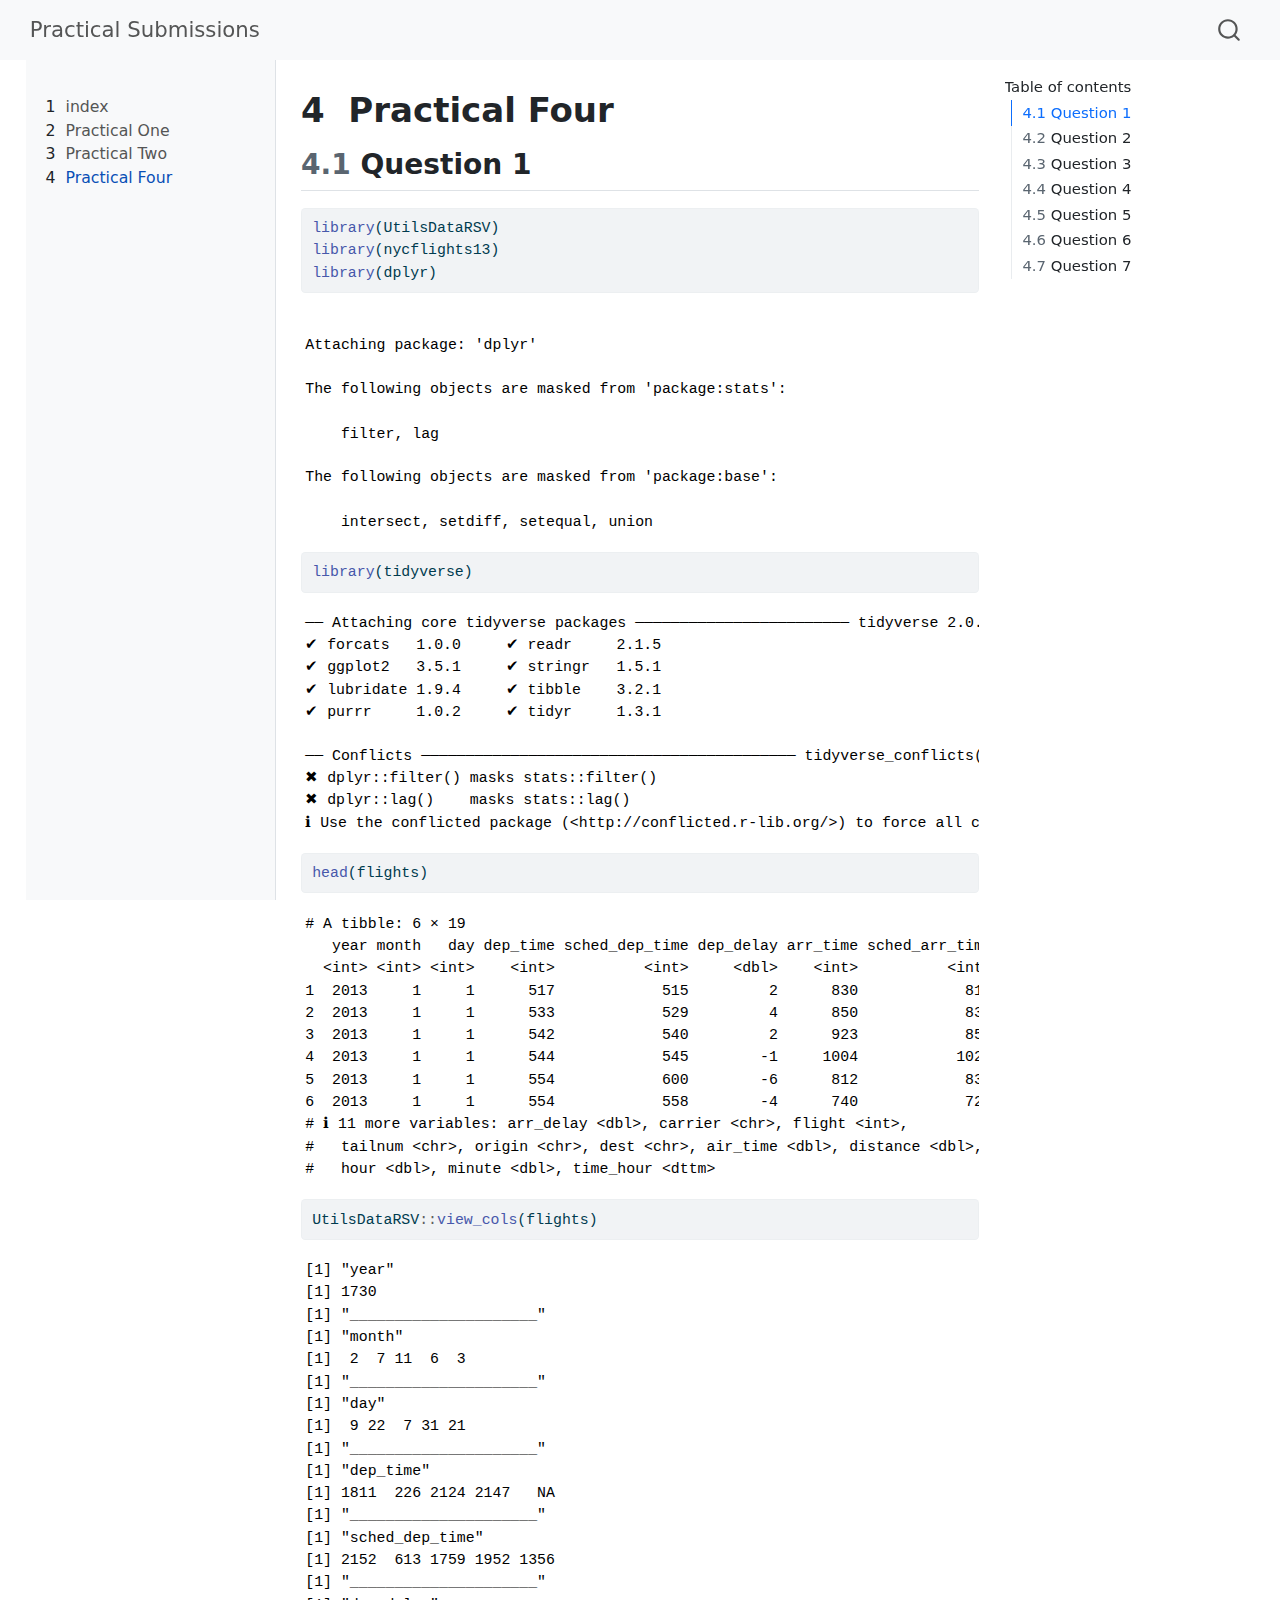
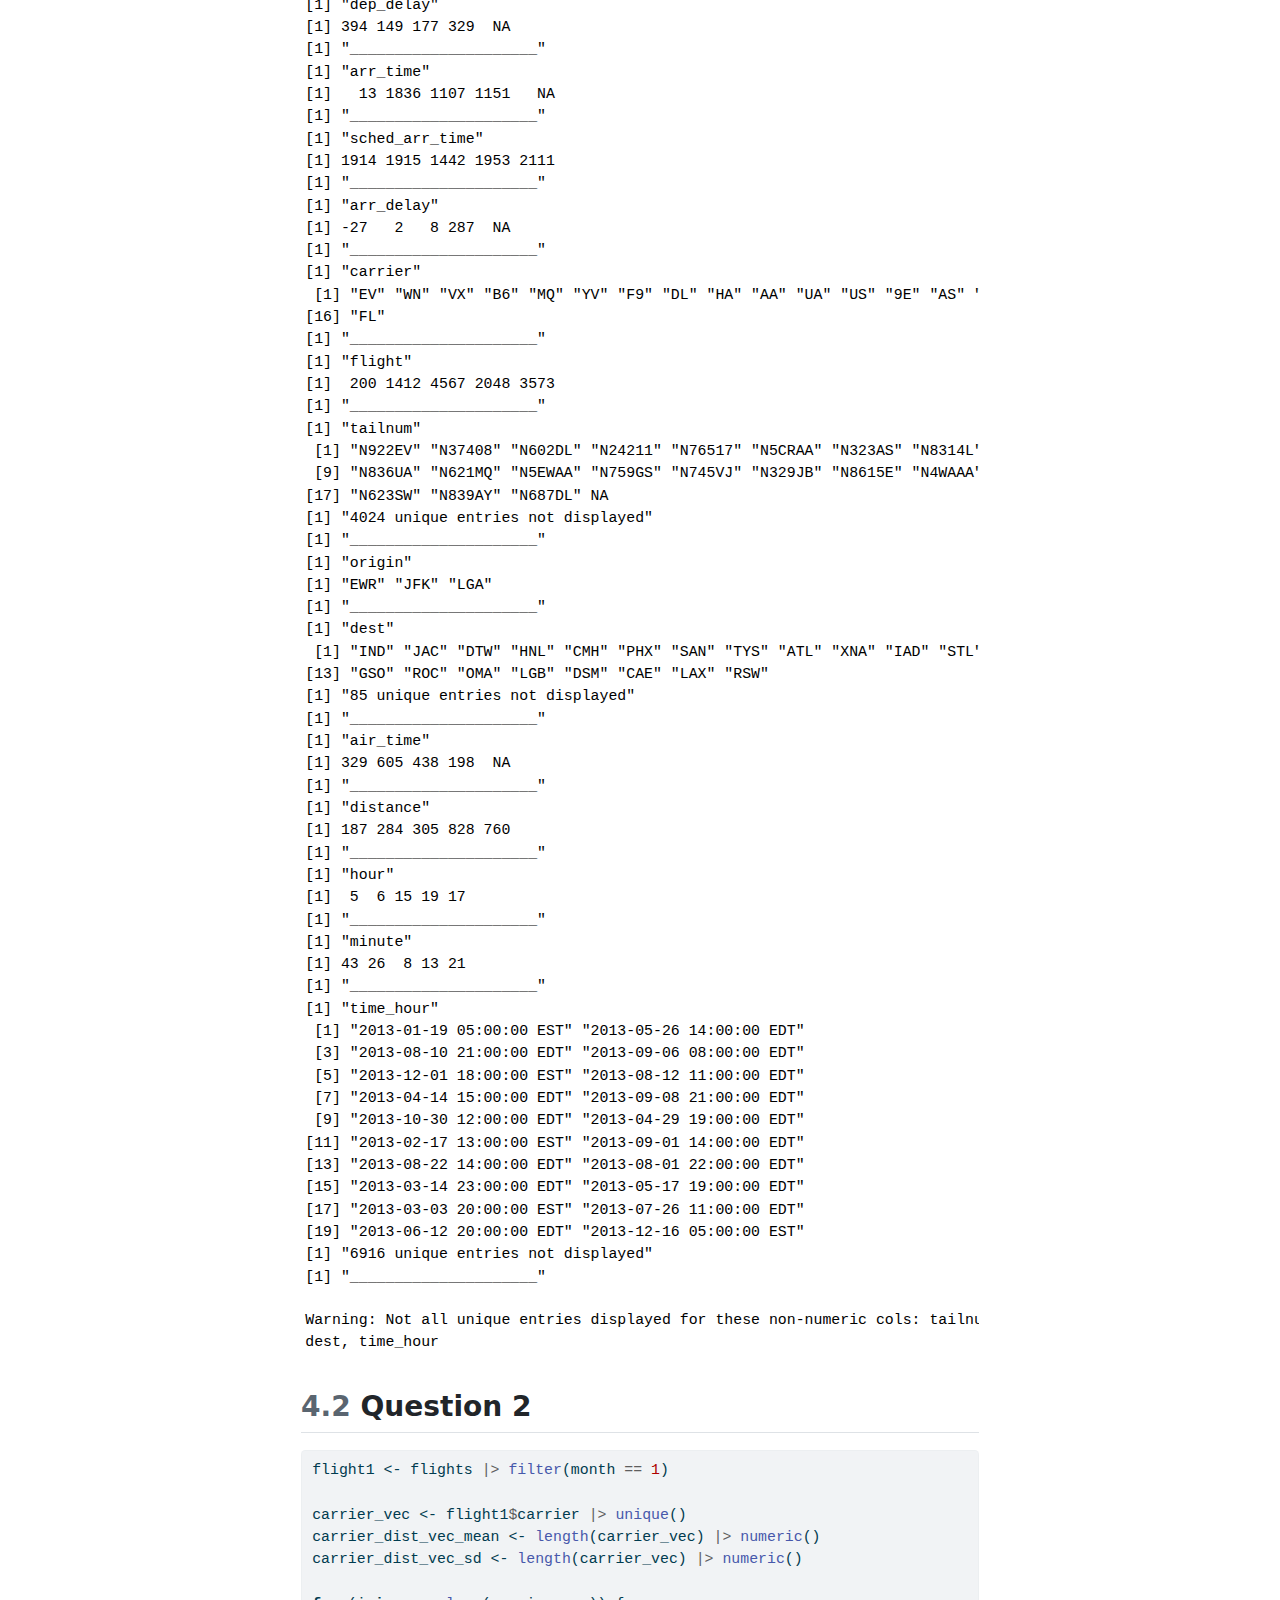
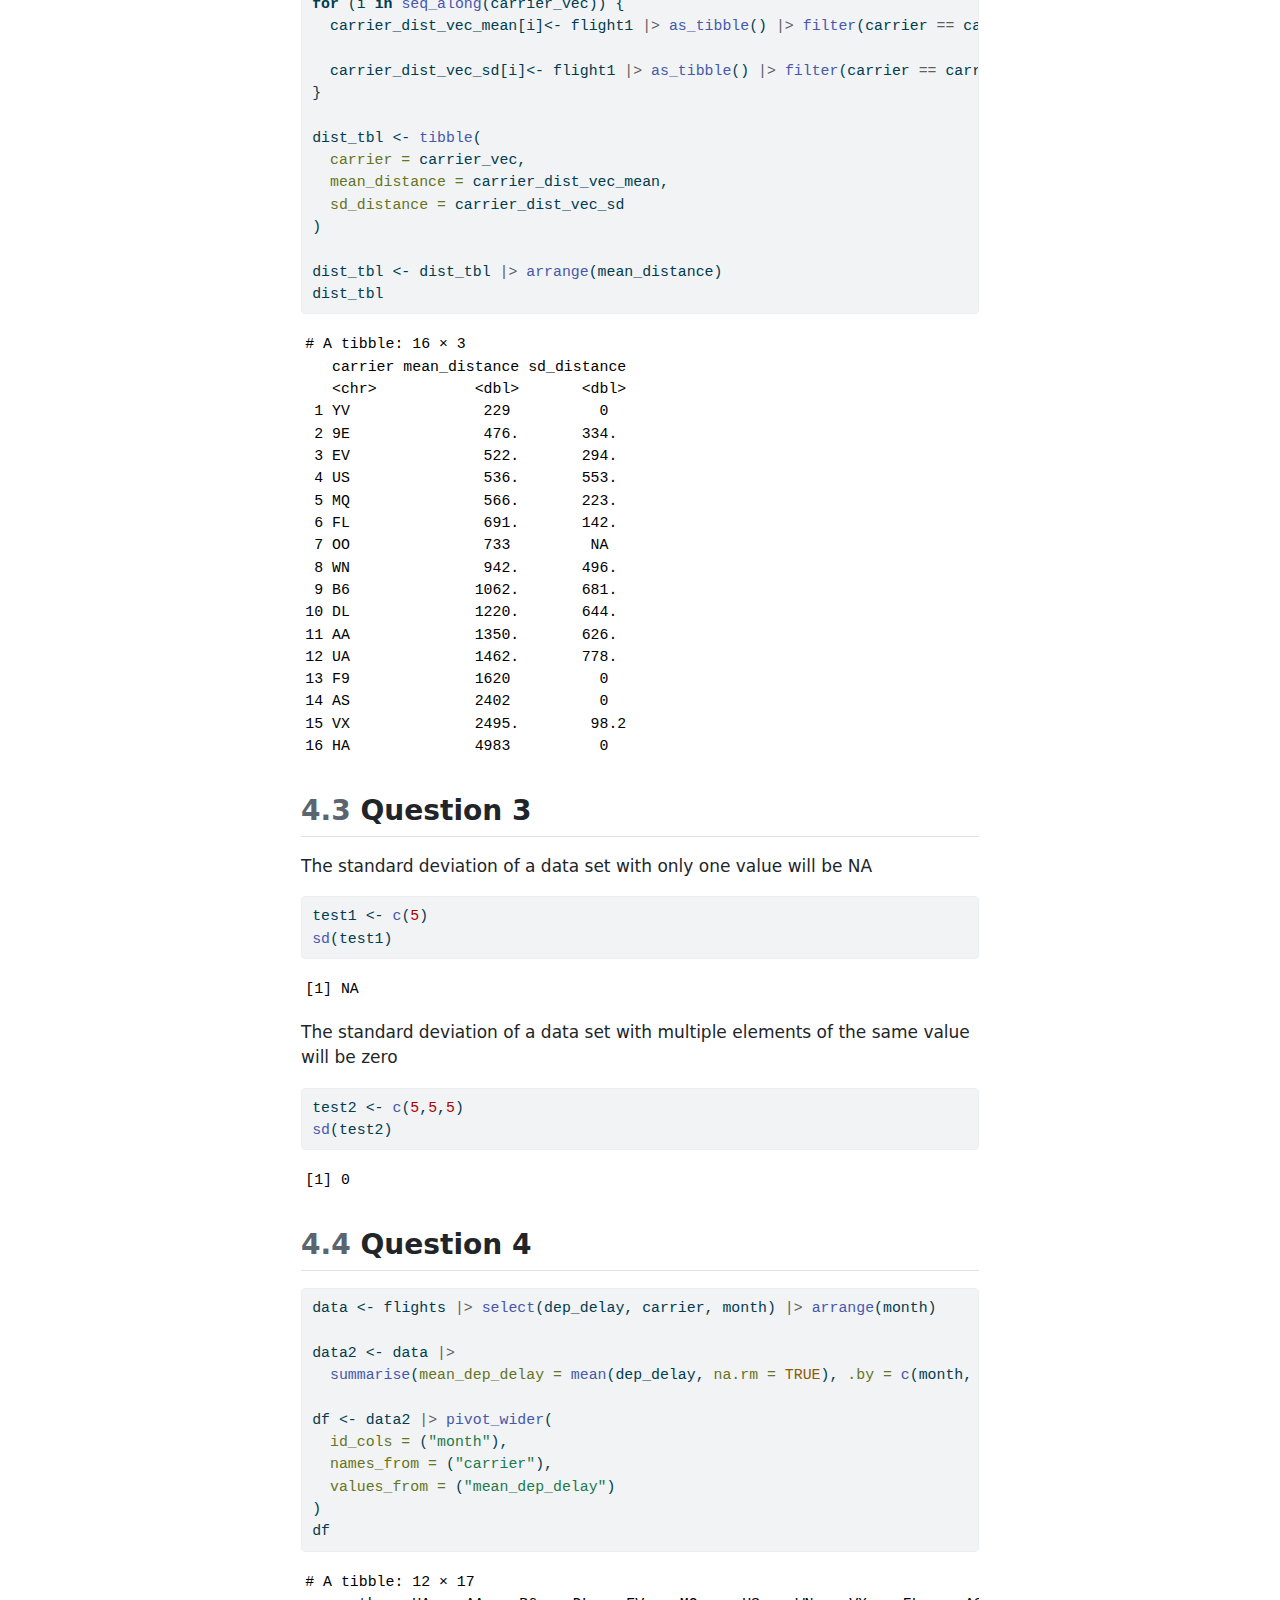
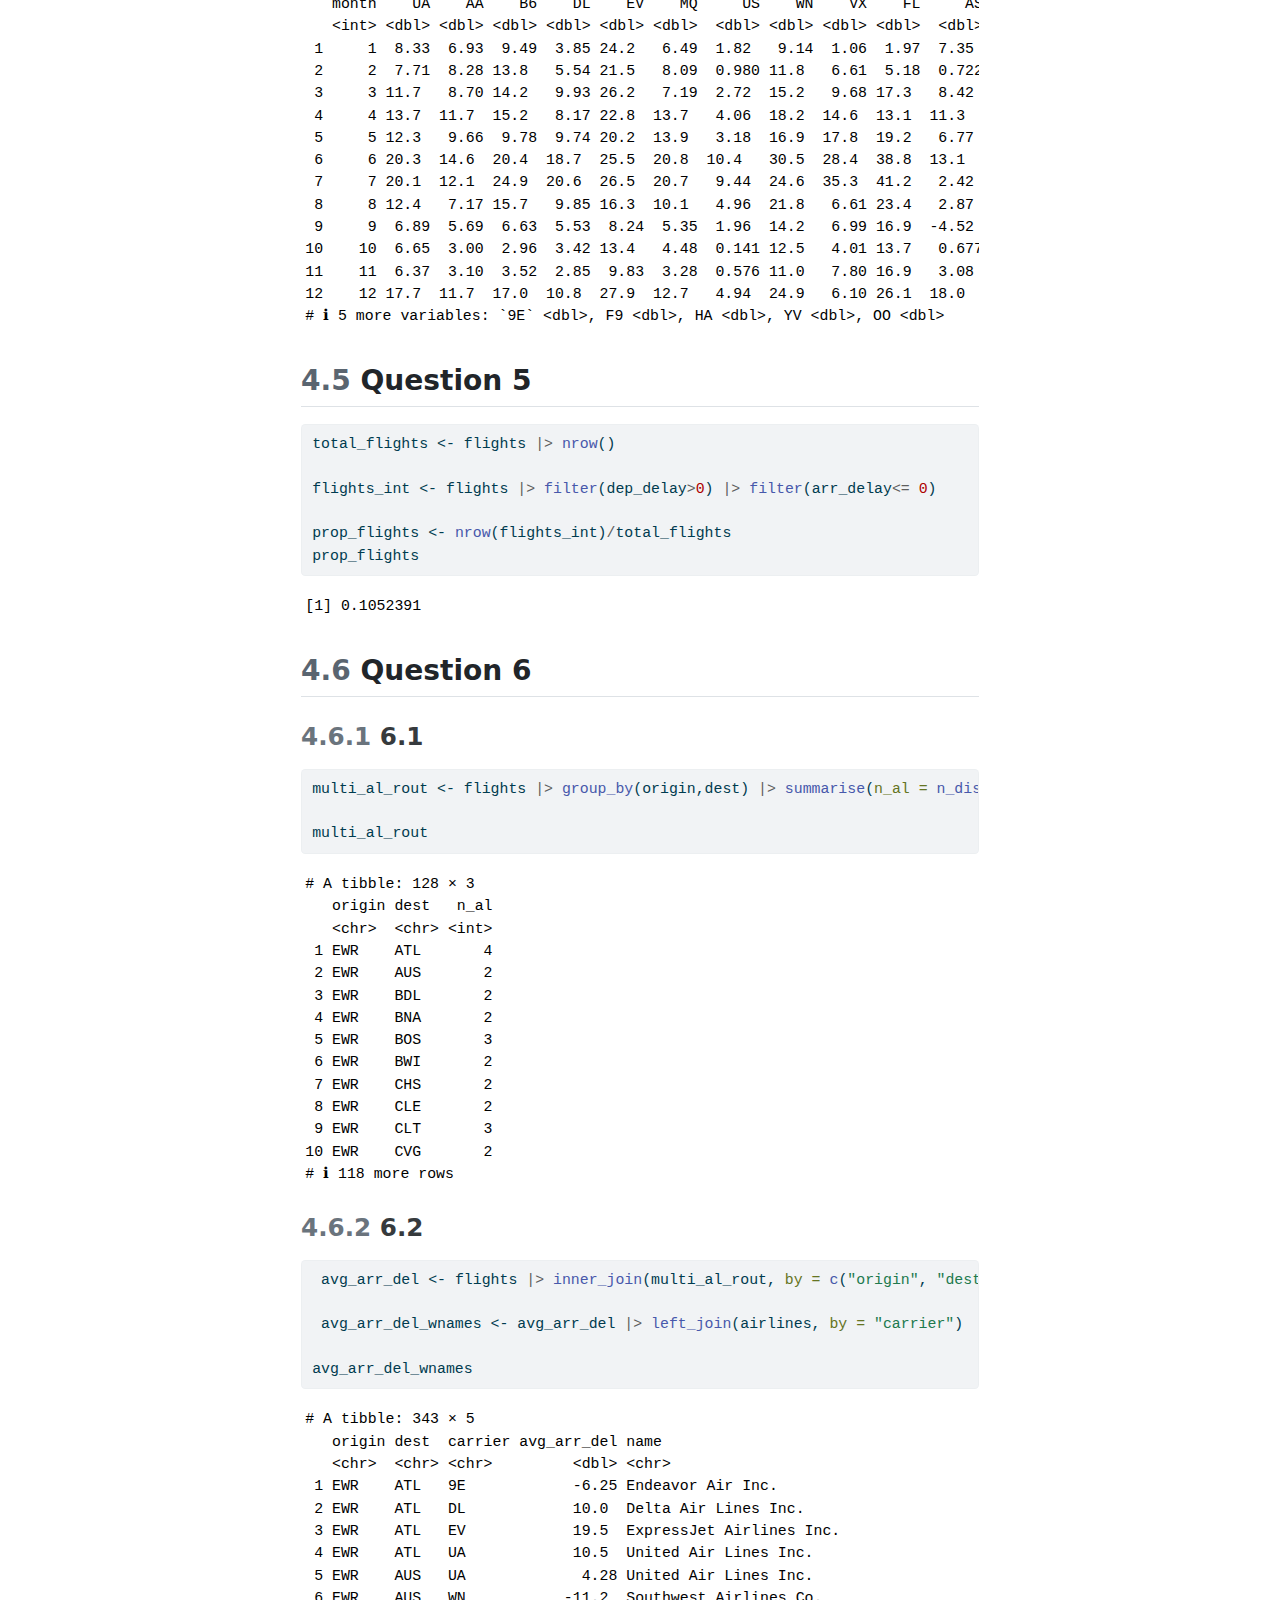
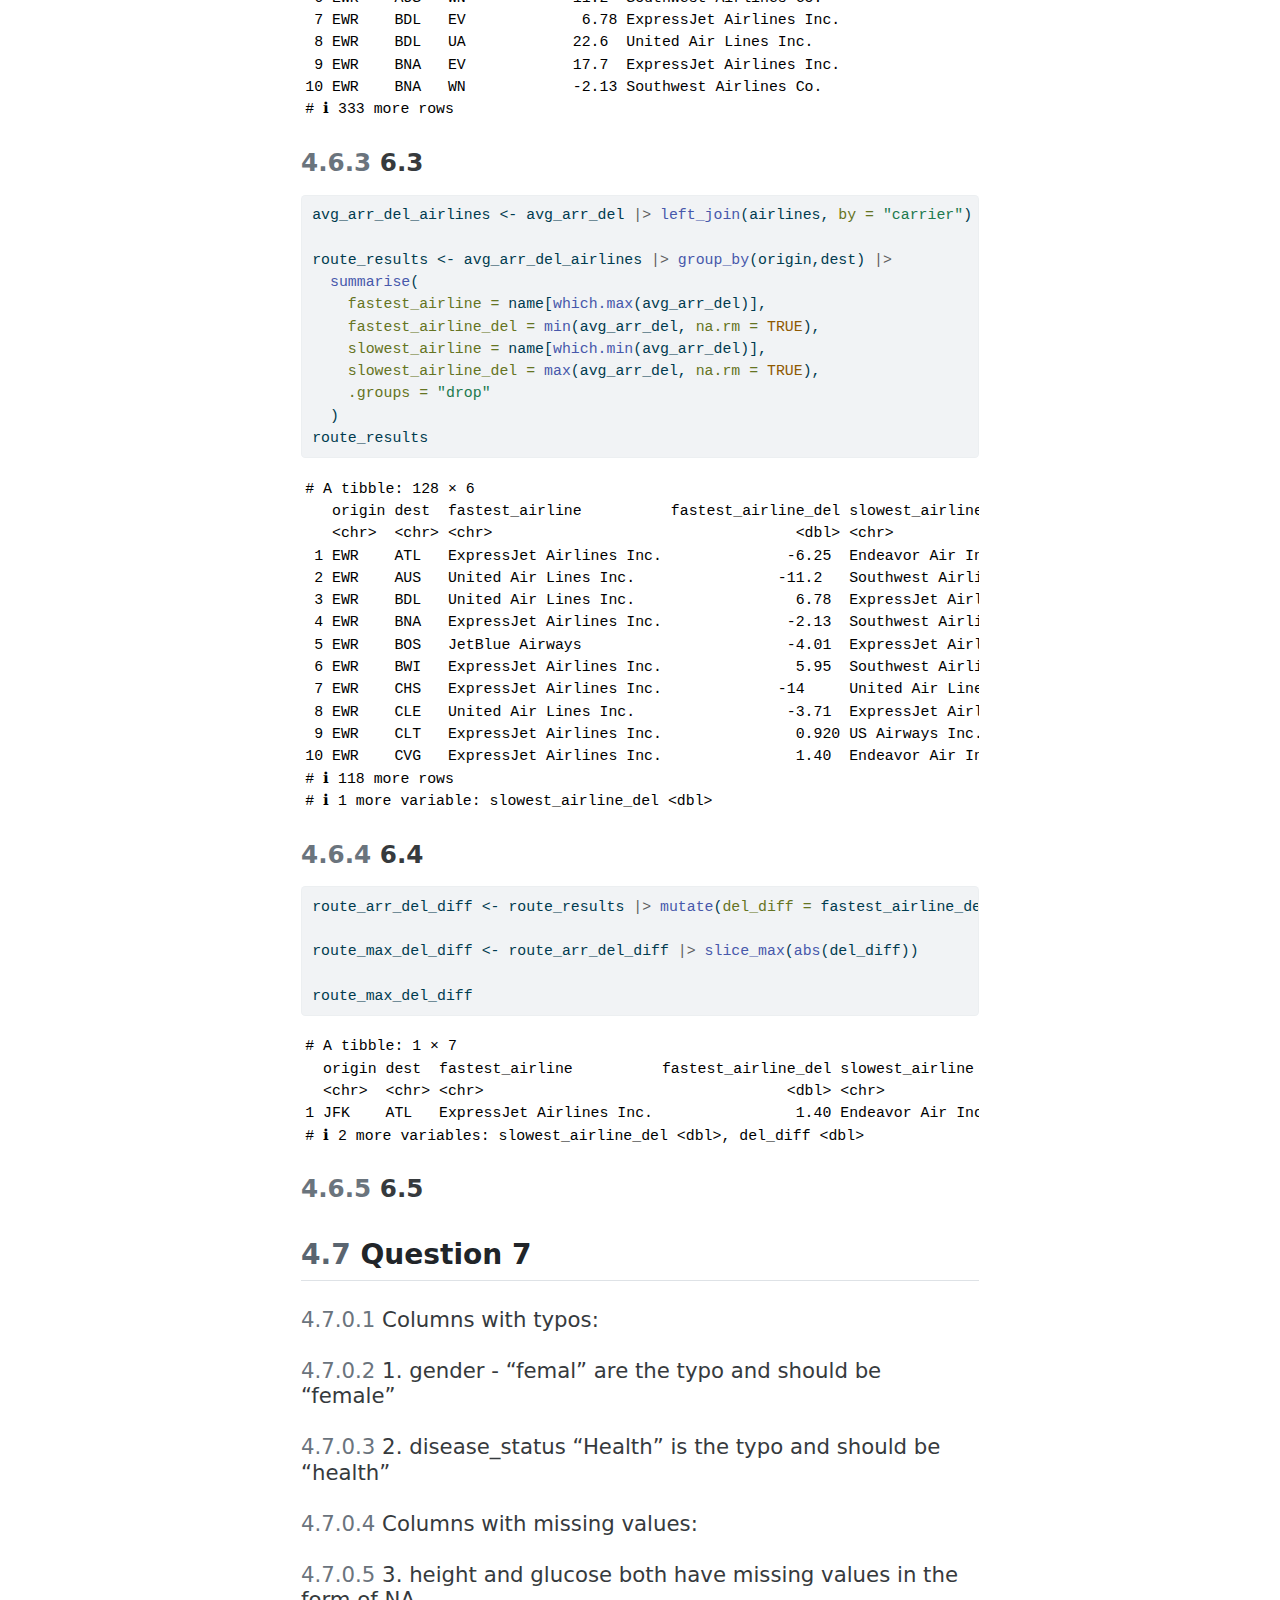
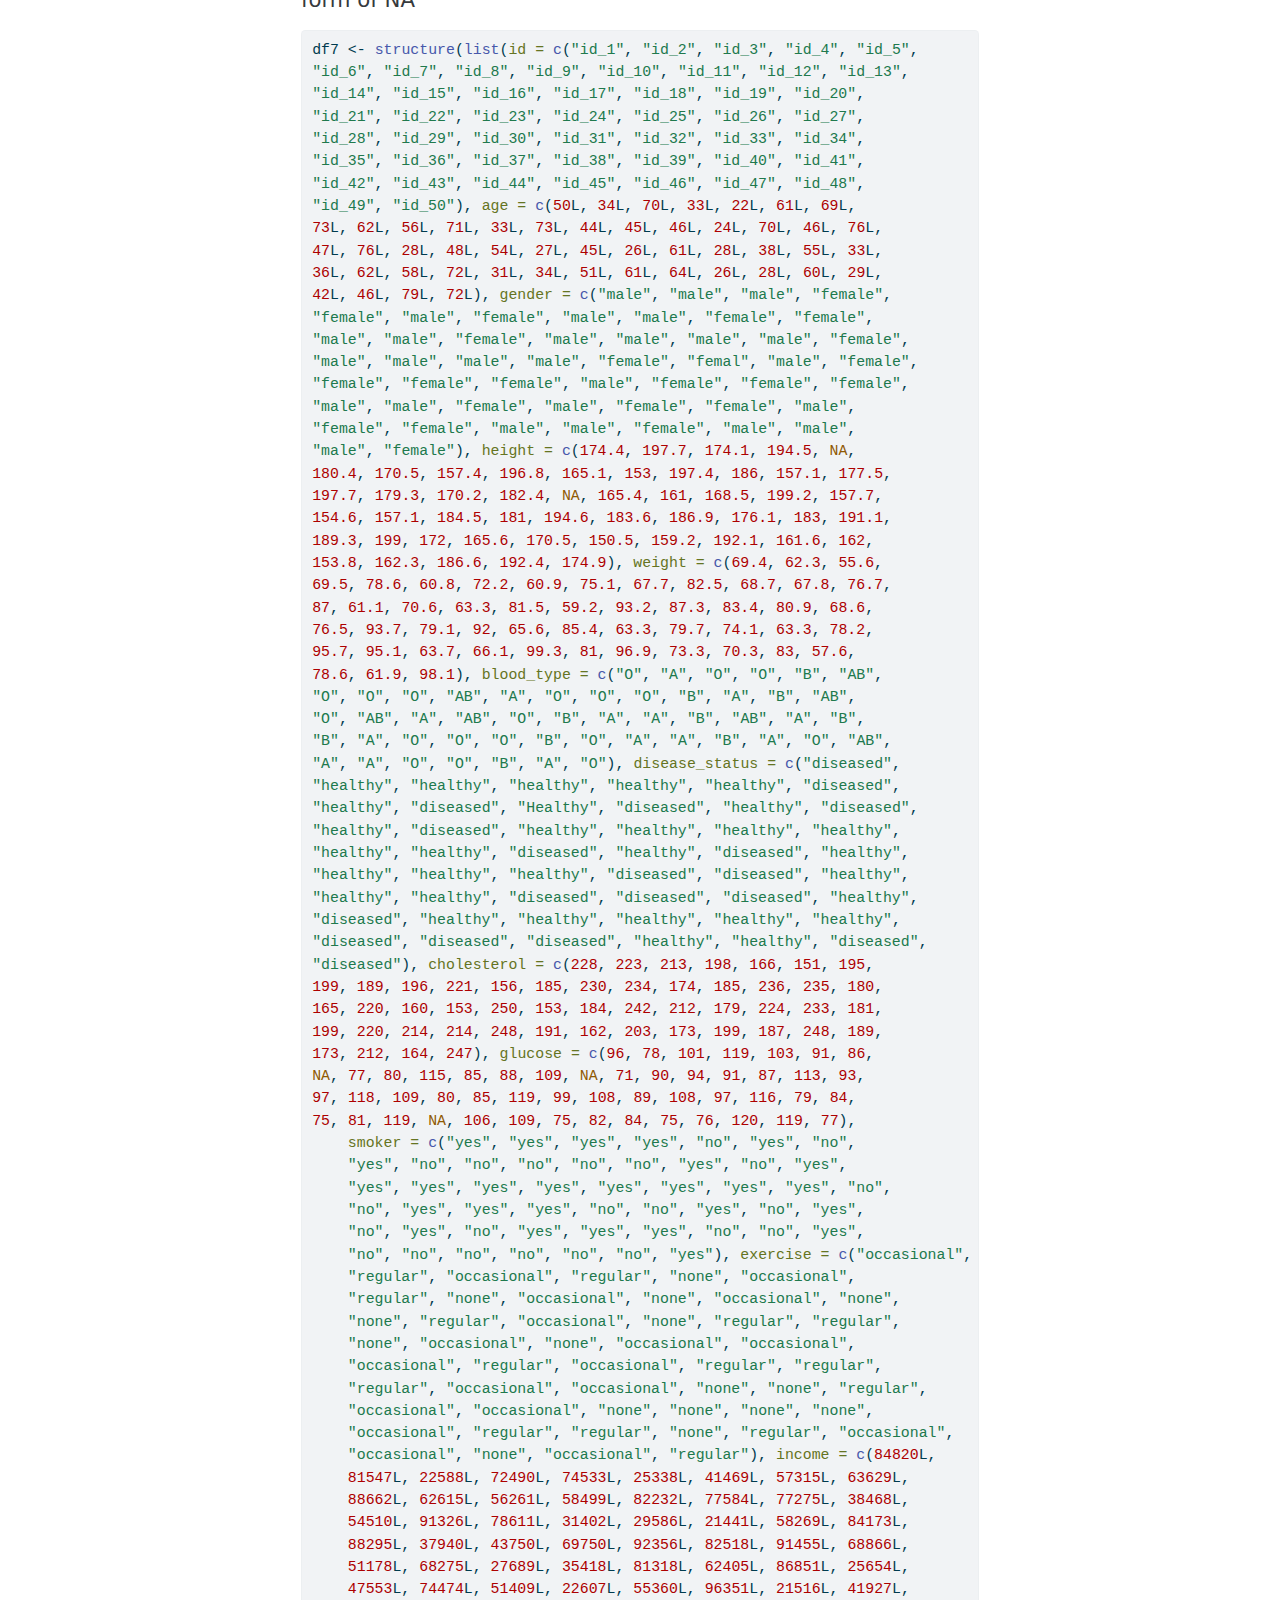
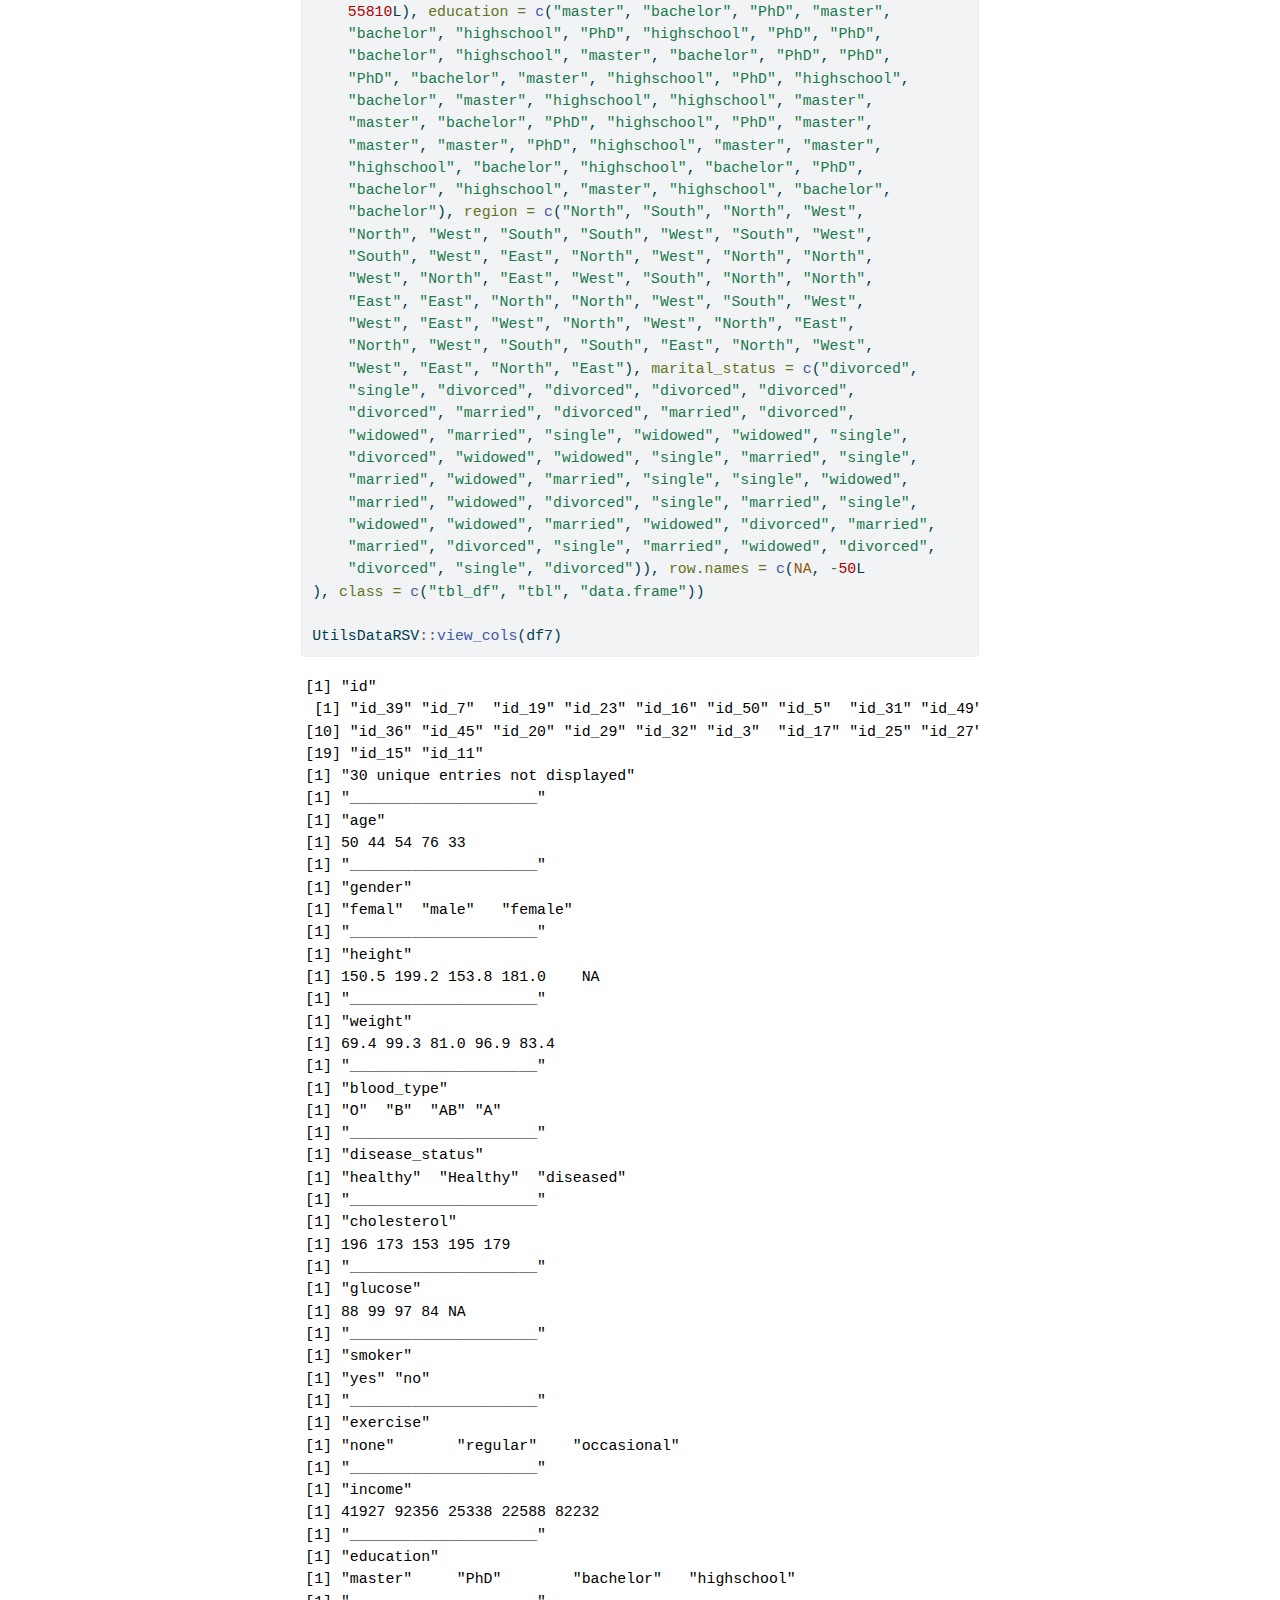
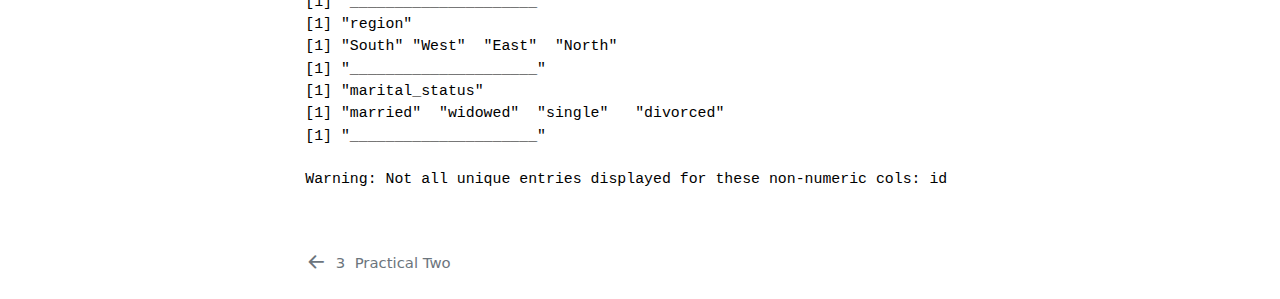
<file: docs/Practical Four.html>
<!DOCTYPE html>
<html xmlns="http://www.w3.org/1999/xhtml" lang="en" xml:lang="en"><head>

<meta charset="utf-8">
<meta name="generator" content="quarto-1.5.57">

<meta name="viewport" content="width=device-width, initial-scale=1.0, user-scalable=yes">


<title>4&nbsp; Practical Four – Practical Submissions</title>
<style>
code{white-space: pre-wrap;}
span.smallcaps{font-variant: small-caps;}
div.columns{display: flex; gap: min(4vw, 1.5em);}
div.column{flex: auto; overflow-x: auto;}
div.hanging-indent{margin-left: 1.5em; text-indent: -1.5em;}
ul.task-list{list-style: none;}
ul.task-list li input[type="checkbox"] {
  width: 0.8em;
  margin: 0 0.8em 0.2em -1em; /* quarto-specific, see https://github.com/quarto-dev/quarto-cli/issues/4556 */ 
  vertical-align: middle;
}
/* CSS for syntax highlighting */
pre > code.sourceCode { white-space: pre; position: relative; }
pre > code.sourceCode > span { line-height: 1.25; }
pre > code.sourceCode > span:empty { height: 1.2em; }
.sourceCode { overflow: visible; }
code.sourceCode > span { color: inherit; text-decoration: inherit; }
div.sourceCode { margin: 1em 0; }
pre.sourceCode { margin: 0; }
@media screen {
div.sourceCode { overflow: auto; }
}
@media print {
pre > code.sourceCode { white-space: pre-wrap; }
pre > code.sourceCode > span { display: inline-block; text-indent: -5em; padding-left: 5em; }
}
pre.numberSource code
  { counter-reset: source-line 0; }
pre.numberSource code > span
  { position: relative; left: -4em; counter-increment: source-line; }
pre.numberSource code > span > a:first-child::before
  { content: counter(source-line);
    position: relative; left: -1em; text-align: right; vertical-align: baseline;
    border: none; display: inline-block;
    -webkit-touch-callout: none; -webkit-user-select: none;
    -khtml-user-select: none; -moz-user-select: none;
    -ms-user-select: none; user-select: none;
    padding: 0 4px; width: 4em;
  }
pre.numberSource { margin-left: 3em;  padding-left: 4px; }
div.sourceCode
  {   }
@media screen {
pre > code.sourceCode > span > a:first-child::before { text-decoration: underline; }
}
</style>


<script src="site_libs/quarto-nav/quarto-nav.js"></script>
<script src="site_libs/quarto-nav/headroom.min.js"></script>
<script src="site_libs/clipboard/clipboard.min.js"></script>
<script src="site_libs/quarto-search/autocomplete.umd.js"></script>
<script src="site_libs/quarto-search/fuse.min.js"></script>
<script src="site_libs/quarto-search/quarto-search.js"></script>
<meta name="quarto:offset" content="./">
<link href="./Practical Two.html" rel="prev">
<script src="site_libs/quarto-html/quarto.js"></script>
<script src="site_libs/quarto-html/popper.min.js"></script>
<script src="site_libs/quarto-html/tippy.umd.min.js"></script>
<script src="site_libs/quarto-html/anchor.min.js"></script>
<link href="site_libs/quarto-html/tippy.css" rel="stylesheet">
<link href="site_libs/quarto-html/quarto-syntax-highlighting.css" rel="stylesheet" id="quarto-text-highlighting-styles">
<script src="site_libs/bootstrap/bootstrap.min.js"></script>
<link href="site_libs/bootstrap/bootstrap-icons.css" rel="stylesheet">
<link href="site_libs/bootstrap/bootstrap.min.css" rel="stylesheet" id="quarto-bootstrap" data-mode="light">
<script id="quarto-search-options" type="application/json">{
  "location": "navbar",
  "copy-button": false,
  "collapse-after": 3,
  "panel-placement": "end",
  "type": "overlay",
  "limit": 50,
  "keyboard-shortcut": [
    "f",
    "/",
    "s"
  ],
  "show-item-context": false,
  "language": {
    "search-no-results-text": "No results",
    "search-matching-documents-text": "matching documents",
    "search-copy-link-title": "Copy link to search",
    "search-hide-matches-text": "Hide additional matches",
    "search-more-match-text": "more match in this document",
    "search-more-matches-text": "more matches in this document",
    "search-clear-button-title": "Clear",
    "search-text-placeholder": "",
    "search-detached-cancel-button-title": "Cancel",
    "search-submit-button-title": "Submit",
    "search-label": "Search"
  }
}</script>


</head>

<body class="nav-sidebar floating nav-fixed">

<div id="quarto-search-results"></div>
  <header id="quarto-header" class="headroom fixed-top">
    <nav class="navbar navbar-expand-lg " data-bs-theme="dark">
      <div class="navbar-container container-fluid">
      <div class="navbar-brand-container mx-auto">
    <a class="navbar-brand" href="./index.html">
    <span class="navbar-title">Practical Submissions</span>
    </a>
  </div>
        <div class="quarto-navbar-tools tools-end">
</div>
          <div id="quarto-search" class="" title="Search"></div>
      </div> <!-- /container-fluid -->
    </nav>
  <nav class="quarto-secondary-nav">
    <div class="container-fluid d-flex">
      <button type="button" class="quarto-btn-toggle btn" data-bs-toggle="collapse" role="button" data-bs-target=".quarto-sidebar-collapse-item" aria-controls="quarto-sidebar" aria-expanded="false" aria-label="Toggle sidebar navigation" onclick="if (window.quartoToggleHeadroom) { window.quartoToggleHeadroom(); }">
        <i class="bi bi-layout-text-sidebar-reverse"></i>
      </button>
        <nav class="quarto-page-breadcrumbs" aria-label="breadcrumb"><ol class="breadcrumb"><li class="breadcrumb-item"><a href="./Practical Four.html"><span class="chapter-number">4</span>&nbsp; <span class="chapter-title">Practical Four</span></a></li></ol></nav>
        <a class="flex-grow-1" role="navigation" data-bs-toggle="collapse" data-bs-target=".quarto-sidebar-collapse-item" aria-controls="quarto-sidebar" aria-expanded="false" aria-label="Toggle sidebar navigation" onclick="if (window.quartoToggleHeadroom) { window.quartoToggleHeadroom(); }">      
        </a>
    </div>
  </nav>
</header>
<!-- content -->
<div id="quarto-content" class="quarto-container page-columns page-rows-contents page-layout-article page-navbar">
<!-- sidebar -->
  <nav id="quarto-sidebar" class="sidebar collapse collapse-horizontal quarto-sidebar-collapse-item sidebar-navigation floating overflow-auto">
    <div class="sidebar-menu-container"> 
    <ul class="list-unstyled mt-1">
        <li class="sidebar-item">
  <div class="sidebar-item-container"> 
  <a href="./index.html" class="sidebar-item-text sidebar-link">
 <span class="menu-text"><span class="chapter-number">1</span>&nbsp; <span class="chapter-title">index</span></span></a>
  </div>
</li>
        <li class="sidebar-item">
  <div class="sidebar-item-container"> 
  <a href="./Practical One.html" class="sidebar-item-text sidebar-link">
 <span class="menu-text"><span class="chapter-number">2</span>&nbsp; <span class="chapter-title">Practical One</span></span></a>
  </div>
</li>
        <li class="sidebar-item">
  <div class="sidebar-item-container"> 
  <a href="./Practical Two.html" class="sidebar-item-text sidebar-link">
 <span class="menu-text"><span class="chapter-number">3</span>&nbsp; <span class="chapter-title">Practical Two</span></span></a>
  </div>
</li>
        <li class="sidebar-item">
  <div class="sidebar-item-container"> 
  <a href="./Practical Four.html" class="sidebar-item-text sidebar-link active">
 <span class="menu-text"><span class="chapter-number">4</span>&nbsp; <span class="chapter-title">Practical Four</span></span></a>
  </div>
</li>
    </ul>
    </div>
</nav>
<div id="quarto-sidebar-glass" class="quarto-sidebar-collapse-item" data-bs-toggle="collapse" data-bs-target=".quarto-sidebar-collapse-item"></div>
<!-- margin-sidebar -->
    <div id="quarto-margin-sidebar" class="sidebar margin-sidebar">
        <nav id="TOC" role="doc-toc" class="toc-active">
    <h2 id="toc-title">Table of contents</h2>
   
  <ul>
  <li><a href="#question-1" id="toc-question-1" class="nav-link active" data-scroll-target="#question-1"><span class="header-section-number">4.1</span> Question 1</a></li>
  <li><a href="#question-2" id="toc-question-2" class="nav-link" data-scroll-target="#question-2"><span class="header-section-number">4.2</span> Question 2</a></li>
  <li><a href="#question-3" id="toc-question-3" class="nav-link" data-scroll-target="#question-3"><span class="header-section-number">4.3</span> Question 3</a></li>
  <li><a href="#question-4" id="toc-question-4" class="nav-link" data-scroll-target="#question-4"><span class="header-section-number">4.4</span> Question 4</a></li>
  <li><a href="#question-5" id="toc-question-5" class="nav-link" data-scroll-target="#question-5"><span class="header-section-number">4.5</span> Question 5</a></li>
  <li><a href="#question-6" id="toc-question-6" class="nav-link" data-scroll-target="#question-6"><span class="header-section-number">4.6</span> Question 6</a>
  <ul class="collapse">
  <li><a href="#section" id="toc-section" class="nav-link" data-scroll-target="#section"><span class="header-section-number">4.6.1</span> 6.1</a></li>
  <li><a href="#section-1" id="toc-section-1" class="nav-link" data-scroll-target="#section-1"><span class="header-section-number">4.6.2</span> 6.2</a></li>
  <li><a href="#section-2" id="toc-section-2" class="nav-link" data-scroll-target="#section-2"><span class="header-section-number">4.6.3</span> 6.3</a></li>
  <li><a href="#section-3" id="toc-section-3" class="nav-link" data-scroll-target="#section-3"><span class="header-section-number">4.6.4</span> 6.4</a></li>
  <li><a href="#section-4" id="toc-section-4" class="nav-link" data-scroll-target="#section-4"><span class="header-section-number">4.6.5</span> 6.5</a></li>
  </ul></li>
  <li><a href="#question-7" id="toc-question-7" class="nav-link" data-scroll-target="#question-7"><span class="header-section-number">4.7</span> Question 7</a></li>
  </ul>
</nav>
    </div>
<!-- main -->
<main class="content" id="quarto-document-content">

<header id="title-block-header" class="quarto-title-block default">
<div class="quarto-title">
<h1 class="title"><span class="chapter-number">4</span>&nbsp; <span class="chapter-title">Practical Four</span></h1>
</div>



<div class="quarto-title-meta">

    
  
    
  </div>
  


</header>


<section id="question-1" class="level2" data-number="4.1">
<h2 data-number="4.1" class="anchored" data-anchor-id="question-1"><span class="header-section-number">4.1</span> Question 1</h2>
<div class="cell">
<div class="sourceCode cell-code" id="cb1"><pre class="sourceCode r code-with-copy"><code class="sourceCode r"><span id="cb1-1"><a href="#cb1-1" aria-hidden="true" tabindex="-1"></a><span class="fu">library</span>(UtilsDataRSV)</span>
<span id="cb1-2"><a href="#cb1-2" aria-hidden="true" tabindex="-1"></a><span class="fu">library</span>(nycflights13)</span>
<span id="cb1-3"><a href="#cb1-3" aria-hidden="true" tabindex="-1"></a><span class="fu">library</span>(dplyr)</span></code><button title="Copy to Clipboard" class="code-copy-button"><i class="bi"></i></button></pre></div>
<div class="cell-output cell-output-stderr">
<pre><code>
Attaching package: 'dplyr'</code></pre>
</div>
<div class="cell-output cell-output-stderr">
<pre><code>The following objects are masked from 'package:stats':

    filter, lag</code></pre>
</div>
<div class="cell-output cell-output-stderr">
<pre><code>The following objects are masked from 'package:base':

    intersect, setdiff, setequal, union</code></pre>
</div>
<div class="sourceCode cell-code" id="cb5"><pre class="sourceCode r code-with-copy"><code class="sourceCode r"><span id="cb5-1"><a href="#cb5-1" aria-hidden="true" tabindex="-1"></a><span class="fu">library</span>(tidyverse)</span></code><button title="Copy to Clipboard" class="code-copy-button"><i class="bi"></i></button></pre></div>
<div class="cell-output cell-output-stderr">
<pre><code>── Attaching core tidyverse packages ──────────────────────── tidyverse 2.0.0 ──
✔ forcats   1.0.0     ✔ readr     2.1.5
✔ ggplot2   3.5.1     ✔ stringr   1.5.1
✔ lubridate 1.9.4     ✔ tibble    3.2.1
✔ purrr     1.0.2     ✔ tidyr     1.3.1</code></pre>
</div>
<div class="cell-output cell-output-stderr">
<pre><code>── Conflicts ────────────────────────────────────────── tidyverse_conflicts() ──
✖ dplyr::filter() masks stats::filter()
✖ dplyr::lag()    masks stats::lag()
ℹ Use the conflicted package (&lt;http://conflicted.r-lib.org/&gt;) to force all conflicts to become errors</code></pre>
</div>
<div class="sourceCode cell-code" id="cb8"><pre class="sourceCode r code-with-copy"><code class="sourceCode r"><span id="cb8-1"><a href="#cb8-1" aria-hidden="true" tabindex="-1"></a><span class="fu">head</span>(flights)</span></code><button title="Copy to Clipboard" class="code-copy-button"><i class="bi"></i></button></pre></div>
<div class="cell-output cell-output-stdout">
<pre><code># A tibble: 6 × 19
   year month   day dep_time sched_dep_time dep_delay arr_time sched_arr_time
  &lt;int&gt; &lt;int&gt; &lt;int&gt;    &lt;int&gt;          &lt;int&gt;     &lt;dbl&gt;    &lt;int&gt;          &lt;int&gt;
1  2013     1     1      517            515         2      830            819
2  2013     1     1      533            529         4      850            830
3  2013     1     1      542            540         2      923            850
4  2013     1     1      544            545        -1     1004           1022
5  2013     1     1      554            600        -6      812            837
6  2013     1     1      554            558        -4      740            728
# ℹ 11 more variables: arr_delay &lt;dbl&gt;, carrier &lt;chr&gt;, flight &lt;int&gt;,
#   tailnum &lt;chr&gt;, origin &lt;chr&gt;, dest &lt;chr&gt;, air_time &lt;dbl&gt;, distance &lt;dbl&gt;,
#   hour &lt;dbl&gt;, minute &lt;dbl&gt;, time_hour &lt;dttm&gt;</code></pre>
</div>
<div class="sourceCode cell-code" id="cb10"><pre class="sourceCode r code-with-copy"><code class="sourceCode r"><span id="cb10-1"><a href="#cb10-1" aria-hidden="true" tabindex="-1"></a>UtilsDataRSV<span class="sc">::</span><span class="fu">view_cols</span>(flights)</span></code><button title="Copy to Clipboard" class="code-copy-button"><i class="bi"></i></button></pre></div>
<div class="cell-output cell-output-stdout">
<pre><code>[1] "year"
[1] 1730
[1] "_____________________"
[1] "month"
[1]  2  7 11  6  3
[1] "_____________________"
[1] "day"
[1]  9 22  7 31 21
[1] "_____________________"
[1] "dep_time"
[1] 1811  226 2124 2147   NA
[1] "_____________________"
[1] "sched_dep_time"
[1] 2152  613 1759 1952 1356
[1] "_____________________"
[1] "dep_delay"
[1] 394 149 177 329  NA
[1] "_____________________"
[1] "arr_time"
[1]   13 1836 1107 1151   NA
[1] "_____________________"
[1] "sched_arr_time"
[1] 1914 1915 1442 1953 2111
[1] "_____________________"
[1] "arr_delay"
[1] -27   2   8 287  NA
[1] "_____________________"
[1] "carrier"
 [1] "EV" "WN" "VX" "B6" "MQ" "YV" "F9" "DL" "HA" "AA" "UA" "US" "9E" "AS" "OO"
[16] "FL"
[1] "_____________________"
[1] "flight"
[1]  200 1412 4567 2048 3573
[1] "_____________________"
[1] "tailnum"
 [1] "N922EV" "N37408" "N602DL" "N24211" "N76517" "N5CRAA" "N323AS" "N8314L"
 [9] "N836UA" "N621MQ" "N5EWAA" "N759GS" "N745VJ" "N329JB" "N8615E" "N4WAAA"
[17] "N623SW" "N839AY" "N687DL" NA      
[1] "4024 unique entries not displayed"
[1] "_____________________"
[1] "origin"
[1] "EWR" "JFK" "LGA"
[1] "_____________________"
[1] "dest"
 [1] "IND" "JAC" "DTW" "HNL" "CMH" "PHX" "SAN" "TYS" "ATL" "XNA" "IAD" "STL"
[13] "GSO" "ROC" "OMA" "LGB" "DSM" "CAE" "LAX" "RSW"
[1] "85 unique entries not displayed"
[1] "_____________________"
[1] "air_time"
[1] 329 605 438 198  NA
[1] "_____________________"
[1] "distance"
[1] 187 284 305 828 760
[1] "_____________________"
[1] "hour"
[1]  5  6 15 19 17
[1] "_____________________"
[1] "minute"
[1] 43 26  8 13 21
[1] "_____________________"
[1] "time_hour"
 [1] "2013-01-19 05:00:00 EST" "2013-05-26 14:00:00 EDT"
 [3] "2013-08-10 21:00:00 EDT" "2013-09-06 08:00:00 EDT"
 [5] "2013-12-01 18:00:00 EST" "2013-08-12 11:00:00 EDT"
 [7] "2013-04-14 15:00:00 EDT" "2013-09-08 21:00:00 EDT"
 [9] "2013-10-30 12:00:00 EDT" "2013-04-29 19:00:00 EDT"
[11] "2013-02-17 13:00:00 EST" "2013-09-01 14:00:00 EDT"
[13] "2013-08-22 14:00:00 EDT" "2013-08-01 22:00:00 EDT"
[15] "2013-03-14 23:00:00 EDT" "2013-05-17 19:00:00 EDT"
[17] "2013-03-03 20:00:00 EST" "2013-07-26 11:00:00 EDT"
[19] "2013-06-12 20:00:00 EDT" "2013-12-16 05:00:00 EST"
[1] "6916 unique entries not displayed"
[1] "_____________________"</code></pre>
</div>
<div class="cell-output cell-output-stderr">
<pre><code>Warning: Not all unique entries displayed for these non-numeric cols: tailnum,
dest, time_hour</code></pre>
</div>
</div>
</section>
<section id="question-2" class="level2" data-number="4.2">
<h2 data-number="4.2" class="anchored" data-anchor-id="question-2"><span class="header-section-number">4.2</span> Question 2</h2>
<div class="cell">
<div class="sourceCode cell-code" id="cb13"><pre class="sourceCode r code-with-copy"><code class="sourceCode r"><span id="cb13-1"><a href="#cb13-1" aria-hidden="true" tabindex="-1"></a>flight1 <span class="ot">&lt;-</span> flights <span class="sc">|&gt;</span> <span class="fu">filter</span>(month <span class="sc">==</span> <span class="dv">1</span>)</span>
<span id="cb13-2"><a href="#cb13-2" aria-hidden="true" tabindex="-1"></a></span>
<span id="cb13-3"><a href="#cb13-3" aria-hidden="true" tabindex="-1"></a>carrier_vec <span class="ot">&lt;-</span> flight1<span class="sc">$</span>carrier <span class="sc">|&gt;</span> <span class="fu">unique</span>() </span>
<span id="cb13-4"><a href="#cb13-4" aria-hidden="true" tabindex="-1"></a>carrier_dist_vec_mean <span class="ot">&lt;-</span> <span class="fu">length</span>(carrier_vec) <span class="sc">|&gt;</span> <span class="fu">numeric</span>()</span>
<span id="cb13-5"><a href="#cb13-5" aria-hidden="true" tabindex="-1"></a>carrier_dist_vec_sd <span class="ot">&lt;-</span> <span class="fu">length</span>(carrier_vec) <span class="sc">|&gt;</span> <span class="fu">numeric</span>()</span>
<span id="cb13-6"><a href="#cb13-6" aria-hidden="true" tabindex="-1"></a></span>
<span id="cb13-7"><a href="#cb13-7" aria-hidden="true" tabindex="-1"></a><span class="cf">for</span> (i <span class="cf">in</span> <span class="fu">seq_along</span>(carrier_vec)) {</span>
<span id="cb13-8"><a href="#cb13-8" aria-hidden="true" tabindex="-1"></a>  carrier_dist_vec_mean[i]<span class="ot">&lt;-</span> flight1 <span class="sc">|&gt;</span> <span class="fu">as_tibble</span>() <span class="sc">|&gt;</span> <span class="fu">filter</span>(carrier <span class="sc">==</span> carrier_vec[i]) <span class="sc">|&gt;</span> <span class="fu">pull</span>(distance) <span class="sc">|&gt;</span><span class="fu">mean</span>()</span>
<span id="cb13-9"><a href="#cb13-9" aria-hidden="true" tabindex="-1"></a>  </span>
<span id="cb13-10"><a href="#cb13-10" aria-hidden="true" tabindex="-1"></a>  carrier_dist_vec_sd[i]<span class="ot">&lt;-</span> flight1 <span class="sc">|&gt;</span> <span class="fu">as_tibble</span>() <span class="sc">|&gt;</span> <span class="fu">filter</span>(carrier <span class="sc">==</span> carrier_vec[i]) <span class="sc">|&gt;</span> <span class="fu">pull</span>(distance) <span class="sc">|&gt;</span> <span class="fu">sd</span>()</span>
<span id="cb13-11"><a href="#cb13-11" aria-hidden="true" tabindex="-1"></a>}</span>
<span id="cb13-12"><a href="#cb13-12" aria-hidden="true" tabindex="-1"></a></span>
<span id="cb13-13"><a href="#cb13-13" aria-hidden="true" tabindex="-1"></a>dist_tbl <span class="ot">&lt;-</span> <span class="fu">tibble</span>(</span>
<span id="cb13-14"><a href="#cb13-14" aria-hidden="true" tabindex="-1"></a>  <span class="at">carrier =</span> carrier_vec,</span>
<span id="cb13-15"><a href="#cb13-15" aria-hidden="true" tabindex="-1"></a>  <span class="at">mean_distance =</span> carrier_dist_vec_mean,</span>
<span id="cb13-16"><a href="#cb13-16" aria-hidden="true" tabindex="-1"></a>  <span class="at">sd_distance =</span> carrier_dist_vec_sd</span>
<span id="cb13-17"><a href="#cb13-17" aria-hidden="true" tabindex="-1"></a>)</span>
<span id="cb13-18"><a href="#cb13-18" aria-hidden="true" tabindex="-1"></a></span>
<span id="cb13-19"><a href="#cb13-19" aria-hidden="true" tabindex="-1"></a>dist_tbl <span class="ot">&lt;-</span> dist_tbl <span class="sc">|&gt;</span> <span class="fu">arrange</span>(mean_distance)</span>
<span id="cb13-20"><a href="#cb13-20" aria-hidden="true" tabindex="-1"></a>dist_tbl</span></code><button title="Copy to Clipboard" class="code-copy-button"><i class="bi"></i></button></pre></div>
<div class="cell-output cell-output-stdout">
<pre><code># A tibble: 16 × 3
   carrier mean_distance sd_distance
   &lt;chr&gt;           &lt;dbl&gt;       &lt;dbl&gt;
 1 YV               229          0  
 2 9E               476.       334. 
 3 EV               522.       294. 
 4 US               536.       553. 
 5 MQ               566.       223. 
 6 FL               691.       142. 
 7 OO               733         NA  
 8 WN               942.       496. 
 9 B6              1062.       681. 
10 DL              1220.       644. 
11 AA              1350.       626. 
12 UA              1462.       778. 
13 F9              1620          0  
14 AS              2402          0  
15 VX              2495.        98.2
16 HA              4983          0  </code></pre>
</div>
</div>
</section>
<section id="question-3" class="level2" data-number="4.3">
<h2 data-number="4.3" class="anchored" data-anchor-id="question-3"><span class="header-section-number">4.3</span> Question 3</h2>
<p>The standard deviation of a data set with only one value will be NA</p>
<div class="cell">
<div class="sourceCode cell-code" id="cb15"><pre class="sourceCode r code-with-copy"><code class="sourceCode r"><span id="cb15-1"><a href="#cb15-1" aria-hidden="true" tabindex="-1"></a>test1 <span class="ot">&lt;-</span> <span class="fu">c</span>(<span class="dv">5</span>)</span>
<span id="cb15-2"><a href="#cb15-2" aria-hidden="true" tabindex="-1"></a><span class="fu">sd</span>(test1)</span></code><button title="Copy to Clipboard" class="code-copy-button"><i class="bi"></i></button></pre></div>
<div class="cell-output cell-output-stdout">
<pre><code>[1] NA</code></pre>
</div>
</div>
<p>The standard deviation of a data set with multiple elements of the same value will be zero</p>
<div class="cell">
<div class="sourceCode cell-code" id="cb17"><pre class="sourceCode r code-with-copy"><code class="sourceCode r"><span id="cb17-1"><a href="#cb17-1" aria-hidden="true" tabindex="-1"></a>test2 <span class="ot">&lt;-</span> <span class="fu">c</span>(<span class="dv">5</span>,<span class="dv">5</span>,<span class="dv">5</span>)</span>
<span id="cb17-2"><a href="#cb17-2" aria-hidden="true" tabindex="-1"></a><span class="fu">sd</span>(test2)</span></code><button title="Copy to Clipboard" class="code-copy-button"><i class="bi"></i></button></pre></div>
<div class="cell-output cell-output-stdout">
<pre><code>[1] 0</code></pre>
</div>
</div>
</section>
<section id="question-4" class="level2" data-number="4.4">
<h2 data-number="4.4" class="anchored" data-anchor-id="question-4"><span class="header-section-number">4.4</span> Question 4</h2>
<div class="cell">
<div class="sourceCode cell-code" id="cb19"><pre class="sourceCode r code-with-copy"><code class="sourceCode r"><span id="cb19-1"><a href="#cb19-1" aria-hidden="true" tabindex="-1"></a>data <span class="ot">&lt;-</span> flights <span class="sc">|&gt;</span> <span class="fu">select</span>(dep_delay, carrier, month) <span class="sc">|&gt;</span> <span class="fu">arrange</span>(month)</span>
<span id="cb19-2"><a href="#cb19-2" aria-hidden="true" tabindex="-1"></a></span>
<span id="cb19-3"><a href="#cb19-3" aria-hidden="true" tabindex="-1"></a>data2 <span class="ot">&lt;-</span> data <span class="sc">|&gt;</span></span>
<span id="cb19-4"><a href="#cb19-4" aria-hidden="true" tabindex="-1"></a>  <span class="fu">summarise</span>(<span class="at">mean_dep_delay =</span> <span class="fu">mean</span>(dep_delay, <span class="at">na.rm =</span> <span class="cn">TRUE</span>), <span class="at">.by =</span> <span class="fu">c</span>(month, carrier))</span>
<span id="cb19-5"><a href="#cb19-5" aria-hidden="true" tabindex="-1"></a></span>
<span id="cb19-6"><a href="#cb19-6" aria-hidden="true" tabindex="-1"></a>df <span class="ot">&lt;-</span> data2 <span class="sc">|&gt;</span> <span class="fu">pivot_wider</span>(</span>
<span id="cb19-7"><a href="#cb19-7" aria-hidden="true" tabindex="-1"></a>  <span class="at">id_cols =</span> (<span class="st">"month"</span>),</span>
<span id="cb19-8"><a href="#cb19-8" aria-hidden="true" tabindex="-1"></a>  <span class="at">names_from =</span> (<span class="st">"carrier"</span>),</span>
<span id="cb19-9"><a href="#cb19-9" aria-hidden="true" tabindex="-1"></a>  <span class="at">values_from =</span> (<span class="st">"mean_dep_delay"</span>)</span>
<span id="cb19-10"><a href="#cb19-10" aria-hidden="true" tabindex="-1"></a>)</span>
<span id="cb19-11"><a href="#cb19-11" aria-hidden="true" tabindex="-1"></a>df</span></code><button title="Copy to Clipboard" class="code-copy-button"><i class="bi"></i></button></pre></div>
<div class="cell-output cell-output-stdout">
<pre><code># A tibble: 12 × 17
   month    UA    AA    B6    DL    EV    MQ     US    WN    VX    FL     AS
   &lt;int&gt; &lt;dbl&gt; &lt;dbl&gt; &lt;dbl&gt; &lt;dbl&gt; &lt;dbl&gt; &lt;dbl&gt;  &lt;dbl&gt; &lt;dbl&gt; &lt;dbl&gt; &lt;dbl&gt;  &lt;dbl&gt;
 1     1  8.33  6.93  9.49  3.85 24.2   6.49  1.82   9.14  1.06  1.97  7.35 
 2     2  7.71  8.28 13.8   5.54 21.5   8.09  0.980 11.8   6.61  5.18  0.722
 3     3 11.7   8.70 14.2   9.93 26.2   7.19  2.72  15.2   9.68 17.3   8.42 
 4     4 13.7  11.7  15.2   8.17 22.8  13.7   4.06  18.2  14.6  13.1  11.3  
 5     5 12.3   9.66  9.78  9.74 20.2  13.9   3.18  16.9  17.8  19.2   6.77 
 6     6 20.3  14.6  20.4  18.7  25.5  20.8  10.4   30.5  28.4  38.8  13.1  
 7     7 20.1  12.1  24.9  20.6  26.5  20.7   9.44  24.6  35.3  41.2   2.42 
 8     8 12.4   7.17 15.7   9.85 16.3  10.1   4.96  21.8   6.61 23.4   2.87 
 9     9  6.89  5.69  6.63  5.53  8.24  5.35  1.96  14.2   6.99 16.9  -4.52 
10    10  6.65  3.00  2.96  3.42 13.4   4.48  0.141 12.5   4.01 13.7   0.677
11    11  6.37  3.10  3.52  2.85  9.83  3.28  0.576 11.0   7.80 16.9   3.08 
12    12 17.7  11.7  17.0  10.8  27.9  12.7   4.94  24.9   6.10 26.1  18.0  
# ℹ 5 more variables: `9E` &lt;dbl&gt;, F9 &lt;dbl&gt;, HA &lt;dbl&gt;, YV &lt;dbl&gt;, OO &lt;dbl&gt;</code></pre>
</div>
</div>
</section>
<section id="question-5" class="level2" data-number="4.5">
<h2 data-number="4.5" class="anchored" data-anchor-id="question-5"><span class="header-section-number">4.5</span> Question 5</h2>
<div class="cell">
<div class="sourceCode cell-code" id="cb21"><pre class="sourceCode r code-with-copy"><code class="sourceCode r"><span id="cb21-1"><a href="#cb21-1" aria-hidden="true" tabindex="-1"></a>total_flights <span class="ot">&lt;-</span> flights <span class="sc">|&gt;</span> <span class="fu">nrow</span>()</span>
<span id="cb21-2"><a href="#cb21-2" aria-hidden="true" tabindex="-1"></a></span>
<span id="cb21-3"><a href="#cb21-3" aria-hidden="true" tabindex="-1"></a>flights_int <span class="ot">&lt;-</span> flights <span class="sc">|&gt;</span> <span class="fu">filter</span>(dep_delay<span class="sc">&gt;</span><span class="dv">0</span>) <span class="sc">|&gt;</span> <span class="fu">filter</span>(arr_delay<span class="sc">&lt;=</span> <span class="dv">0</span>)</span>
<span id="cb21-4"><a href="#cb21-4" aria-hidden="true" tabindex="-1"></a></span>
<span id="cb21-5"><a href="#cb21-5" aria-hidden="true" tabindex="-1"></a>prop_flights <span class="ot">&lt;-</span> <span class="fu">nrow</span>(flights_int)<span class="sc">/</span>total_flights</span>
<span id="cb21-6"><a href="#cb21-6" aria-hidden="true" tabindex="-1"></a>prop_flights</span></code><button title="Copy to Clipboard" class="code-copy-button"><i class="bi"></i></button></pre></div>
<div class="cell-output cell-output-stdout">
<pre><code>[1] 0.1052391</code></pre>
</div>
</div>
</section>
<section id="question-6" class="level2" data-number="4.6">
<h2 data-number="4.6" class="anchored" data-anchor-id="question-6"><span class="header-section-number">4.6</span> Question 6</h2>
<section id="section" class="level3" data-number="4.6.1">
<h3 data-number="4.6.1" class="anchored" data-anchor-id="section"><span class="header-section-number">4.6.1</span> 6.1</h3>
<div class="cell">
<div class="sourceCode cell-code" id="cb23"><pre class="sourceCode r code-with-copy"><code class="sourceCode r"><span id="cb23-1"><a href="#cb23-1" aria-hidden="true" tabindex="-1"></a>multi_al_rout <span class="ot">&lt;-</span> flights <span class="sc">|&gt;</span> <span class="fu">group_by</span>(origin,dest) <span class="sc">|&gt;</span> <span class="fu">summarise</span>(<span class="at">n_al =</span> <span class="fu">n_distinct</span>(carrier), <span class="at">.groups =</span> <span class="st">"drop"</span>) <span class="sc">|&gt;</span> <span class="fu">filter</span>(n_al <span class="sc">&gt;</span><span class="dv">1</span>)</span>
<span id="cb23-2"><a href="#cb23-2" aria-hidden="true" tabindex="-1"></a></span>
<span id="cb23-3"><a href="#cb23-3" aria-hidden="true" tabindex="-1"></a>multi_al_rout</span></code><button title="Copy to Clipboard" class="code-copy-button"><i class="bi"></i></button></pre></div>
<div class="cell-output cell-output-stdout">
<pre><code># A tibble: 128 × 3
   origin dest   n_al
   &lt;chr&gt;  &lt;chr&gt; &lt;int&gt;
 1 EWR    ATL       4
 2 EWR    AUS       2
 3 EWR    BDL       2
 4 EWR    BNA       2
 5 EWR    BOS       3
 6 EWR    BWI       2
 7 EWR    CHS       2
 8 EWR    CLE       2
 9 EWR    CLT       3
10 EWR    CVG       2
# ℹ 118 more rows</code></pre>
</div>
</div>
</section>
<section id="section-1" class="level3" data-number="4.6.2">
<h3 data-number="4.6.2" class="anchored" data-anchor-id="section-1"><span class="header-section-number">4.6.2</span> 6.2</h3>
<div class="cell">
<div class="sourceCode cell-code" id="cb25"><pre class="sourceCode r code-with-copy"><code class="sourceCode r"><span id="cb25-1"><a href="#cb25-1" aria-hidden="true" tabindex="-1"></a> avg_arr_del <span class="ot">&lt;-</span> flights <span class="sc">|&gt;</span> <span class="fu">inner_join</span>(multi_al_rout, <span class="at">by =</span> <span class="fu">c</span>(<span class="st">"origin"</span>, <span class="st">"dest"</span>)) <span class="sc">|&gt;</span> <span class="fu">group_by</span>(origin,dest,carrier) <span class="sc">|&gt;</span> <span class="fu">summarise</span>(<span class="at">avg_arr_del=</span><span class="fu">mean</span>(arr_delay,<span class="at">na.rm=</span><span class="cn">TRUE</span>), <span class="at">.groups =</span> <span class="st">"drop"</span>) </span>
<span id="cb25-2"><a href="#cb25-2" aria-hidden="true" tabindex="-1"></a> </span>
<span id="cb25-3"><a href="#cb25-3" aria-hidden="true" tabindex="-1"></a> avg_arr_del_wnames <span class="ot">&lt;-</span> avg_arr_del <span class="sc">|&gt;</span> <span class="fu">left_join</span>(airlines, <span class="at">by =</span> <span class="st">"carrier"</span>)</span>
<span id="cb25-4"><a href="#cb25-4" aria-hidden="true" tabindex="-1"></a> </span>
<span id="cb25-5"><a href="#cb25-5" aria-hidden="true" tabindex="-1"></a>avg_arr_del_wnames</span></code><button title="Copy to Clipboard" class="code-copy-button"><i class="bi"></i></button></pre></div>
<div class="cell-output cell-output-stdout">
<pre><code># A tibble: 343 × 5
   origin dest  carrier avg_arr_del name                    
   &lt;chr&gt;  &lt;chr&gt; &lt;chr&gt;         &lt;dbl&gt; &lt;chr&gt;                   
 1 EWR    ATL   9E            -6.25 Endeavor Air Inc.       
 2 EWR    ATL   DL            10.0  Delta Air Lines Inc.    
 3 EWR    ATL   EV            19.5  ExpressJet Airlines Inc.
 4 EWR    ATL   UA            10.5  United Air Lines Inc.   
 5 EWR    AUS   UA             4.28 United Air Lines Inc.   
 6 EWR    AUS   WN           -11.2  Southwest Airlines Co.  
 7 EWR    BDL   EV             6.78 ExpressJet Airlines Inc.
 8 EWR    BDL   UA            22.6  United Air Lines Inc.   
 9 EWR    BNA   EV            17.7  ExpressJet Airlines Inc.
10 EWR    BNA   WN            -2.13 Southwest Airlines Co.  
# ℹ 333 more rows</code></pre>
</div>
</div>
</section>
<section id="section-2" class="level3" data-number="4.6.3">
<h3 data-number="4.6.3" class="anchored" data-anchor-id="section-2"><span class="header-section-number">4.6.3</span> 6.3</h3>
<div class="cell">
<div class="sourceCode cell-code" id="cb27"><pre class="sourceCode r code-with-copy"><code class="sourceCode r"><span id="cb27-1"><a href="#cb27-1" aria-hidden="true" tabindex="-1"></a>avg_arr_del_airlines <span class="ot">&lt;-</span> avg_arr_del <span class="sc">|&gt;</span> <span class="fu">left_join</span>(airlines, <span class="at">by =</span> <span class="st">"carrier"</span>) </span>
<span id="cb27-2"><a href="#cb27-2" aria-hidden="true" tabindex="-1"></a></span>
<span id="cb27-3"><a href="#cb27-3" aria-hidden="true" tabindex="-1"></a>route_results <span class="ot">&lt;-</span> avg_arr_del_airlines <span class="sc">|&gt;</span> <span class="fu">group_by</span>(origin,dest) <span class="sc">|&gt;</span></span>
<span id="cb27-4"><a href="#cb27-4" aria-hidden="true" tabindex="-1"></a>  <span class="fu">summarise</span>(</span>
<span id="cb27-5"><a href="#cb27-5" aria-hidden="true" tabindex="-1"></a>    <span class="at">fastest_airline =</span> name[<span class="fu">which.max</span>(avg_arr_del)],</span>
<span id="cb27-6"><a href="#cb27-6" aria-hidden="true" tabindex="-1"></a>    <span class="at">fastest_airline_del =</span> <span class="fu">min</span>(avg_arr_del, <span class="at">na.rm =</span> <span class="cn">TRUE</span>),</span>
<span id="cb27-7"><a href="#cb27-7" aria-hidden="true" tabindex="-1"></a>    <span class="at">slowest_airline =</span> name[<span class="fu">which.min</span>(avg_arr_del)],</span>
<span id="cb27-8"><a href="#cb27-8" aria-hidden="true" tabindex="-1"></a>    <span class="at">slowest_airline_del =</span> <span class="fu">max</span>(avg_arr_del, <span class="at">na.rm =</span> <span class="cn">TRUE</span>),</span>
<span id="cb27-9"><a href="#cb27-9" aria-hidden="true" tabindex="-1"></a>    <span class="at">.groups =</span> <span class="st">"drop"</span></span>
<span id="cb27-10"><a href="#cb27-10" aria-hidden="true" tabindex="-1"></a>  )</span>
<span id="cb27-11"><a href="#cb27-11" aria-hidden="true" tabindex="-1"></a>route_results</span></code><button title="Copy to Clipboard" class="code-copy-button"><i class="bi"></i></button></pre></div>
<div class="cell-output cell-output-stdout">
<pre><code># A tibble: 128 × 6
   origin dest  fastest_airline          fastest_airline_del slowest_airline    
   &lt;chr&gt;  &lt;chr&gt; &lt;chr&gt;                                  &lt;dbl&gt; &lt;chr&gt;              
 1 EWR    ATL   ExpressJet Airlines Inc.              -6.25  Endeavor Air Inc.  
 2 EWR    AUS   United Air Lines Inc.                -11.2   Southwest Airlines…
 3 EWR    BDL   United Air Lines Inc.                  6.78  ExpressJet Airline…
 4 EWR    BNA   ExpressJet Airlines Inc.              -2.13  Southwest Airlines…
 5 EWR    BOS   JetBlue Airways                       -4.01  ExpressJet Airline…
 6 EWR    BWI   ExpressJet Airlines Inc.               5.95  Southwest Airlines…
 7 EWR    CHS   ExpressJet Airlines Inc.             -14     United Air Lines I…
 8 EWR    CLE   United Air Lines Inc.                 -3.71  ExpressJet Airline…
 9 EWR    CLT   ExpressJet Airlines Inc.               0.920 US Airways Inc.    
10 EWR    CVG   ExpressJet Airlines Inc.               1.40  Endeavor Air Inc.  
# ℹ 118 more rows
# ℹ 1 more variable: slowest_airline_del &lt;dbl&gt;</code></pre>
</div>
</div>
</section>
<section id="section-3" class="level3" data-number="4.6.4">
<h3 data-number="4.6.4" class="anchored" data-anchor-id="section-3"><span class="header-section-number">4.6.4</span> 6.4</h3>
<div class="cell">
<div class="sourceCode cell-code" id="cb29"><pre class="sourceCode r code-with-copy"><code class="sourceCode r"><span id="cb29-1"><a href="#cb29-1" aria-hidden="true" tabindex="-1"></a>route_arr_del_diff <span class="ot">&lt;-</span> route_results <span class="sc">|&gt;</span> <span class="fu">mutate</span>(<span class="at">del_diff =</span> fastest_airline_del <span class="sc">-</span> slowest_airline_del)</span>
<span id="cb29-2"><a href="#cb29-2" aria-hidden="true" tabindex="-1"></a></span>
<span id="cb29-3"><a href="#cb29-3" aria-hidden="true" tabindex="-1"></a>route_max_del_diff <span class="ot">&lt;-</span> route_arr_del_diff <span class="sc">|&gt;</span> <span class="fu">slice_max</span>(<span class="fu">abs</span>(del_diff))</span>
<span id="cb29-4"><a href="#cb29-4" aria-hidden="true" tabindex="-1"></a></span>
<span id="cb29-5"><a href="#cb29-5" aria-hidden="true" tabindex="-1"></a>route_max_del_diff</span></code><button title="Copy to Clipboard" class="code-copy-button"><i class="bi"></i></button></pre></div>
<div class="cell-output cell-output-stdout">
<pre><code># A tibble: 1 × 7
  origin dest  fastest_airline          fastest_airline_del slowest_airline  
  &lt;chr&gt;  &lt;chr&gt; &lt;chr&gt;                                  &lt;dbl&gt; &lt;chr&gt;            
1 JFK    ATL   ExpressJet Airlines Inc.                1.40 Endeavor Air Inc.
# ℹ 2 more variables: slowest_airline_del &lt;dbl&gt;, del_diff &lt;dbl&gt;</code></pre>
</div>
</div>
</section>
<section id="section-4" class="level3" data-number="4.6.5">
<h3 data-number="4.6.5" class="anchored" data-anchor-id="section-4"><span class="header-section-number">4.6.5</span> 6.5</h3>
</section>
</section>
<section id="question-7" class="level2" data-number="4.7">
<h2 data-number="4.7" class="anchored" data-anchor-id="question-7"><span class="header-section-number">4.7</span> Question 7</h2>
<section id="columns-with-typos" class="level4" data-number="4.7.0.1">
<h4 data-number="4.7.0.1" class="anchored" data-anchor-id="columns-with-typos"><span class="header-section-number">4.7.0.1</span> Columns with typos:</h4>
</section>
<section id="gender---femal-are-the-typo-and-should-be-female" class="level4" data-number="4.7.0.2">
<h4 data-number="4.7.0.2" class="anchored" data-anchor-id="gender---femal-are-the-typo-and-should-be-female"><span class="header-section-number">4.7.0.2</span> 1. gender - “femal” are the typo and should be “female”</h4>
</section>
<section id="disease_status-health-is-the-typo-and-should-be-health" class="level4" data-number="4.7.0.3">
<h4 data-number="4.7.0.3" class="anchored" data-anchor-id="disease_status-health-is-the-typo-and-should-be-health"><span class="header-section-number">4.7.0.3</span> 2. disease_status “Health” is the typo and should be “health”</h4>
</section>
<section id="columns-with-missing-values" class="level4" data-number="4.7.0.4">
<h4 data-number="4.7.0.4" class="anchored" data-anchor-id="columns-with-missing-values"><span class="header-section-number">4.7.0.4</span> Columns with missing values:</h4>
</section>
<section id="height-and-glucose-both-have-missing-values-in-the-form-of-na" class="level4" data-number="4.7.0.5">
<h4 data-number="4.7.0.5" class="anchored" data-anchor-id="height-and-glucose-both-have-missing-values-in-the-form-of-na"><span class="header-section-number">4.7.0.5</span> 3. height and glucose both have missing values in the form of NA</h4>
<div class="cell">
<div class="sourceCode cell-code" id="cb31"><pre class="sourceCode r code-with-copy"><code class="sourceCode r"><span id="cb31-1"><a href="#cb31-1" aria-hidden="true" tabindex="-1"></a>df7 <span class="ot">&lt;-</span> <span class="fu">structure</span>(<span class="fu">list</span>(<span class="at">id =</span> <span class="fu">c</span>(<span class="st">"id_1"</span>, <span class="st">"id_2"</span>, <span class="st">"id_3"</span>, <span class="st">"id_4"</span>, <span class="st">"id_5"</span>, </span>
<span id="cb31-2"><a href="#cb31-2" aria-hidden="true" tabindex="-1"></a><span class="st">"id_6"</span>, <span class="st">"id_7"</span>, <span class="st">"id_8"</span>, <span class="st">"id_9"</span>, <span class="st">"id_10"</span>, <span class="st">"id_11"</span>, <span class="st">"id_12"</span>, <span class="st">"id_13"</span>, </span>
<span id="cb31-3"><a href="#cb31-3" aria-hidden="true" tabindex="-1"></a><span class="st">"id_14"</span>, <span class="st">"id_15"</span>, <span class="st">"id_16"</span>, <span class="st">"id_17"</span>, <span class="st">"id_18"</span>, <span class="st">"id_19"</span>, <span class="st">"id_20"</span>, </span>
<span id="cb31-4"><a href="#cb31-4" aria-hidden="true" tabindex="-1"></a><span class="st">"id_21"</span>, <span class="st">"id_22"</span>, <span class="st">"id_23"</span>, <span class="st">"id_24"</span>, <span class="st">"id_25"</span>, <span class="st">"id_26"</span>, <span class="st">"id_27"</span>, </span>
<span id="cb31-5"><a href="#cb31-5" aria-hidden="true" tabindex="-1"></a><span class="st">"id_28"</span>, <span class="st">"id_29"</span>, <span class="st">"id_30"</span>, <span class="st">"id_31"</span>, <span class="st">"id_32"</span>, <span class="st">"id_33"</span>, <span class="st">"id_34"</span>, </span>
<span id="cb31-6"><a href="#cb31-6" aria-hidden="true" tabindex="-1"></a><span class="st">"id_35"</span>, <span class="st">"id_36"</span>, <span class="st">"id_37"</span>, <span class="st">"id_38"</span>, <span class="st">"id_39"</span>, <span class="st">"id_40"</span>, <span class="st">"id_41"</span>, </span>
<span id="cb31-7"><a href="#cb31-7" aria-hidden="true" tabindex="-1"></a><span class="st">"id_42"</span>, <span class="st">"id_43"</span>, <span class="st">"id_44"</span>, <span class="st">"id_45"</span>, <span class="st">"id_46"</span>, <span class="st">"id_47"</span>, <span class="st">"id_48"</span>, </span>
<span id="cb31-8"><a href="#cb31-8" aria-hidden="true" tabindex="-1"></a><span class="st">"id_49"</span>, <span class="st">"id_50"</span>), <span class="at">age =</span> <span class="fu">c</span>(<span class="dv">50</span>L, <span class="dv">34</span>L, <span class="dv">70</span>L, <span class="dv">33</span>L, <span class="dv">22</span>L, <span class="dv">61</span>L, <span class="dv">69</span>L, </span>
<span id="cb31-9"><a href="#cb31-9" aria-hidden="true" tabindex="-1"></a><span class="dv">73</span>L, <span class="dv">62</span>L, <span class="dv">56</span>L, <span class="dv">71</span>L, <span class="dv">33</span>L, <span class="dv">73</span>L, <span class="dv">44</span>L, <span class="dv">45</span>L, <span class="dv">46</span>L, <span class="dv">24</span>L, <span class="dv">70</span>L, <span class="dv">46</span>L, <span class="dv">76</span>L, </span>
<span id="cb31-10"><a href="#cb31-10" aria-hidden="true" tabindex="-1"></a><span class="dv">47</span>L, <span class="dv">76</span>L, <span class="dv">28</span>L, <span class="dv">48</span>L, <span class="dv">54</span>L, <span class="dv">27</span>L, <span class="dv">45</span>L, <span class="dv">26</span>L, <span class="dv">61</span>L, <span class="dv">28</span>L, <span class="dv">38</span>L, <span class="dv">55</span>L, <span class="dv">33</span>L, </span>
<span id="cb31-11"><a href="#cb31-11" aria-hidden="true" tabindex="-1"></a><span class="dv">36</span>L, <span class="dv">62</span>L, <span class="dv">58</span>L, <span class="dv">72</span>L, <span class="dv">31</span>L, <span class="dv">34</span>L, <span class="dv">51</span>L, <span class="dv">61</span>L, <span class="dv">64</span>L, <span class="dv">26</span>L, <span class="dv">28</span>L, <span class="dv">60</span>L, <span class="dv">29</span>L, </span>
<span id="cb31-12"><a href="#cb31-12" aria-hidden="true" tabindex="-1"></a><span class="dv">42</span>L, <span class="dv">46</span>L, <span class="dv">79</span>L, <span class="dv">72</span>L), <span class="at">gender =</span> <span class="fu">c</span>(<span class="st">"male"</span>, <span class="st">"male"</span>, <span class="st">"male"</span>, <span class="st">"female"</span>, </span>
<span id="cb31-13"><a href="#cb31-13" aria-hidden="true" tabindex="-1"></a><span class="st">"female"</span>, <span class="st">"male"</span>, <span class="st">"female"</span>, <span class="st">"male"</span>, <span class="st">"male"</span>, <span class="st">"female"</span>, <span class="st">"female"</span>, </span>
<span id="cb31-14"><a href="#cb31-14" aria-hidden="true" tabindex="-1"></a><span class="st">"male"</span>, <span class="st">"male"</span>, <span class="st">"female"</span>, <span class="st">"male"</span>, <span class="st">"male"</span>, <span class="st">"male"</span>, <span class="st">"male"</span>, <span class="st">"female"</span>, </span>
<span id="cb31-15"><a href="#cb31-15" aria-hidden="true" tabindex="-1"></a><span class="st">"male"</span>, <span class="st">"male"</span>, <span class="st">"male"</span>, <span class="st">"male"</span>, <span class="st">"female"</span>, <span class="st">"femal"</span>, <span class="st">"male"</span>, <span class="st">"female"</span>, </span>
<span id="cb31-16"><a href="#cb31-16" aria-hidden="true" tabindex="-1"></a><span class="st">"female"</span>, <span class="st">"female"</span>, <span class="st">"female"</span>, <span class="st">"male"</span>, <span class="st">"female"</span>, <span class="st">"female"</span>, <span class="st">"female"</span>, </span>
<span id="cb31-17"><a href="#cb31-17" aria-hidden="true" tabindex="-1"></a><span class="st">"male"</span>, <span class="st">"male"</span>, <span class="st">"female"</span>, <span class="st">"male"</span>, <span class="st">"female"</span>, <span class="st">"female"</span>, <span class="st">"male"</span>, </span>
<span id="cb31-18"><a href="#cb31-18" aria-hidden="true" tabindex="-1"></a><span class="st">"female"</span>, <span class="st">"female"</span>, <span class="st">"male"</span>, <span class="st">"male"</span>, <span class="st">"female"</span>, <span class="st">"male"</span>, <span class="st">"male"</span>, </span>
<span id="cb31-19"><a href="#cb31-19" aria-hidden="true" tabindex="-1"></a><span class="st">"male"</span>, <span class="st">"female"</span>), <span class="at">height =</span> <span class="fu">c</span>(<span class="fl">174.4</span>, <span class="fl">197.7</span>, <span class="fl">174.1</span>, <span class="fl">194.5</span>, <span class="cn">NA</span>, </span>
<span id="cb31-20"><a href="#cb31-20" aria-hidden="true" tabindex="-1"></a><span class="fl">180.4</span>, <span class="fl">170.5</span>, <span class="fl">157.4</span>, <span class="fl">196.8</span>, <span class="fl">165.1</span>, <span class="dv">153</span>, <span class="fl">197.4</span>, <span class="dv">186</span>, <span class="fl">157.1</span>, <span class="fl">177.5</span>, </span>
<span id="cb31-21"><a href="#cb31-21" aria-hidden="true" tabindex="-1"></a><span class="fl">197.7</span>, <span class="fl">179.3</span>, <span class="fl">170.2</span>, <span class="fl">182.4</span>, <span class="cn">NA</span>, <span class="fl">165.4</span>, <span class="dv">161</span>, <span class="fl">168.5</span>, <span class="fl">199.2</span>, <span class="fl">157.7</span>, </span>
<span id="cb31-22"><a href="#cb31-22" aria-hidden="true" tabindex="-1"></a><span class="fl">154.6</span>, <span class="fl">157.1</span>, <span class="fl">184.5</span>, <span class="dv">181</span>, <span class="fl">194.6</span>, <span class="fl">183.6</span>, <span class="fl">186.9</span>, <span class="fl">176.1</span>, <span class="dv">183</span>, <span class="fl">191.1</span>, </span>
<span id="cb31-23"><a href="#cb31-23" aria-hidden="true" tabindex="-1"></a><span class="fl">189.3</span>, <span class="dv">199</span>, <span class="dv">172</span>, <span class="fl">165.6</span>, <span class="fl">170.5</span>, <span class="fl">150.5</span>, <span class="fl">159.2</span>, <span class="fl">192.1</span>, <span class="fl">161.6</span>, <span class="dv">162</span>, </span>
<span id="cb31-24"><a href="#cb31-24" aria-hidden="true" tabindex="-1"></a><span class="fl">153.8</span>, <span class="fl">162.3</span>, <span class="fl">186.6</span>, <span class="fl">192.4</span>, <span class="fl">174.9</span>), <span class="at">weight =</span> <span class="fu">c</span>(<span class="fl">69.4</span>, <span class="fl">62.3</span>, <span class="fl">55.6</span>, </span>
<span id="cb31-25"><a href="#cb31-25" aria-hidden="true" tabindex="-1"></a><span class="fl">69.5</span>, <span class="fl">78.6</span>, <span class="fl">60.8</span>, <span class="fl">72.2</span>, <span class="fl">60.9</span>, <span class="fl">75.1</span>, <span class="fl">67.7</span>, <span class="fl">82.5</span>, <span class="fl">68.7</span>, <span class="fl">67.8</span>, <span class="fl">76.7</span>, </span>
<span id="cb31-26"><a href="#cb31-26" aria-hidden="true" tabindex="-1"></a><span class="dv">87</span>, <span class="fl">61.1</span>, <span class="fl">70.6</span>, <span class="fl">63.3</span>, <span class="fl">81.5</span>, <span class="fl">59.2</span>, <span class="fl">93.2</span>, <span class="fl">87.3</span>, <span class="fl">83.4</span>, <span class="fl">80.9</span>, <span class="fl">68.6</span>, </span>
<span id="cb31-27"><a href="#cb31-27" aria-hidden="true" tabindex="-1"></a><span class="fl">76.5</span>, <span class="fl">93.7</span>, <span class="fl">79.1</span>, <span class="dv">92</span>, <span class="fl">65.6</span>, <span class="fl">85.4</span>, <span class="fl">63.3</span>, <span class="fl">79.7</span>, <span class="fl">74.1</span>, <span class="fl">63.3</span>, <span class="fl">78.2</span>, </span>
<span id="cb31-28"><a href="#cb31-28" aria-hidden="true" tabindex="-1"></a><span class="fl">95.7</span>, <span class="fl">95.1</span>, <span class="fl">63.7</span>, <span class="fl">66.1</span>, <span class="fl">99.3</span>, <span class="dv">81</span>, <span class="fl">96.9</span>, <span class="fl">73.3</span>, <span class="fl">70.3</span>, <span class="dv">83</span>, <span class="fl">57.6</span>, </span>
<span id="cb31-29"><a href="#cb31-29" aria-hidden="true" tabindex="-1"></a><span class="fl">78.6</span>, <span class="fl">61.9</span>, <span class="fl">98.1</span>), <span class="at">blood_type =</span> <span class="fu">c</span>(<span class="st">"O"</span>, <span class="st">"A"</span>, <span class="st">"O"</span>, <span class="st">"O"</span>, <span class="st">"B"</span>, <span class="st">"AB"</span>, </span>
<span id="cb31-30"><a href="#cb31-30" aria-hidden="true" tabindex="-1"></a><span class="st">"O"</span>, <span class="st">"O"</span>, <span class="st">"O"</span>, <span class="st">"AB"</span>, <span class="st">"A"</span>, <span class="st">"O"</span>, <span class="st">"O"</span>, <span class="st">"O"</span>, <span class="st">"B"</span>, <span class="st">"A"</span>, <span class="st">"B"</span>, <span class="st">"AB"</span>, </span>
<span id="cb31-31"><a href="#cb31-31" aria-hidden="true" tabindex="-1"></a><span class="st">"O"</span>, <span class="st">"AB"</span>, <span class="st">"A"</span>, <span class="st">"AB"</span>, <span class="st">"O"</span>, <span class="st">"B"</span>, <span class="st">"A"</span>, <span class="st">"A"</span>, <span class="st">"B"</span>, <span class="st">"AB"</span>, <span class="st">"A"</span>, <span class="st">"B"</span>, </span>
<span id="cb31-32"><a href="#cb31-32" aria-hidden="true" tabindex="-1"></a><span class="st">"B"</span>, <span class="st">"A"</span>, <span class="st">"O"</span>, <span class="st">"O"</span>, <span class="st">"O"</span>, <span class="st">"B"</span>, <span class="st">"O"</span>, <span class="st">"A"</span>, <span class="st">"A"</span>, <span class="st">"B"</span>, <span class="st">"A"</span>, <span class="st">"O"</span>, <span class="st">"AB"</span>, </span>
<span id="cb31-33"><a href="#cb31-33" aria-hidden="true" tabindex="-1"></a><span class="st">"A"</span>, <span class="st">"A"</span>, <span class="st">"O"</span>, <span class="st">"O"</span>, <span class="st">"B"</span>, <span class="st">"A"</span>, <span class="st">"O"</span>), <span class="at">disease_status =</span> <span class="fu">c</span>(<span class="st">"diseased"</span>, </span>
<span id="cb31-34"><a href="#cb31-34" aria-hidden="true" tabindex="-1"></a><span class="st">"healthy"</span>, <span class="st">"healthy"</span>, <span class="st">"healthy"</span>, <span class="st">"healthy"</span>, <span class="st">"healthy"</span>, <span class="st">"diseased"</span>, </span>
<span id="cb31-35"><a href="#cb31-35" aria-hidden="true" tabindex="-1"></a><span class="st">"healthy"</span>, <span class="st">"diseased"</span>, <span class="st">"Healthy"</span>, <span class="st">"diseased"</span>, <span class="st">"healthy"</span>, <span class="st">"diseased"</span>, </span>
<span id="cb31-36"><a href="#cb31-36" aria-hidden="true" tabindex="-1"></a><span class="st">"healthy"</span>, <span class="st">"diseased"</span>, <span class="st">"healthy"</span>, <span class="st">"healthy"</span>, <span class="st">"healthy"</span>, <span class="st">"healthy"</span>, </span>
<span id="cb31-37"><a href="#cb31-37" aria-hidden="true" tabindex="-1"></a><span class="st">"healthy"</span>, <span class="st">"healthy"</span>, <span class="st">"diseased"</span>, <span class="st">"healthy"</span>, <span class="st">"diseased"</span>, <span class="st">"healthy"</span>, </span>
<span id="cb31-38"><a href="#cb31-38" aria-hidden="true" tabindex="-1"></a><span class="st">"healthy"</span>, <span class="st">"healthy"</span>, <span class="st">"healthy"</span>, <span class="st">"diseased"</span>, <span class="st">"diseased"</span>, <span class="st">"healthy"</span>, </span>
<span id="cb31-39"><a href="#cb31-39" aria-hidden="true" tabindex="-1"></a><span class="st">"healthy"</span>, <span class="st">"healthy"</span>, <span class="st">"diseased"</span>, <span class="st">"diseased"</span>, <span class="st">"diseased"</span>, <span class="st">"healthy"</span>, </span>
<span id="cb31-40"><a href="#cb31-40" aria-hidden="true" tabindex="-1"></a><span class="st">"diseased"</span>, <span class="st">"healthy"</span>, <span class="st">"healthy"</span>, <span class="st">"healthy"</span>, <span class="st">"healthy"</span>, <span class="st">"healthy"</span>, </span>
<span id="cb31-41"><a href="#cb31-41" aria-hidden="true" tabindex="-1"></a><span class="st">"diseased"</span>, <span class="st">"diseased"</span>, <span class="st">"diseased"</span>, <span class="st">"healthy"</span>, <span class="st">"healthy"</span>, <span class="st">"diseased"</span>, </span>
<span id="cb31-42"><a href="#cb31-42" aria-hidden="true" tabindex="-1"></a><span class="st">"diseased"</span>), <span class="at">cholesterol =</span> <span class="fu">c</span>(<span class="dv">228</span>, <span class="dv">223</span>, <span class="dv">213</span>, <span class="dv">198</span>, <span class="dv">166</span>, <span class="dv">151</span>, <span class="dv">195</span>, </span>
<span id="cb31-43"><a href="#cb31-43" aria-hidden="true" tabindex="-1"></a><span class="dv">199</span>, <span class="dv">189</span>, <span class="dv">196</span>, <span class="dv">221</span>, <span class="dv">156</span>, <span class="dv">185</span>, <span class="dv">230</span>, <span class="dv">234</span>, <span class="dv">174</span>, <span class="dv">185</span>, <span class="dv">236</span>, <span class="dv">235</span>, <span class="dv">180</span>, </span>
<span id="cb31-44"><a href="#cb31-44" aria-hidden="true" tabindex="-1"></a><span class="dv">165</span>, <span class="dv">220</span>, <span class="dv">160</span>, <span class="dv">153</span>, <span class="dv">250</span>, <span class="dv">153</span>, <span class="dv">184</span>, <span class="dv">242</span>, <span class="dv">212</span>, <span class="dv">179</span>, <span class="dv">224</span>, <span class="dv">233</span>, <span class="dv">181</span>, </span>
<span id="cb31-45"><a href="#cb31-45" aria-hidden="true" tabindex="-1"></a><span class="dv">199</span>, <span class="dv">220</span>, <span class="dv">214</span>, <span class="dv">214</span>, <span class="dv">248</span>, <span class="dv">191</span>, <span class="dv">162</span>, <span class="dv">203</span>, <span class="dv">173</span>, <span class="dv">199</span>, <span class="dv">187</span>, <span class="dv">248</span>, <span class="dv">189</span>, </span>
<span id="cb31-46"><a href="#cb31-46" aria-hidden="true" tabindex="-1"></a><span class="dv">173</span>, <span class="dv">212</span>, <span class="dv">164</span>, <span class="dv">247</span>), <span class="at">glucose =</span> <span class="fu">c</span>(<span class="dv">96</span>, <span class="dv">78</span>, <span class="dv">101</span>, <span class="dv">119</span>, <span class="dv">103</span>, <span class="dv">91</span>, <span class="dv">86</span>, </span>
<span id="cb31-47"><a href="#cb31-47" aria-hidden="true" tabindex="-1"></a><span class="cn">NA</span>, <span class="dv">77</span>, <span class="dv">80</span>, <span class="dv">115</span>, <span class="dv">85</span>, <span class="dv">88</span>, <span class="dv">109</span>, <span class="cn">NA</span>, <span class="dv">71</span>, <span class="dv">90</span>, <span class="dv">94</span>, <span class="dv">91</span>, <span class="dv">87</span>, <span class="dv">113</span>, <span class="dv">93</span>, </span>
<span id="cb31-48"><a href="#cb31-48" aria-hidden="true" tabindex="-1"></a><span class="dv">97</span>, <span class="dv">118</span>, <span class="dv">109</span>, <span class="dv">80</span>, <span class="dv">85</span>, <span class="dv">119</span>, <span class="dv">99</span>, <span class="dv">108</span>, <span class="dv">89</span>, <span class="dv">108</span>, <span class="dv">97</span>, <span class="dv">116</span>, <span class="dv">79</span>, <span class="dv">84</span>, </span>
<span id="cb31-49"><a href="#cb31-49" aria-hidden="true" tabindex="-1"></a><span class="dv">75</span>, <span class="dv">81</span>, <span class="dv">119</span>, <span class="cn">NA</span>, <span class="dv">106</span>, <span class="dv">109</span>, <span class="dv">75</span>, <span class="dv">82</span>, <span class="dv">84</span>, <span class="dv">75</span>, <span class="dv">76</span>, <span class="dv">120</span>, <span class="dv">119</span>, <span class="dv">77</span>), </span>
<span id="cb31-50"><a href="#cb31-50" aria-hidden="true" tabindex="-1"></a>    <span class="at">smoker =</span> <span class="fu">c</span>(<span class="st">"yes"</span>, <span class="st">"yes"</span>, <span class="st">"yes"</span>, <span class="st">"yes"</span>, <span class="st">"no"</span>, <span class="st">"yes"</span>, <span class="st">"no"</span>, </span>
<span id="cb31-51"><a href="#cb31-51" aria-hidden="true" tabindex="-1"></a>    <span class="st">"yes"</span>, <span class="st">"no"</span>, <span class="st">"no"</span>, <span class="st">"no"</span>, <span class="st">"no"</span>, <span class="st">"no"</span>, <span class="st">"yes"</span>, <span class="st">"no"</span>, <span class="st">"yes"</span>, </span>
<span id="cb31-52"><a href="#cb31-52" aria-hidden="true" tabindex="-1"></a>    <span class="st">"yes"</span>, <span class="st">"yes"</span>, <span class="st">"yes"</span>, <span class="st">"yes"</span>, <span class="st">"yes"</span>, <span class="st">"yes"</span>, <span class="st">"yes"</span>, <span class="st">"yes"</span>, <span class="st">"no"</span>, </span>
<span id="cb31-53"><a href="#cb31-53" aria-hidden="true" tabindex="-1"></a>    <span class="st">"no"</span>, <span class="st">"yes"</span>, <span class="st">"yes"</span>, <span class="st">"yes"</span>, <span class="st">"no"</span>, <span class="st">"no"</span>, <span class="st">"yes"</span>, <span class="st">"no"</span>, <span class="st">"yes"</span>, </span>
<span id="cb31-54"><a href="#cb31-54" aria-hidden="true" tabindex="-1"></a>    <span class="st">"no"</span>, <span class="st">"yes"</span>, <span class="st">"no"</span>, <span class="st">"yes"</span>, <span class="st">"yes"</span>, <span class="st">"yes"</span>, <span class="st">"no"</span>, <span class="st">"no"</span>, <span class="st">"yes"</span>, </span>
<span id="cb31-55"><a href="#cb31-55" aria-hidden="true" tabindex="-1"></a>    <span class="st">"no"</span>, <span class="st">"no"</span>, <span class="st">"no"</span>, <span class="st">"no"</span>, <span class="st">"no"</span>, <span class="st">"no"</span>, <span class="st">"yes"</span>), <span class="at">exercise =</span> <span class="fu">c</span>(<span class="st">"occasional"</span>, </span>
<span id="cb31-56"><a href="#cb31-56" aria-hidden="true" tabindex="-1"></a>    <span class="st">"regular"</span>, <span class="st">"occasional"</span>, <span class="st">"regular"</span>, <span class="st">"none"</span>, <span class="st">"occasional"</span>, </span>
<span id="cb31-57"><a href="#cb31-57" aria-hidden="true" tabindex="-1"></a>    <span class="st">"regular"</span>, <span class="st">"none"</span>, <span class="st">"occasional"</span>, <span class="st">"none"</span>, <span class="st">"occasional"</span>, <span class="st">"none"</span>, </span>
<span id="cb31-58"><a href="#cb31-58" aria-hidden="true" tabindex="-1"></a>    <span class="st">"none"</span>, <span class="st">"regular"</span>, <span class="st">"occasional"</span>, <span class="st">"none"</span>, <span class="st">"regular"</span>, <span class="st">"regular"</span>, </span>
<span id="cb31-59"><a href="#cb31-59" aria-hidden="true" tabindex="-1"></a>    <span class="st">"none"</span>, <span class="st">"occasional"</span>, <span class="st">"none"</span>, <span class="st">"occasional"</span>, <span class="st">"occasional"</span>, </span>
<span id="cb31-60"><a href="#cb31-60" aria-hidden="true" tabindex="-1"></a>    <span class="st">"occasional"</span>, <span class="st">"regular"</span>, <span class="st">"occasional"</span>, <span class="st">"regular"</span>, <span class="st">"regular"</span>, </span>
<span id="cb31-61"><a href="#cb31-61" aria-hidden="true" tabindex="-1"></a>    <span class="st">"regular"</span>, <span class="st">"occasional"</span>, <span class="st">"occasional"</span>, <span class="st">"none"</span>, <span class="st">"none"</span>, <span class="st">"regular"</span>, </span>
<span id="cb31-62"><a href="#cb31-62" aria-hidden="true" tabindex="-1"></a>    <span class="st">"occasional"</span>, <span class="st">"occasional"</span>, <span class="st">"none"</span>, <span class="st">"none"</span>, <span class="st">"none"</span>, <span class="st">"none"</span>, </span>
<span id="cb31-63"><a href="#cb31-63" aria-hidden="true" tabindex="-1"></a>    <span class="st">"occasional"</span>, <span class="st">"regular"</span>, <span class="st">"regular"</span>, <span class="st">"none"</span>, <span class="st">"regular"</span>, <span class="st">"occasional"</span>, </span>
<span id="cb31-64"><a href="#cb31-64" aria-hidden="true" tabindex="-1"></a>    <span class="st">"occasional"</span>, <span class="st">"none"</span>, <span class="st">"occasional"</span>, <span class="st">"regular"</span>), <span class="at">income =</span> <span class="fu">c</span>(<span class="dv">84820</span>L, </span>
<span id="cb31-65"><a href="#cb31-65" aria-hidden="true" tabindex="-1"></a>    <span class="dv">81547</span>L, <span class="dv">22588</span>L, <span class="dv">72490</span>L, <span class="dv">74533</span>L, <span class="dv">25338</span>L, <span class="dv">41469</span>L, <span class="dv">57315</span>L, <span class="dv">63629</span>L, </span>
<span id="cb31-66"><a href="#cb31-66" aria-hidden="true" tabindex="-1"></a>    <span class="dv">88662</span>L, <span class="dv">62615</span>L, <span class="dv">56261</span>L, <span class="dv">58499</span>L, <span class="dv">82232</span>L, <span class="dv">77584</span>L, <span class="dv">77275</span>L, <span class="dv">38468</span>L, </span>
<span id="cb31-67"><a href="#cb31-67" aria-hidden="true" tabindex="-1"></a>    <span class="dv">54510</span>L, <span class="dv">91326</span>L, <span class="dv">78611</span>L, <span class="dv">31402</span>L, <span class="dv">29586</span>L, <span class="dv">21441</span>L, <span class="dv">58269</span>L, <span class="dv">84173</span>L, </span>
<span id="cb31-68"><a href="#cb31-68" aria-hidden="true" tabindex="-1"></a>    <span class="dv">88295</span>L, <span class="dv">37940</span>L, <span class="dv">43750</span>L, <span class="dv">69750</span>L, <span class="dv">92356</span>L, <span class="dv">82518</span>L, <span class="dv">91455</span>L, <span class="dv">68866</span>L, </span>
<span id="cb31-69"><a href="#cb31-69" aria-hidden="true" tabindex="-1"></a>    <span class="dv">51178</span>L, <span class="dv">68275</span>L, <span class="dv">27689</span>L, <span class="dv">35418</span>L, <span class="dv">81318</span>L, <span class="dv">62405</span>L, <span class="dv">86851</span>L, <span class="dv">25654</span>L, </span>
<span id="cb31-70"><a href="#cb31-70" aria-hidden="true" tabindex="-1"></a>    <span class="dv">47553</span>L, <span class="dv">74474</span>L, <span class="dv">51409</span>L, <span class="dv">22607</span>L, <span class="dv">55360</span>L, <span class="dv">96351</span>L, <span class="dv">21516</span>L, <span class="dv">41927</span>L, </span>
<span id="cb31-71"><a href="#cb31-71" aria-hidden="true" tabindex="-1"></a>    <span class="dv">55810</span>L), <span class="at">education =</span> <span class="fu">c</span>(<span class="st">"master"</span>, <span class="st">"bachelor"</span>, <span class="st">"PhD"</span>, <span class="st">"master"</span>, </span>
<span id="cb31-72"><a href="#cb31-72" aria-hidden="true" tabindex="-1"></a>    <span class="st">"bachelor"</span>, <span class="st">"highschool"</span>, <span class="st">"PhD"</span>, <span class="st">"highschool"</span>, <span class="st">"PhD"</span>, <span class="st">"PhD"</span>, </span>
<span id="cb31-73"><a href="#cb31-73" aria-hidden="true" tabindex="-1"></a>    <span class="st">"bachelor"</span>, <span class="st">"highschool"</span>, <span class="st">"master"</span>, <span class="st">"bachelor"</span>, <span class="st">"PhD"</span>, <span class="st">"PhD"</span>, </span>
<span id="cb31-74"><a href="#cb31-74" aria-hidden="true" tabindex="-1"></a>    <span class="st">"PhD"</span>, <span class="st">"bachelor"</span>, <span class="st">"master"</span>, <span class="st">"highschool"</span>, <span class="st">"PhD"</span>, <span class="st">"highschool"</span>, </span>
<span id="cb31-75"><a href="#cb31-75" aria-hidden="true" tabindex="-1"></a>    <span class="st">"bachelor"</span>, <span class="st">"master"</span>, <span class="st">"highschool"</span>, <span class="st">"highschool"</span>, <span class="st">"master"</span>, </span>
<span id="cb31-76"><a href="#cb31-76" aria-hidden="true" tabindex="-1"></a>    <span class="st">"master"</span>, <span class="st">"bachelor"</span>, <span class="st">"PhD"</span>, <span class="st">"highschool"</span>, <span class="st">"PhD"</span>, <span class="st">"master"</span>, </span>
<span id="cb31-77"><a href="#cb31-77" aria-hidden="true" tabindex="-1"></a>    <span class="st">"master"</span>, <span class="st">"master"</span>, <span class="st">"PhD"</span>, <span class="st">"highschool"</span>, <span class="st">"master"</span>, <span class="st">"master"</span>, </span>
<span id="cb31-78"><a href="#cb31-78" aria-hidden="true" tabindex="-1"></a>    <span class="st">"highschool"</span>, <span class="st">"bachelor"</span>, <span class="st">"highschool"</span>, <span class="st">"bachelor"</span>, <span class="st">"PhD"</span>, </span>
<span id="cb31-79"><a href="#cb31-79" aria-hidden="true" tabindex="-1"></a>    <span class="st">"bachelor"</span>, <span class="st">"highschool"</span>, <span class="st">"master"</span>, <span class="st">"highschool"</span>, <span class="st">"bachelor"</span>, </span>
<span id="cb31-80"><a href="#cb31-80" aria-hidden="true" tabindex="-1"></a>    <span class="st">"bachelor"</span>), <span class="at">region =</span> <span class="fu">c</span>(<span class="st">"North"</span>, <span class="st">"South"</span>, <span class="st">"North"</span>, <span class="st">"West"</span>, </span>
<span id="cb31-81"><a href="#cb31-81" aria-hidden="true" tabindex="-1"></a>    <span class="st">"North"</span>, <span class="st">"West"</span>, <span class="st">"South"</span>, <span class="st">"South"</span>, <span class="st">"West"</span>, <span class="st">"South"</span>, <span class="st">"West"</span>, </span>
<span id="cb31-82"><a href="#cb31-82" aria-hidden="true" tabindex="-1"></a>    <span class="st">"South"</span>, <span class="st">"West"</span>, <span class="st">"East"</span>, <span class="st">"North"</span>, <span class="st">"West"</span>, <span class="st">"North"</span>, <span class="st">"North"</span>, </span>
<span id="cb31-83"><a href="#cb31-83" aria-hidden="true" tabindex="-1"></a>    <span class="st">"West"</span>, <span class="st">"North"</span>, <span class="st">"East"</span>, <span class="st">"West"</span>, <span class="st">"South"</span>, <span class="st">"North"</span>, <span class="st">"North"</span>, </span>
<span id="cb31-84"><a href="#cb31-84" aria-hidden="true" tabindex="-1"></a>    <span class="st">"East"</span>, <span class="st">"East"</span>, <span class="st">"North"</span>, <span class="st">"North"</span>, <span class="st">"West"</span>, <span class="st">"South"</span>, <span class="st">"West"</span>, </span>
<span id="cb31-85"><a href="#cb31-85" aria-hidden="true" tabindex="-1"></a>    <span class="st">"West"</span>, <span class="st">"East"</span>, <span class="st">"West"</span>, <span class="st">"North"</span>, <span class="st">"West"</span>, <span class="st">"North"</span>, <span class="st">"East"</span>, </span>
<span id="cb31-86"><a href="#cb31-86" aria-hidden="true" tabindex="-1"></a>    <span class="st">"North"</span>, <span class="st">"West"</span>, <span class="st">"South"</span>, <span class="st">"South"</span>, <span class="st">"East"</span>, <span class="st">"North"</span>, <span class="st">"West"</span>, </span>
<span id="cb31-87"><a href="#cb31-87" aria-hidden="true" tabindex="-1"></a>    <span class="st">"West"</span>, <span class="st">"East"</span>, <span class="st">"North"</span>, <span class="st">"East"</span>), <span class="at">marital_status =</span> <span class="fu">c</span>(<span class="st">"divorced"</span>, </span>
<span id="cb31-88"><a href="#cb31-88" aria-hidden="true" tabindex="-1"></a>    <span class="st">"single"</span>, <span class="st">"divorced"</span>, <span class="st">"divorced"</span>, <span class="st">"divorced"</span>, <span class="st">"divorced"</span>, </span>
<span id="cb31-89"><a href="#cb31-89" aria-hidden="true" tabindex="-1"></a>    <span class="st">"divorced"</span>, <span class="st">"married"</span>, <span class="st">"divorced"</span>, <span class="st">"married"</span>, <span class="st">"divorced"</span>, </span>
<span id="cb31-90"><a href="#cb31-90" aria-hidden="true" tabindex="-1"></a>    <span class="st">"widowed"</span>, <span class="st">"married"</span>, <span class="st">"single"</span>, <span class="st">"widowed"</span>, <span class="st">"widowed"</span>, <span class="st">"single"</span>, </span>
<span id="cb31-91"><a href="#cb31-91" aria-hidden="true" tabindex="-1"></a>    <span class="st">"divorced"</span>, <span class="st">"widowed"</span>, <span class="st">"widowed"</span>, <span class="st">"single"</span>, <span class="st">"married"</span>, <span class="st">"single"</span>, </span>
<span id="cb31-92"><a href="#cb31-92" aria-hidden="true" tabindex="-1"></a>    <span class="st">"married"</span>, <span class="st">"widowed"</span>, <span class="st">"married"</span>, <span class="st">"single"</span>, <span class="st">"single"</span>, <span class="st">"widowed"</span>, </span>
<span id="cb31-93"><a href="#cb31-93" aria-hidden="true" tabindex="-1"></a>    <span class="st">"married"</span>, <span class="st">"widowed"</span>, <span class="st">"divorced"</span>, <span class="st">"single"</span>, <span class="st">"married"</span>, <span class="st">"single"</span>, </span>
<span id="cb31-94"><a href="#cb31-94" aria-hidden="true" tabindex="-1"></a>    <span class="st">"widowed"</span>, <span class="st">"widowed"</span>, <span class="st">"married"</span>, <span class="st">"widowed"</span>, <span class="st">"divorced"</span>, <span class="st">"married"</span>, </span>
<span id="cb31-95"><a href="#cb31-95" aria-hidden="true" tabindex="-1"></a>    <span class="st">"married"</span>, <span class="st">"divorced"</span>, <span class="st">"single"</span>, <span class="st">"married"</span>, <span class="st">"widowed"</span>, <span class="st">"divorced"</span>, </span>
<span id="cb31-96"><a href="#cb31-96" aria-hidden="true" tabindex="-1"></a>    <span class="st">"divorced"</span>, <span class="st">"single"</span>, <span class="st">"divorced"</span>)), <span class="at">row.names =</span> <span class="fu">c</span>(<span class="cn">NA</span>, <span class="sc">-</span><span class="dv">50</span>L</span>
<span id="cb31-97"><a href="#cb31-97" aria-hidden="true" tabindex="-1"></a>), <span class="at">class =</span> <span class="fu">c</span>(<span class="st">"tbl_df"</span>, <span class="st">"tbl"</span>, <span class="st">"data.frame"</span>))</span>
<span id="cb31-98"><a href="#cb31-98" aria-hidden="true" tabindex="-1"></a></span>
<span id="cb31-99"><a href="#cb31-99" aria-hidden="true" tabindex="-1"></a>UtilsDataRSV<span class="sc">::</span><span class="fu">view_cols</span>(df7)</span></code><button title="Copy to Clipboard" class="code-copy-button"><i class="bi"></i></button></pre></div>
<div class="cell-output cell-output-stdout">
<pre><code>[1] "id"
 [1] "id_39" "id_7"  "id_19" "id_23" "id_16" "id_50" "id_5"  "id_31" "id_49"
[10] "id_36" "id_45" "id_20" "id_29" "id_32" "id_3"  "id_17" "id_25" "id_27"
[19] "id_15" "id_11"
[1] "30 unique entries not displayed"
[1] "_____________________"
[1] "age"
[1] 50 44 54 76 33
[1] "_____________________"
[1] "gender"
[1] "femal"  "male"   "female"
[1] "_____________________"
[1] "height"
[1] 150.5 199.2 153.8 181.0    NA
[1] "_____________________"
[1] "weight"
[1] 69.4 99.3 81.0 96.9 83.4
[1] "_____________________"
[1] "blood_type"
[1] "O"  "B"  "AB" "A" 
[1] "_____________________"
[1] "disease_status"
[1] "healthy"  "Healthy"  "diseased"
[1] "_____________________"
[1] "cholesterol"
[1] 196 173 153 195 179
[1] "_____________________"
[1] "glucose"
[1] 88 99 97 84 NA
[1] "_____________________"
[1] "smoker"
[1] "yes" "no" 
[1] "_____________________"
[1] "exercise"
[1] "none"       "regular"    "occasional"
[1] "_____________________"
[1] "income"
[1] 41927 92356 25338 22588 82232
[1] "_____________________"
[1] "education"
[1] "master"     "PhD"        "bachelor"   "highschool"
[1] "_____________________"
[1] "region"
[1] "South" "West"  "East"  "North"
[1] "_____________________"
[1] "marital_status"
[1] "married"  "widowed"  "single"   "divorced"
[1] "_____________________"</code></pre>
</div>
<div class="cell-output cell-output-stderr">
<pre><code>Warning: Not all unique entries displayed for these non-numeric cols: id</code></pre>
</div>
</div>


</section>
</section>

</main> <!-- /main -->
<script id="quarto-html-after-body" type="application/javascript">
window.document.addEventListener("DOMContentLoaded", function (event) {
  const toggleBodyColorMode = (bsSheetEl) => {
    const mode = bsSheetEl.getAttribute("data-mode");
    const bodyEl = window.document.querySelector("body");
    if (mode === "dark") {
      bodyEl.classList.add("quarto-dark");
      bodyEl.classList.remove("quarto-light");
    } else {
      bodyEl.classList.add("quarto-light");
      bodyEl.classList.remove("quarto-dark");
    }
  }
  const toggleBodyColorPrimary = () => {
    const bsSheetEl = window.document.querySelector("link#quarto-bootstrap");
    if (bsSheetEl) {
      toggleBodyColorMode(bsSheetEl);
    }
  }
  toggleBodyColorPrimary();  
  const icon = "";
  const anchorJS = new window.AnchorJS();
  anchorJS.options = {
    placement: 'right',
    icon: icon
  };
  anchorJS.add('.anchored');
  const isCodeAnnotation = (el) => {
    for (const clz of el.classList) {
      if (clz.startsWith('code-annotation-')) {                     
        return true;
      }
    }
    return false;
  }
  const onCopySuccess = function(e) {
    // button target
    const button = e.trigger;
    // don't keep focus
    button.blur();
    // flash "checked"
    button.classList.add('code-copy-button-checked');
    var currentTitle = button.getAttribute("title");
    button.setAttribute("title", "Copied!");
    let tooltip;
    if (window.bootstrap) {
      button.setAttribute("data-bs-toggle", "tooltip");
      button.setAttribute("data-bs-placement", "left");
      button.setAttribute("data-bs-title", "Copied!");
      tooltip = new bootstrap.Tooltip(button, 
        { trigger: "manual", 
          customClass: "code-copy-button-tooltip",
          offset: [0, -8]});
      tooltip.show();    
    }
    setTimeout(function() {
      if (tooltip) {
        tooltip.hide();
        button.removeAttribute("data-bs-title");
        button.removeAttribute("data-bs-toggle");
        button.removeAttribute("data-bs-placement");
      }
      button.setAttribute("title", currentTitle);
      button.classList.remove('code-copy-button-checked');
    }, 1000);
    // clear code selection
    e.clearSelection();
  }
  const getTextToCopy = function(trigger) {
      const codeEl = trigger.previousElementSibling.cloneNode(true);
      for (const childEl of codeEl.children) {
        if (isCodeAnnotation(childEl)) {
          childEl.remove();
        }
      }
      return codeEl.innerText;
  }
  const clipboard = new window.ClipboardJS('.code-copy-button:not([data-in-quarto-modal])', {
    text: getTextToCopy
  });
  clipboard.on('success', onCopySuccess);
  if (window.document.getElementById('quarto-embedded-source-code-modal')) {
    // For code content inside modals, clipBoardJS needs to be initialized with a container option
    // TODO: Check when it could be a function (https://github.com/zenorocha/clipboard.js/issues/860)
    const clipboardModal = new window.ClipboardJS('.code-copy-button[data-in-quarto-modal]', {
      text: getTextToCopy,
      container: window.document.getElementById('quarto-embedded-source-code-modal')
    });
    clipboardModal.on('success', onCopySuccess);
  }
    var localhostRegex = new RegExp(/^(?:http|https):\/\/localhost\:?[0-9]*\//);
    var mailtoRegex = new RegExp(/^mailto:/);
      var filterRegex = new RegExp('/' + window.location.host + '/');
    var isInternal = (href) => {
        return filterRegex.test(href) || localhostRegex.test(href) || mailtoRegex.test(href);
    }
    // Inspect non-navigation links and adorn them if external
 	var links = window.document.querySelectorAll('a[href]:not(.nav-link):not(.navbar-brand):not(.toc-action):not(.sidebar-link):not(.sidebar-item-toggle):not(.pagination-link):not(.no-external):not([aria-hidden]):not(.dropdown-item):not(.quarto-navigation-tool):not(.about-link)');
    for (var i=0; i<links.length; i++) {
      const link = links[i];
      if (!isInternal(link.href)) {
        // undo the damage that might have been done by quarto-nav.js in the case of
        // links that we want to consider external
        if (link.dataset.originalHref !== undefined) {
          link.href = link.dataset.originalHref;
        }
      }
    }
  function tippyHover(el, contentFn, onTriggerFn, onUntriggerFn) {
    const config = {
      allowHTML: true,
      maxWidth: 500,
      delay: 100,
      arrow: false,
      appendTo: function(el) {
          return el.parentElement;
      },
      interactive: true,
      interactiveBorder: 10,
      theme: 'quarto',
      placement: 'bottom-start',
    };
    if (contentFn) {
      config.content = contentFn;
    }
    if (onTriggerFn) {
      config.onTrigger = onTriggerFn;
    }
    if (onUntriggerFn) {
      config.onUntrigger = onUntriggerFn;
    }
    window.tippy(el, config); 
  }
  const noterefs = window.document.querySelectorAll('a[role="doc-noteref"]');
  for (var i=0; i<noterefs.length; i++) {
    const ref = noterefs[i];
    tippyHover(ref, function() {
      // use id or data attribute instead here
      let href = ref.getAttribute('data-footnote-href') || ref.getAttribute('href');
      try { href = new URL(href).hash; } catch {}
      const id = href.replace(/^#\/?/, "");
      const note = window.document.getElementById(id);
      if (note) {
        return note.innerHTML;
      } else {
        return "";
      }
    });
  }
  const xrefs = window.document.querySelectorAll('a.quarto-xref');
  const processXRef = (id, note) => {
    // Strip column container classes
    const stripColumnClz = (el) => {
      el.classList.remove("page-full", "page-columns");
      if (el.children) {
        for (const child of el.children) {
          stripColumnClz(child);
        }
      }
    }
    stripColumnClz(note)
    if (id === null || id.startsWith('sec-')) {
      // Special case sections, only their first couple elements
      const container = document.createElement("div");
      if (note.children && note.children.length > 2) {
        container.appendChild(note.children[0].cloneNode(true));
        for (let i = 1; i < note.children.length; i++) {
          const child = note.children[i];
          if (child.tagName === "P" && child.innerText === "") {
            continue;
          } else {
            container.appendChild(child.cloneNode(true));
            break;
          }
        }
        if (window.Quarto?.typesetMath) {
          window.Quarto.typesetMath(container);
        }
        return container.innerHTML
      } else {
        if (window.Quarto?.typesetMath) {
          window.Quarto.typesetMath(note);
        }
        return note.innerHTML;
      }
    } else {
      // Remove any anchor links if they are present
      const anchorLink = note.querySelector('a.anchorjs-link');
      if (anchorLink) {
        anchorLink.remove();
      }
      if (window.Quarto?.typesetMath) {
        window.Quarto.typesetMath(note);
      }
      // TODO in 1.5, we should make sure this works without a callout special case
      if (note.classList.contains("callout")) {
        return note.outerHTML;
      } else {
        return note.innerHTML;
      }
    }
  }
  for (var i=0; i<xrefs.length; i++) {
    const xref = xrefs[i];
    tippyHover(xref, undefined, function(instance) {
      instance.disable();
      let url = xref.getAttribute('href');
      let hash = undefined; 
      if (url.startsWith('#')) {
        hash = url;
      } else {
        try { hash = new URL(url).hash; } catch {}
      }
      if (hash) {
        const id = hash.replace(/^#\/?/, "");
        const note = window.document.getElementById(id);
        if (note !== null) {
          try {
            const html = processXRef(id, note.cloneNode(true));
            instance.setContent(html);
          } finally {
            instance.enable();
            instance.show();
          }
        } else {
          // See if we can fetch this
          fetch(url.split('#')[0])
          .then(res => res.text())
          .then(html => {
            const parser = new DOMParser();
            const htmlDoc = parser.parseFromString(html, "text/html");
            const note = htmlDoc.getElementById(id);
            if (note !== null) {
              const html = processXRef(id, note);
              instance.setContent(html);
            } 
          }).finally(() => {
            instance.enable();
            instance.show();
          });
        }
      } else {
        // See if we can fetch a full url (with no hash to target)
        // This is a special case and we should probably do some content thinning / targeting
        fetch(url)
        .then(res => res.text())
        .then(html => {
          const parser = new DOMParser();
          const htmlDoc = parser.parseFromString(html, "text/html");
          const note = htmlDoc.querySelector('main.content');
          if (note !== null) {
            // This should only happen for chapter cross references
            // (since there is no id in the URL)
            // remove the first header
            if (note.children.length > 0 && note.children[0].tagName === "HEADER") {
              note.children[0].remove();
            }
            const html = processXRef(null, note);
            instance.setContent(html);
          } 
        }).finally(() => {
          instance.enable();
          instance.show();
        });
      }
    }, function(instance) {
    });
  }
      let selectedAnnoteEl;
      const selectorForAnnotation = ( cell, annotation) => {
        let cellAttr = 'data-code-cell="' + cell + '"';
        let lineAttr = 'data-code-annotation="' +  annotation + '"';
        const selector = 'span[' + cellAttr + '][' + lineAttr + ']';
        return selector;
      }
      const selectCodeLines = (annoteEl) => {
        const doc = window.document;
        const targetCell = annoteEl.getAttribute("data-target-cell");
        const targetAnnotation = annoteEl.getAttribute("data-target-annotation");
        const annoteSpan = window.document.querySelector(selectorForAnnotation(targetCell, targetAnnotation));
        const lines = annoteSpan.getAttribute("data-code-lines").split(",");
        const lineIds = lines.map((line) => {
          return targetCell + "-" + line;
        })
        let top = null;
        let height = null;
        let parent = null;
        if (lineIds.length > 0) {
            //compute the position of the single el (top and bottom and make a div)
            const el = window.document.getElementById(lineIds[0]);
            top = el.offsetTop;
            height = el.offsetHeight;
            parent = el.parentElement.parentElement;
          if (lineIds.length > 1) {
            const lastEl = window.document.getElementById(lineIds[lineIds.length - 1]);
            const bottom = lastEl.offsetTop + lastEl.offsetHeight;
            height = bottom - top;
          }
          if (top !== null && height !== null && parent !== null) {
            // cook up a div (if necessary) and position it 
            let div = window.document.getElementById("code-annotation-line-highlight");
            if (div === null) {
              div = window.document.createElement("div");
              div.setAttribute("id", "code-annotation-line-highlight");
              div.style.position = 'absolute';
              parent.appendChild(div);
            }
            div.style.top = top - 2 + "px";
            div.style.height = height + 4 + "px";
            div.style.left = 0;
            let gutterDiv = window.document.getElementById("code-annotation-line-highlight-gutter");
            if (gutterDiv === null) {
              gutterDiv = window.document.createElement("div");
              gutterDiv.setAttribute("id", "code-annotation-line-highlight-gutter");
              gutterDiv.style.position = 'absolute';
              const codeCell = window.document.getElementById(targetCell);
              const gutter = codeCell.querySelector('.code-annotation-gutter');
              gutter.appendChild(gutterDiv);
            }
            gutterDiv.style.top = top - 2 + "px";
            gutterDiv.style.height = height + 4 + "px";
          }
          selectedAnnoteEl = annoteEl;
        }
      };
      const unselectCodeLines = () => {
        const elementsIds = ["code-annotation-line-highlight", "code-annotation-line-highlight-gutter"];
        elementsIds.forEach((elId) => {
          const div = window.document.getElementById(elId);
          if (div) {
            div.remove();
          }
        });
        selectedAnnoteEl = undefined;
      };
        // Handle positioning of the toggle
    window.addEventListener(
      "resize",
      throttle(() => {
        elRect = undefined;
        if (selectedAnnoteEl) {
          selectCodeLines(selectedAnnoteEl);
        }
      }, 10)
    );
    function throttle(fn, ms) {
    let throttle = false;
    let timer;
      return (...args) => {
        if(!throttle) { // first call gets through
            fn.apply(this, args);
            throttle = true;
        } else { // all the others get throttled
            if(timer) clearTimeout(timer); // cancel #2
            timer = setTimeout(() => {
              fn.apply(this, args);
              timer = throttle = false;
            }, ms);
        }
      };
    }
      // Attach click handler to the DT
      const annoteDls = window.document.querySelectorAll('dt[data-target-cell]');
      for (const annoteDlNode of annoteDls) {
        annoteDlNode.addEventListener('click', (event) => {
          const clickedEl = event.target;
          if (clickedEl !== selectedAnnoteEl) {
            unselectCodeLines();
            const activeEl = window.document.querySelector('dt[data-target-cell].code-annotation-active');
            if (activeEl) {
              activeEl.classList.remove('code-annotation-active');
            }
            selectCodeLines(clickedEl);
            clickedEl.classList.add('code-annotation-active');
          } else {
            // Unselect the line
            unselectCodeLines();
            clickedEl.classList.remove('code-annotation-active');
          }
        });
      }
  const findCites = (el) => {
    const parentEl = el.parentElement;
    if (parentEl) {
      const cites = parentEl.dataset.cites;
      if (cites) {
        return {
          el,
          cites: cites.split(' ')
        };
      } else {
        return findCites(el.parentElement)
      }
    } else {
      return undefined;
    }
  };
  var bibliorefs = window.document.querySelectorAll('a[role="doc-biblioref"]');
  for (var i=0; i<bibliorefs.length; i++) {
    const ref = bibliorefs[i];
    const citeInfo = findCites(ref);
    if (citeInfo) {
      tippyHover(citeInfo.el, function() {
        var popup = window.document.createElement('div');
        citeInfo.cites.forEach(function(cite) {
          var citeDiv = window.document.createElement('div');
          citeDiv.classList.add('hanging-indent');
          citeDiv.classList.add('csl-entry');
          var biblioDiv = window.document.getElementById('ref-' + cite);
          if (biblioDiv) {
            citeDiv.innerHTML = biblioDiv.innerHTML;
          }
          popup.appendChild(citeDiv);
        });
        return popup.innerHTML;
      });
    }
  }
});
</script>
<nav class="page-navigation">
  <div class="nav-page nav-page-previous">
      <a href="./Practical Two.html" class="pagination-link" aria-label="Practical Two">
        <i class="bi bi-arrow-left-short"></i> <span class="nav-page-text"><span class="chapter-number">3</span>&nbsp; <span class="chapter-title">Practical Two</span></span>
      </a>          
  </div>
  <div class="nav-page nav-page-next">
  </div>
</nav>
</div> <!-- /content -->




</body></html>
</file>
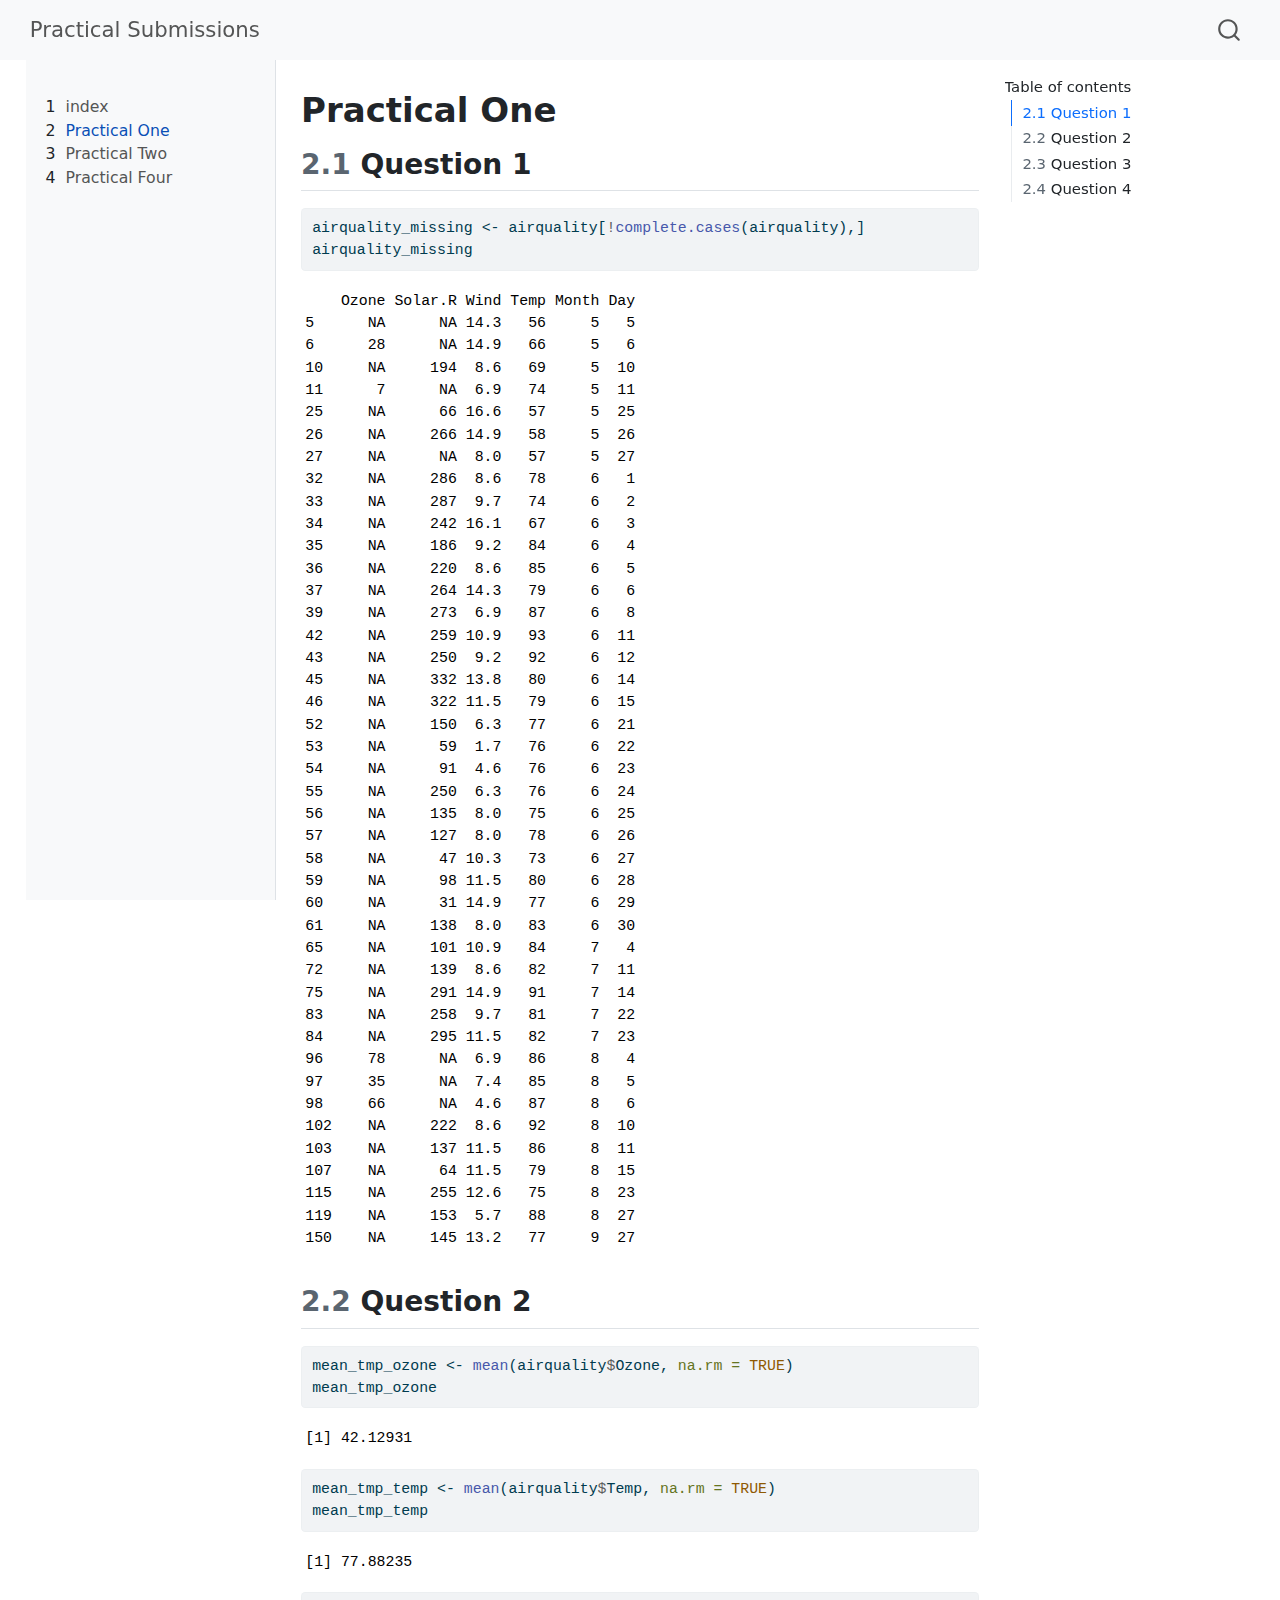
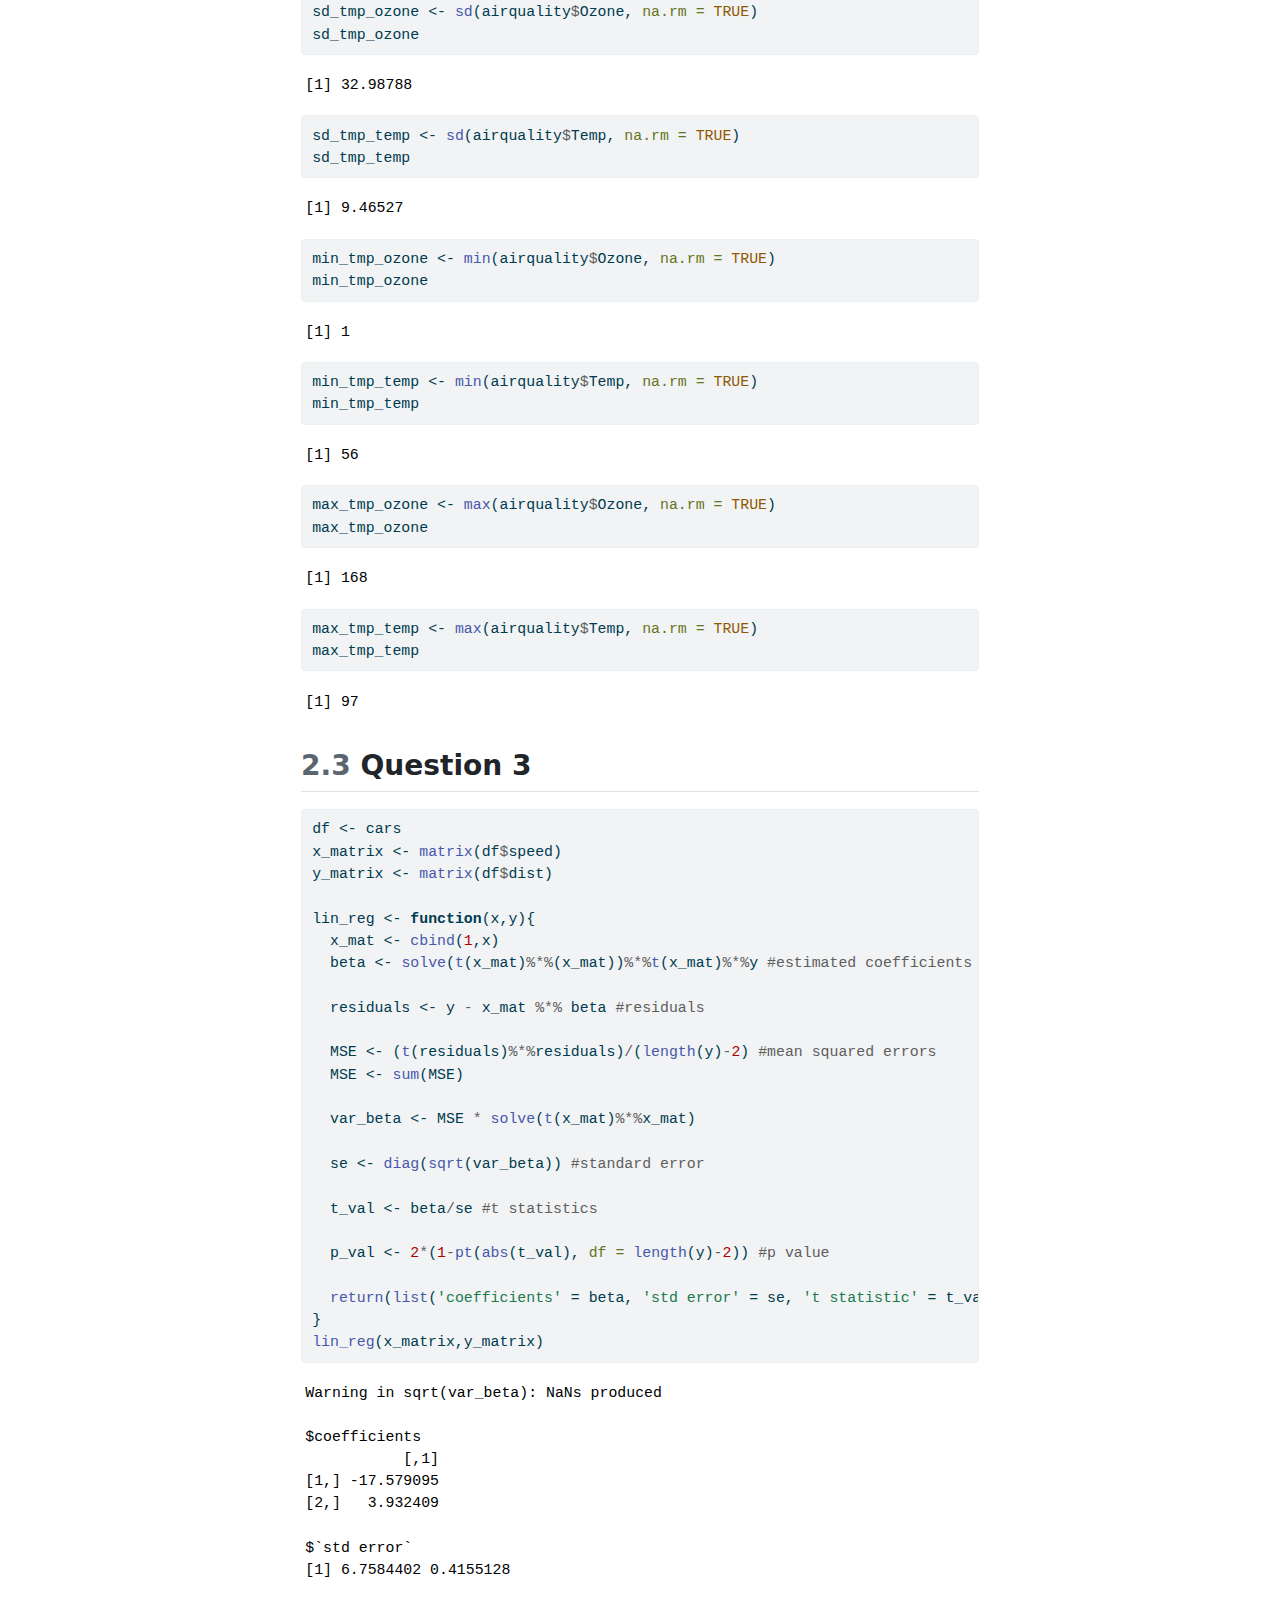
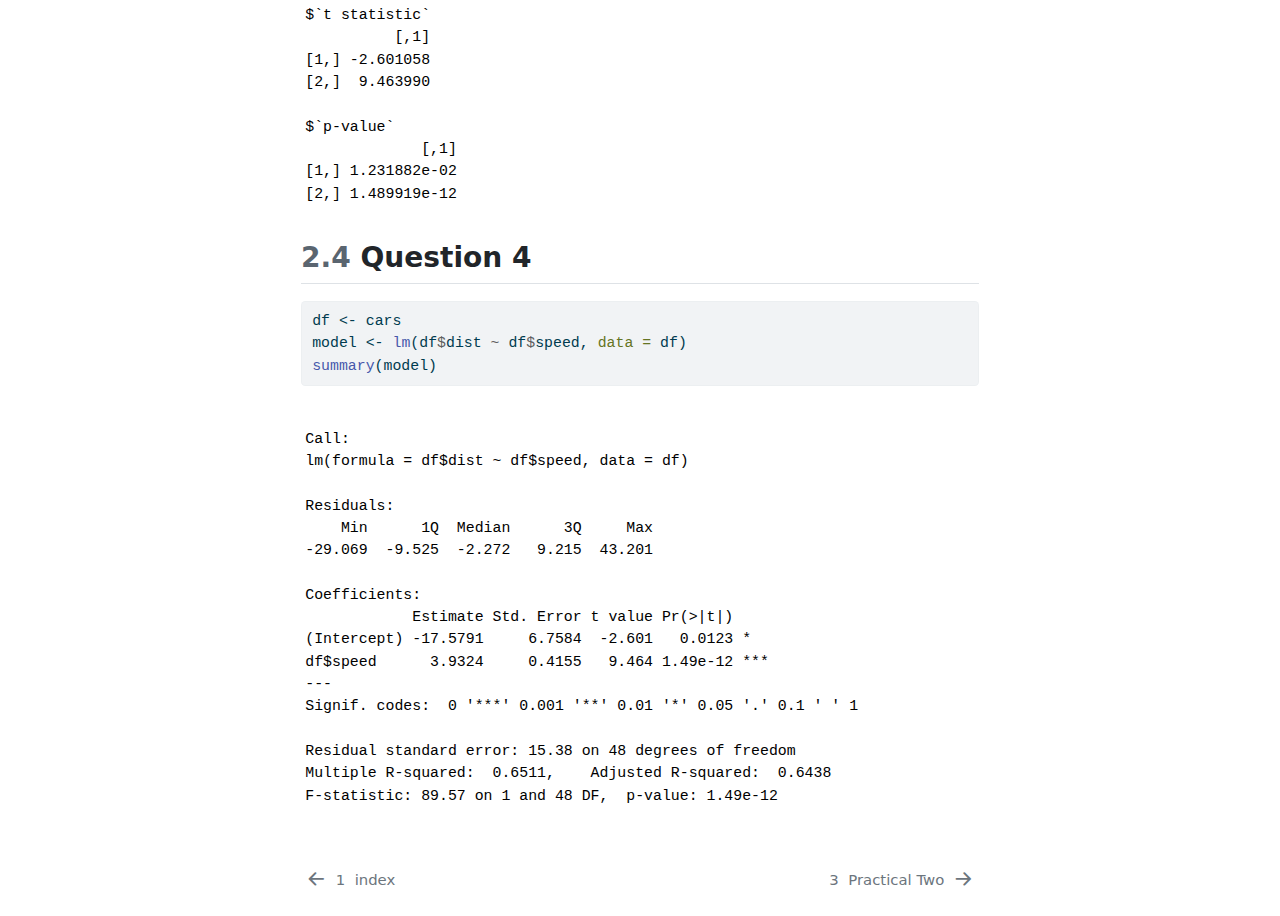
<file: docs/Practical One.html>
<!DOCTYPE html>
<html xmlns="http://www.w3.org/1999/xhtml" lang="en" xml:lang="en"><head>

<meta charset="utf-8">
<meta name="generator" content="quarto-1.5.57">

<meta name="viewport" content="width=device-width, initial-scale=1.0, user-scalable=yes">


<title>Practical One – Practical Submissions</title>
<style>
code{white-space: pre-wrap;}
span.smallcaps{font-variant: small-caps;}
div.columns{display: flex; gap: min(4vw, 1.5em);}
div.column{flex: auto; overflow-x: auto;}
div.hanging-indent{margin-left: 1.5em; text-indent: -1.5em;}
ul.task-list{list-style: none;}
ul.task-list li input[type="checkbox"] {
  width: 0.8em;
  margin: 0 0.8em 0.2em -1em; /* quarto-specific, see https://github.com/quarto-dev/quarto-cli/issues/4556 */ 
  vertical-align: middle;
}
/* CSS for syntax highlighting */
pre > code.sourceCode { white-space: pre; position: relative; }
pre > code.sourceCode > span { line-height: 1.25; }
pre > code.sourceCode > span:empty { height: 1.2em; }
.sourceCode { overflow: visible; }
code.sourceCode > span { color: inherit; text-decoration: inherit; }
div.sourceCode { margin: 1em 0; }
pre.sourceCode { margin: 0; }
@media screen {
div.sourceCode { overflow: auto; }
}
@media print {
pre > code.sourceCode { white-space: pre-wrap; }
pre > code.sourceCode > span { display: inline-block; text-indent: -5em; padding-left: 5em; }
}
pre.numberSource code
  { counter-reset: source-line 0; }
pre.numberSource code > span
  { position: relative; left: -4em; counter-increment: source-line; }
pre.numberSource code > span > a:first-child::before
  { content: counter(source-line);
    position: relative; left: -1em; text-align: right; vertical-align: baseline;
    border: none; display: inline-block;
    -webkit-touch-callout: none; -webkit-user-select: none;
    -khtml-user-select: none; -moz-user-select: none;
    -ms-user-select: none; user-select: none;
    padding: 0 4px; width: 4em;
  }
pre.numberSource { margin-left: 3em;  padding-left: 4px; }
div.sourceCode
  {   }
@media screen {
pre > code.sourceCode > span > a:first-child::before { text-decoration: underline; }
}
</style>


<script src="site_libs/quarto-nav/quarto-nav.js"></script>
<script src="site_libs/quarto-nav/headroom.min.js"></script>
<script src="site_libs/clipboard/clipboard.min.js"></script>
<script src="site_libs/quarto-search/autocomplete.umd.js"></script>
<script src="site_libs/quarto-search/fuse.min.js"></script>
<script src="site_libs/quarto-search/quarto-search.js"></script>
<meta name="quarto:offset" content="./">
<link href="./Practical Two.html" rel="next">
<link href="./index.html" rel="prev">
<script src="site_libs/quarto-html/quarto.js"></script>
<script src="site_libs/quarto-html/popper.min.js"></script>
<script src="site_libs/quarto-html/tippy.umd.min.js"></script>
<script src="site_libs/quarto-html/anchor.min.js"></script>
<link href="site_libs/quarto-html/tippy.css" rel="stylesheet">
<link href="site_libs/quarto-html/quarto-syntax-highlighting.css" rel="stylesheet" id="quarto-text-highlighting-styles">
<script src="site_libs/bootstrap/bootstrap.min.js"></script>
<link href="site_libs/bootstrap/bootstrap-icons.css" rel="stylesheet">
<link href="site_libs/bootstrap/bootstrap.min.css" rel="stylesheet" id="quarto-bootstrap" data-mode="light">
<script id="quarto-search-options" type="application/json">{
  "location": "navbar",
  "copy-button": false,
  "collapse-after": 3,
  "panel-placement": "end",
  "type": "overlay",
  "limit": 50,
  "keyboard-shortcut": [
    "f",
    "/",
    "s"
  ],
  "show-item-context": false,
  "language": {
    "search-no-results-text": "No results",
    "search-matching-documents-text": "matching documents",
    "search-copy-link-title": "Copy link to search",
    "search-hide-matches-text": "Hide additional matches",
    "search-more-match-text": "more match in this document",
    "search-more-matches-text": "more matches in this document",
    "search-clear-button-title": "Clear",
    "search-text-placeholder": "",
    "search-detached-cancel-button-title": "Cancel",
    "search-submit-button-title": "Submit",
    "search-label": "Search"
  }
}</script>


</head>

<body class="nav-sidebar floating nav-fixed">

<div id="quarto-search-results"></div>
  <header id="quarto-header" class="headroom fixed-top">
    <nav class="navbar navbar-expand-lg " data-bs-theme="dark">
      <div class="navbar-container container-fluid">
      <div class="navbar-brand-container mx-auto">
    <a class="navbar-brand" href="./index.html">
    <span class="navbar-title">Practical Submissions</span>
    </a>
  </div>
        <div class="quarto-navbar-tools tools-end">
</div>
          <div id="quarto-search" class="" title="Search"></div>
      </div> <!-- /container-fluid -->
    </nav>
  <nav class="quarto-secondary-nav">
    <div class="container-fluid d-flex">
      <button type="button" class="quarto-btn-toggle btn" data-bs-toggle="collapse" role="button" data-bs-target=".quarto-sidebar-collapse-item" aria-controls="quarto-sidebar" aria-expanded="false" aria-label="Toggle sidebar navigation" onclick="if (window.quartoToggleHeadroom) { window.quartoToggleHeadroom(); }">
        <i class="bi bi-layout-text-sidebar-reverse"></i>
      </button>
        <nav class="quarto-page-breadcrumbs" aria-label="breadcrumb"><ol class="breadcrumb"><li class="breadcrumb-item"><a href="./Practical One.html"><span class="chapter-number">2</span>&nbsp; <span class="chapter-title">Practical One</span></a></li></ol></nav>
        <a class="flex-grow-1" role="navigation" data-bs-toggle="collapse" data-bs-target=".quarto-sidebar-collapse-item" aria-controls="quarto-sidebar" aria-expanded="false" aria-label="Toggle sidebar navigation" onclick="if (window.quartoToggleHeadroom) { window.quartoToggleHeadroom(); }">      
        </a>
    </div>
  </nav>
</header>
<!-- content -->
<div id="quarto-content" class="quarto-container page-columns page-rows-contents page-layout-article page-navbar">
<!-- sidebar -->
  <nav id="quarto-sidebar" class="sidebar collapse collapse-horizontal quarto-sidebar-collapse-item sidebar-navigation floating overflow-auto">
    <div class="sidebar-menu-container"> 
    <ul class="list-unstyled mt-1">
        <li class="sidebar-item">
  <div class="sidebar-item-container"> 
  <a href="./index.html" class="sidebar-item-text sidebar-link">
 <span class="menu-text"><span class="chapter-number">1</span>&nbsp; <span class="chapter-title">index</span></span></a>
  </div>
</li>
        <li class="sidebar-item">
  <div class="sidebar-item-container"> 
  <a href="./Practical One.html" class="sidebar-item-text sidebar-link active">
 <span class="menu-text"><span class="chapter-number">2</span>&nbsp; <span class="chapter-title">Practical One</span></span></a>
  </div>
</li>
        <li class="sidebar-item">
  <div class="sidebar-item-container"> 
  <a href="./Practical Two.html" class="sidebar-item-text sidebar-link">
 <span class="menu-text"><span class="chapter-number">3</span>&nbsp; <span class="chapter-title">Practical Two</span></span></a>
  </div>
</li>
        <li class="sidebar-item">
  <div class="sidebar-item-container"> 
  <a href="./Practical Four.html" class="sidebar-item-text sidebar-link">
 <span class="menu-text"><span class="chapter-number">4</span>&nbsp; <span class="chapter-title">Practical Four</span></span></a>
  </div>
</li>
    </ul>
    </div>
</nav>
<div id="quarto-sidebar-glass" class="quarto-sidebar-collapse-item" data-bs-toggle="collapse" data-bs-target=".quarto-sidebar-collapse-item"></div>
<!-- margin-sidebar -->
    <div id="quarto-margin-sidebar" class="sidebar margin-sidebar">
        <nav id="TOC" role="doc-toc" class="toc-active">
    <h2 id="toc-title">Table of contents</h2>
   
  <ul>
  <li><a href="#question-1" id="toc-question-1" class="nav-link active" data-scroll-target="#question-1"><span class="header-section-number">2.1</span> Question 1</a></li>
  <li><a href="#question-2" id="toc-question-2" class="nav-link" data-scroll-target="#question-2"><span class="header-section-number">2.2</span> Question 2</a></li>
  <li><a href="#question-3" id="toc-question-3" class="nav-link" data-scroll-target="#question-3"><span class="header-section-number">2.3</span> Question 3</a></li>
  <li><a href="#question-4" id="toc-question-4" class="nav-link" data-scroll-target="#question-4"><span class="header-section-number">2.4</span> Question 4</a></li>
  </ul>
</nav>
    </div>
<!-- main -->
<main class="content" id="quarto-document-content">

<header id="title-block-header" class="quarto-title-block default">
<div class="quarto-title">
<h1 class="title">Practical One</h1>
</div>



<div class="quarto-title-meta">

    
  
    
  </div>
  


</header>


<section id="question-1" class="level2" data-number="2.1">
<h2 data-number="2.1" class="anchored" data-anchor-id="question-1"><span class="header-section-number">2.1</span> Question 1</h2>
<div class="cell">
<div class="sourceCode cell-code" id="cb1"><pre class="sourceCode r code-with-copy"><code class="sourceCode r"><span id="cb1-1"><a href="#cb1-1" aria-hidden="true" tabindex="-1"></a>airquality_missing <span class="ot">&lt;-</span> airquality[<span class="sc">!</span><span class="fu">complete.cases</span>(airquality),]</span>
<span id="cb1-2"><a href="#cb1-2" aria-hidden="true" tabindex="-1"></a>airquality_missing</span></code><button title="Copy to Clipboard" class="code-copy-button"><i class="bi"></i></button></pre></div>
<div class="cell-output cell-output-stdout">
<pre><code>    Ozone Solar.R Wind Temp Month Day
5      NA      NA 14.3   56     5   5
6      28      NA 14.9   66     5   6
10     NA     194  8.6   69     5  10
11      7      NA  6.9   74     5  11
25     NA      66 16.6   57     5  25
26     NA     266 14.9   58     5  26
27     NA      NA  8.0   57     5  27
32     NA     286  8.6   78     6   1
33     NA     287  9.7   74     6   2
34     NA     242 16.1   67     6   3
35     NA     186  9.2   84     6   4
36     NA     220  8.6   85     6   5
37     NA     264 14.3   79     6   6
39     NA     273  6.9   87     6   8
42     NA     259 10.9   93     6  11
43     NA     250  9.2   92     6  12
45     NA     332 13.8   80     6  14
46     NA     322 11.5   79     6  15
52     NA     150  6.3   77     6  21
53     NA      59  1.7   76     6  22
54     NA      91  4.6   76     6  23
55     NA     250  6.3   76     6  24
56     NA     135  8.0   75     6  25
57     NA     127  8.0   78     6  26
58     NA      47 10.3   73     6  27
59     NA      98 11.5   80     6  28
60     NA      31 14.9   77     6  29
61     NA     138  8.0   83     6  30
65     NA     101 10.9   84     7   4
72     NA     139  8.6   82     7  11
75     NA     291 14.9   91     7  14
83     NA     258  9.7   81     7  22
84     NA     295 11.5   82     7  23
96     78      NA  6.9   86     8   4
97     35      NA  7.4   85     8   5
98     66      NA  4.6   87     8   6
102    NA     222  8.6   92     8  10
103    NA     137 11.5   86     8  11
107    NA      64 11.5   79     8  15
115    NA     255 12.6   75     8  23
119    NA     153  5.7   88     8  27
150    NA     145 13.2   77     9  27</code></pre>
</div>
</div>
</section>
<section id="question-2" class="level2" data-number="2.2">
<h2 data-number="2.2" class="anchored" data-anchor-id="question-2"><span class="header-section-number">2.2</span> Question 2</h2>
<div class="cell">
<div class="sourceCode cell-code" id="cb3"><pre class="sourceCode r code-with-copy"><code class="sourceCode r"><span id="cb3-1"><a href="#cb3-1" aria-hidden="true" tabindex="-1"></a>mean_tmp_ozone <span class="ot">&lt;-</span> <span class="fu">mean</span>(airquality<span class="sc">$</span>Ozone, <span class="at">na.rm =</span> <span class="cn">TRUE</span>)</span>
<span id="cb3-2"><a href="#cb3-2" aria-hidden="true" tabindex="-1"></a>mean_tmp_ozone</span></code><button title="Copy to Clipboard" class="code-copy-button"><i class="bi"></i></button></pre></div>
<div class="cell-output cell-output-stdout">
<pre><code>[1] 42.12931</code></pre>
</div>
</div>
<div class="cell">
<div class="sourceCode cell-code" id="cb5"><pre class="sourceCode r code-with-copy"><code class="sourceCode r"><span id="cb5-1"><a href="#cb5-1" aria-hidden="true" tabindex="-1"></a>mean_tmp_temp <span class="ot">&lt;-</span> <span class="fu">mean</span>(airquality<span class="sc">$</span>Temp, <span class="at">na.rm =</span> <span class="cn">TRUE</span>)</span>
<span id="cb5-2"><a href="#cb5-2" aria-hidden="true" tabindex="-1"></a>mean_tmp_temp</span></code><button title="Copy to Clipboard" class="code-copy-button"><i class="bi"></i></button></pre></div>
<div class="cell-output cell-output-stdout">
<pre><code>[1] 77.88235</code></pre>
</div>
</div>
<div class="cell">
<div class="sourceCode cell-code" id="cb7"><pre class="sourceCode r code-with-copy"><code class="sourceCode r"><span id="cb7-1"><a href="#cb7-1" aria-hidden="true" tabindex="-1"></a>sd_tmp_ozone <span class="ot">&lt;-</span> <span class="fu">sd</span>(airquality<span class="sc">$</span>Ozone, <span class="at">na.rm =</span> <span class="cn">TRUE</span>)</span>
<span id="cb7-2"><a href="#cb7-2" aria-hidden="true" tabindex="-1"></a>sd_tmp_ozone</span></code><button title="Copy to Clipboard" class="code-copy-button"><i class="bi"></i></button></pre></div>
<div class="cell-output cell-output-stdout">
<pre><code>[1] 32.98788</code></pre>
</div>
</div>
<div class="cell">
<div class="sourceCode cell-code" id="cb9"><pre class="sourceCode r code-with-copy"><code class="sourceCode r"><span id="cb9-1"><a href="#cb9-1" aria-hidden="true" tabindex="-1"></a>sd_tmp_temp <span class="ot">&lt;-</span> <span class="fu">sd</span>(airquality<span class="sc">$</span>Temp, <span class="at">na.rm =</span> <span class="cn">TRUE</span>)</span>
<span id="cb9-2"><a href="#cb9-2" aria-hidden="true" tabindex="-1"></a>sd_tmp_temp</span></code><button title="Copy to Clipboard" class="code-copy-button"><i class="bi"></i></button></pre></div>
<div class="cell-output cell-output-stdout">
<pre><code>[1] 9.46527</code></pre>
</div>
</div>
<div class="cell">
<div class="sourceCode cell-code" id="cb11"><pre class="sourceCode r code-with-copy"><code class="sourceCode r"><span id="cb11-1"><a href="#cb11-1" aria-hidden="true" tabindex="-1"></a>min_tmp_ozone <span class="ot">&lt;-</span> <span class="fu">min</span>(airquality<span class="sc">$</span>Ozone, <span class="at">na.rm =</span> <span class="cn">TRUE</span>)</span>
<span id="cb11-2"><a href="#cb11-2" aria-hidden="true" tabindex="-1"></a>min_tmp_ozone</span></code><button title="Copy to Clipboard" class="code-copy-button"><i class="bi"></i></button></pre></div>
<div class="cell-output cell-output-stdout">
<pre><code>[1] 1</code></pre>
</div>
</div>
<div class="cell">
<div class="sourceCode cell-code" id="cb13"><pre class="sourceCode r code-with-copy"><code class="sourceCode r"><span id="cb13-1"><a href="#cb13-1" aria-hidden="true" tabindex="-1"></a>min_tmp_temp <span class="ot">&lt;-</span> <span class="fu">min</span>(airquality<span class="sc">$</span>Temp, <span class="at">na.rm =</span> <span class="cn">TRUE</span>)</span>
<span id="cb13-2"><a href="#cb13-2" aria-hidden="true" tabindex="-1"></a>min_tmp_temp</span></code><button title="Copy to Clipboard" class="code-copy-button"><i class="bi"></i></button></pre></div>
<div class="cell-output cell-output-stdout">
<pre><code>[1] 56</code></pre>
</div>
</div>
<div class="cell">
<div class="sourceCode cell-code" id="cb15"><pre class="sourceCode r code-with-copy"><code class="sourceCode r"><span id="cb15-1"><a href="#cb15-1" aria-hidden="true" tabindex="-1"></a>max_tmp_ozone <span class="ot">&lt;-</span> <span class="fu">max</span>(airquality<span class="sc">$</span>Ozone, <span class="at">na.rm =</span> <span class="cn">TRUE</span>)</span>
<span id="cb15-2"><a href="#cb15-2" aria-hidden="true" tabindex="-1"></a>max_tmp_ozone</span></code><button title="Copy to Clipboard" class="code-copy-button"><i class="bi"></i></button></pre></div>
<div class="cell-output cell-output-stdout">
<pre><code>[1] 168</code></pre>
</div>
</div>
<div class="cell">
<div class="sourceCode cell-code" id="cb17"><pre class="sourceCode r code-with-copy"><code class="sourceCode r"><span id="cb17-1"><a href="#cb17-1" aria-hidden="true" tabindex="-1"></a>max_tmp_temp <span class="ot">&lt;-</span> <span class="fu">max</span>(airquality<span class="sc">$</span>Temp, <span class="at">na.rm =</span> <span class="cn">TRUE</span>)</span>
<span id="cb17-2"><a href="#cb17-2" aria-hidden="true" tabindex="-1"></a>max_tmp_temp</span></code><button title="Copy to Clipboard" class="code-copy-button"><i class="bi"></i></button></pre></div>
<div class="cell-output cell-output-stdout">
<pre><code>[1] 97</code></pre>
</div>
</div>
</section>
<section id="question-3" class="level2" data-number="2.3">
<h2 data-number="2.3" class="anchored" data-anchor-id="question-3"><span class="header-section-number">2.3</span> Question 3</h2>
<div class="cell">
<div class="sourceCode cell-code" id="cb19"><pre class="sourceCode r code-with-copy"><code class="sourceCode r"><span id="cb19-1"><a href="#cb19-1" aria-hidden="true" tabindex="-1"></a>df <span class="ot">&lt;-</span> cars</span>
<span id="cb19-2"><a href="#cb19-2" aria-hidden="true" tabindex="-1"></a>x_matrix <span class="ot">&lt;-</span> <span class="fu">matrix</span>(df<span class="sc">$</span>speed)</span>
<span id="cb19-3"><a href="#cb19-3" aria-hidden="true" tabindex="-1"></a>y_matrix <span class="ot">&lt;-</span> <span class="fu">matrix</span>(df<span class="sc">$</span>dist)</span>
<span id="cb19-4"><a href="#cb19-4" aria-hidden="true" tabindex="-1"></a></span>
<span id="cb19-5"><a href="#cb19-5" aria-hidden="true" tabindex="-1"></a>lin_reg <span class="ot">&lt;-</span> <span class="cf">function</span>(x,y){</span>
<span id="cb19-6"><a href="#cb19-6" aria-hidden="true" tabindex="-1"></a>  x_mat <span class="ot">&lt;-</span> <span class="fu">cbind</span>(<span class="dv">1</span>,x)</span>
<span id="cb19-7"><a href="#cb19-7" aria-hidden="true" tabindex="-1"></a>  beta <span class="ot">&lt;-</span> <span class="fu">solve</span>(<span class="fu">t</span>(x_mat)<span class="sc">%*%</span>(x_mat))<span class="sc">%*%</span><span class="fu">t</span>(x_mat)<span class="sc">%*%</span>y <span class="co">#estimated coefficients</span></span>
<span id="cb19-8"><a href="#cb19-8" aria-hidden="true" tabindex="-1"></a>  </span>
<span id="cb19-9"><a href="#cb19-9" aria-hidden="true" tabindex="-1"></a>  residuals <span class="ot">&lt;-</span> y <span class="sc">-</span> x_mat <span class="sc">%*%</span> beta <span class="co">#residuals</span></span>
<span id="cb19-10"><a href="#cb19-10" aria-hidden="true" tabindex="-1"></a>  </span>
<span id="cb19-11"><a href="#cb19-11" aria-hidden="true" tabindex="-1"></a>  MSE <span class="ot">&lt;-</span> (<span class="fu">t</span>(residuals)<span class="sc">%*%</span>residuals)<span class="sc">/</span>(<span class="fu">length</span>(y)<span class="sc">-</span><span class="dv">2</span>) <span class="co">#mean squared errors</span></span>
<span id="cb19-12"><a href="#cb19-12" aria-hidden="true" tabindex="-1"></a>  MSE <span class="ot">&lt;-</span> <span class="fu">sum</span>(MSE)</span>
<span id="cb19-13"><a href="#cb19-13" aria-hidden="true" tabindex="-1"></a>  </span>
<span id="cb19-14"><a href="#cb19-14" aria-hidden="true" tabindex="-1"></a>  var_beta <span class="ot">&lt;-</span> MSE <span class="sc">*</span> <span class="fu">solve</span>(<span class="fu">t</span>(x_mat)<span class="sc">%*%</span>x_mat)</span>
<span id="cb19-15"><a href="#cb19-15" aria-hidden="true" tabindex="-1"></a>  </span>
<span id="cb19-16"><a href="#cb19-16" aria-hidden="true" tabindex="-1"></a>  se <span class="ot">&lt;-</span> <span class="fu">diag</span>(<span class="fu">sqrt</span>(var_beta)) <span class="co">#standard error</span></span>
<span id="cb19-17"><a href="#cb19-17" aria-hidden="true" tabindex="-1"></a>  </span>
<span id="cb19-18"><a href="#cb19-18" aria-hidden="true" tabindex="-1"></a>  t_val <span class="ot">&lt;-</span> beta<span class="sc">/</span>se <span class="co">#t statistics</span></span>
<span id="cb19-19"><a href="#cb19-19" aria-hidden="true" tabindex="-1"></a></span>
<span id="cb19-20"><a href="#cb19-20" aria-hidden="true" tabindex="-1"></a>  p_val <span class="ot">&lt;-</span> <span class="dv">2</span><span class="sc">*</span>(<span class="dv">1</span><span class="sc">-</span><span class="fu">pt</span>(<span class="fu">abs</span>(t_val), <span class="at">df =</span> <span class="fu">length</span>(y)<span class="sc">-</span><span class="dv">2</span>)) <span class="co">#p value</span></span>
<span id="cb19-21"><a href="#cb19-21" aria-hidden="true" tabindex="-1"></a>  </span>
<span id="cb19-22"><a href="#cb19-22" aria-hidden="true" tabindex="-1"></a>  <span class="fu">return</span>(<span class="fu">list</span>(<span class="st">'coefficients'</span> <span class="ot">=</span> beta, <span class="st">'std error'</span> <span class="ot">=</span> se, <span class="st">'t statistic'</span> <span class="ot">=</span> t_val, <span class="st">'p-value'</span> <span class="ot">=</span> p_val))</span>
<span id="cb19-23"><a href="#cb19-23" aria-hidden="true" tabindex="-1"></a>}</span>
<span id="cb19-24"><a href="#cb19-24" aria-hidden="true" tabindex="-1"></a><span class="fu">lin_reg</span>(x_matrix,y_matrix)</span></code><button title="Copy to Clipboard" class="code-copy-button"><i class="bi"></i></button></pre></div>
<div class="cell-output cell-output-stderr">
<pre><code>Warning in sqrt(var_beta): NaNs produced</code></pre>
</div>
<div class="cell-output cell-output-stdout">
<pre><code>$coefficients
           [,1]
[1,] -17.579095
[2,]   3.932409

$`std error`
[1] 6.7584402 0.4155128

$`t statistic`
          [,1]
[1,] -2.601058
[2,]  9.463990

$`p-value`
             [,1]
[1,] 1.231882e-02
[2,] 1.489919e-12</code></pre>
</div>
</div>
</section>
<section id="question-4" class="level2" data-number="2.4">
<h2 data-number="2.4" class="anchored" data-anchor-id="question-4"><span class="header-section-number">2.4</span> Question 4</h2>
<div class="cell">
<div class="sourceCode cell-code" id="cb22"><pre class="sourceCode r code-with-copy"><code class="sourceCode r"><span id="cb22-1"><a href="#cb22-1" aria-hidden="true" tabindex="-1"></a>df <span class="ot">&lt;-</span> cars</span>
<span id="cb22-2"><a href="#cb22-2" aria-hidden="true" tabindex="-1"></a>model <span class="ot">&lt;-</span> <span class="fu">lm</span>(df<span class="sc">$</span>dist <span class="sc">~</span> df<span class="sc">$</span>speed, <span class="at">data =</span> df)</span>
<span id="cb22-3"><a href="#cb22-3" aria-hidden="true" tabindex="-1"></a><span class="fu">summary</span>(model)</span></code><button title="Copy to Clipboard" class="code-copy-button"><i class="bi"></i></button></pre></div>
<div class="cell-output cell-output-stdout">
<pre><code>
Call:
lm(formula = df$dist ~ df$speed, data = df)

Residuals:
    Min      1Q  Median      3Q     Max 
-29.069  -9.525  -2.272   9.215  43.201 

Coefficients:
            Estimate Std. Error t value Pr(&gt;|t|)    
(Intercept) -17.5791     6.7584  -2.601   0.0123 *  
df$speed      3.9324     0.4155   9.464 1.49e-12 ***
---
Signif. codes:  0 '***' 0.001 '**' 0.01 '*' 0.05 '.' 0.1 ' ' 1

Residual standard error: 15.38 on 48 degrees of freedom
Multiple R-squared:  0.6511,    Adjusted R-squared:  0.6438 
F-statistic: 89.57 on 1 and 48 DF,  p-value: 1.49e-12</code></pre>
</div>
</div>


</section>

</main> <!-- /main -->
<script id="quarto-html-after-body" type="application/javascript">
window.document.addEventListener("DOMContentLoaded", function (event) {
  const toggleBodyColorMode = (bsSheetEl) => {
    const mode = bsSheetEl.getAttribute("data-mode");
    const bodyEl = window.document.querySelector("body");
    if (mode === "dark") {
      bodyEl.classList.add("quarto-dark");
      bodyEl.classList.remove("quarto-light");
    } else {
      bodyEl.classList.add("quarto-light");
      bodyEl.classList.remove("quarto-dark");
    }
  }
  const toggleBodyColorPrimary = () => {
    const bsSheetEl = window.document.querySelector("link#quarto-bootstrap");
    if (bsSheetEl) {
      toggleBodyColorMode(bsSheetEl);
    }
  }
  toggleBodyColorPrimary();  
  const icon = "";
  const anchorJS = new window.AnchorJS();
  anchorJS.options = {
    placement: 'right',
    icon: icon
  };
  anchorJS.add('.anchored');
  const isCodeAnnotation = (el) => {
    for (const clz of el.classList) {
      if (clz.startsWith('code-annotation-')) {                     
        return true;
      }
    }
    return false;
  }
  const onCopySuccess = function(e) {
    // button target
    const button = e.trigger;
    // don't keep focus
    button.blur();
    // flash "checked"
    button.classList.add('code-copy-button-checked');
    var currentTitle = button.getAttribute("title");
    button.setAttribute("title", "Copied!");
    let tooltip;
    if (window.bootstrap) {
      button.setAttribute("data-bs-toggle", "tooltip");
      button.setAttribute("data-bs-placement", "left");
      button.setAttribute("data-bs-title", "Copied!");
      tooltip = new bootstrap.Tooltip(button, 
        { trigger: "manual", 
          customClass: "code-copy-button-tooltip",
          offset: [0, -8]});
      tooltip.show();    
    }
    setTimeout(function() {
      if (tooltip) {
        tooltip.hide();
        button.removeAttribute("data-bs-title");
        button.removeAttribute("data-bs-toggle");
        button.removeAttribute("data-bs-placement");
      }
      button.setAttribute("title", currentTitle);
      button.classList.remove('code-copy-button-checked');
    }, 1000);
    // clear code selection
    e.clearSelection();
  }
  const getTextToCopy = function(trigger) {
      const codeEl = trigger.previousElementSibling.cloneNode(true);
      for (const childEl of codeEl.children) {
        if (isCodeAnnotation(childEl)) {
          childEl.remove();
        }
      }
      return codeEl.innerText;
  }
  const clipboard = new window.ClipboardJS('.code-copy-button:not([data-in-quarto-modal])', {
    text: getTextToCopy
  });
  clipboard.on('success', onCopySuccess);
  if (window.document.getElementById('quarto-embedded-source-code-modal')) {
    // For code content inside modals, clipBoardJS needs to be initialized with a container option
    // TODO: Check when it could be a function (https://github.com/zenorocha/clipboard.js/issues/860)
    const clipboardModal = new window.ClipboardJS('.code-copy-button[data-in-quarto-modal]', {
      text: getTextToCopy,
      container: window.document.getElementById('quarto-embedded-source-code-modal')
    });
    clipboardModal.on('success', onCopySuccess);
  }
    var localhostRegex = new RegExp(/^(?:http|https):\/\/localhost\:?[0-9]*\//);
    var mailtoRegex = new RegExp(/^mailto:/);
      var filterRegex = new RegExp('/' + window.location.host + '/');
    var isInternal = (href) => {
        return filterRegex.test(href) || localhostRegex.test(href) || mailtoRegex.test(href);
    }
    // Inspect non-navigation links and adorn them if external
 	var links = window.document.querySelectorAll('a[href]:not(.nav-link):not(.navbar-brand):not(.toc-action):not(.sidebar-link):not(.sidebar-item-toggle):not(.pagination-link):not(.no-external):not([aria-hidden]):not(.dropdown-item):not(.quarto-navigation-tool):not(.about-link)');
    for (var i=0; i<links.length; i++) {
      const link = links[i];
      if (!isInternal(link.href)) {
        // undo the damage that might have been done by quarto-nav.js in the case of
        // links that we want to consider external
        if (link.dataset.originalHref !== undefined) {
          link.href = link.dataset.originalHref;
        }
      }
    }
  function tippyHover(el, contentFn, onTriggerFn, onUntriggerFn) {
    const config = {
      allowHTML: true,
      maxWidth: 500,
      delay: 100,
      arrow: false,
      appendTo: function(el) {
          return el.parentElement;
      },
      interactive: true,
      interactiveBorder: 10,
      theme: 'quarto',
      placement: 'bottom-start',
    };
    if (contentFn) {
      config.content = contentFn;
    }
    if (onTriggerFn) {
      config.onTrigger = onTriggerFn;
    }
    if (onUntriggerFn) {
      config.onUntrigger = onUntriggerFn;
    }
    window.tippy(el, config); 
  }
  const noterefs = window.document.querySelectorAll('a[role="doc-noteref"]');
  for (var i=0; i<noterefs.length; i++) {
    const ref = noterefs[i];
    tippyHover(ref, function() {
      // use id or data attribute instead here
      let href = ref.getAttribute('data-footnote-href') || ref.getAttribute('href');
      try { href = new URL(href).hash; } catch {}
      const id = href.replace(/^#\/?/, "");
      const note = window.document.getElementById(id);
      if (note) {
        return note.innerHTML;
      } else {
        return "";
      }
    });
  }
  const xrefs = window.document.querySelectorAll('a.quarto-xref');
  const processXRef = (id, note) => {
    // Strip column container classes
    const stripColumnClz = (el) => {
      el.classList.remove("page-full", "page-columns");
      if (el.children) {
        for (const child of el.children) {
          stripColumnClz(child);
        }
      }
    }
    stripColumnClz(note)
    if (id === null || id.startsWith('sec-')) {
      // Special case sections, only their first couple elements
      const container = document.createElement("div");
      if (note.children && note.children.length > 2) {
        container.appendChild(note.children[0].cloneNode(true));
        for (let i = 1; i < note.children.length; i++) {
          const child = note.children[i];
          if (child.tagName === "P" && child.innerText === "") {
            continue;
          } else {
            container.appendChild(child.cloneNode(true));
            break;
          }
        }
        if (window.Quarto?.typesetMath) {
          window.Quarto.typesetMath(container);
        }
        return container.innerHTML
      } else {
        if (window.Quarto?.typesetMath) {
          window.Quarto.typesetMath(note);
        }
        return note.innerHTML;
      }
    } else {
      // Remove any anchor links if they are present
      const anchorLink = note.querySelector('a.anchorjs-link');
      if (anchorLink) {
        anchorLink.remove();
      }
      if (window.Quarto?.typesetMath) {
        window.Quarto.typesetMath(note);
      }
      // TODO in 1.5, we should make sure this works without a callout special case
      if (note.classList.contains("callout")) {
        return note.outerHTML;
      } else {
        return note.innerHTML;
      }
    }
  }
  for (var i=0; i<xrefs.length; i++) {
    const xref = xrefs[i];
    tippyHover(xref, undefined, function(instance) {
      instance.disable();
      let url = xref.getAttribute('href');
      let hash = undefined; 
      if (url.startsWith('#')) {
        hash = url;
      } else {
        try { hash = new URL(url).hash; } catch {}
      }
      if (hash) {
        const id = hash.replace(/^#\/?/, "");
        const note = window.document.getElementById(id);
        if (note !== null) {
          try {
            const html = processXRef(id, note.cloneNode(true));
            instance.setContent(html);
          } finally {
            instance.enable();
            instance.show();
          }
        } else {
          // See if we can fetch this
          fetch(url.split('#')[0])
          .then(res => res.text())
          .then(html => {
            const parser = new DOMParser();
            const htmlDoc = parser.parseFromString(html, "text/html");
            const note = htmlDoc.getElementById(id);
            if (note !== null) {
              const html = processXRef(id, note);
              instance.setContent(html);
            } 
          }).finally(() => {
            instance.enable();
            instance.show();
          });
        }
      } else {
        // See if we can fetch a full url (with no hash to target)
        // This is a special case and we should probably do some content thinning / targeting
        fetch(url)
        .then(res => res.text())
        .then(html => {
          const parser = new DOMParser();
          const htmlDoc = parser.parseFromString(html, "text/html");
          const note = htmlDoc.querySelector('main.content');
          if (note !== null) {
            // This should only happen for chapter cross references
            // (since there is no id in the URL)
            // remove the first header
            if (note.children.length > 0 && note.children[0].tagName === "HEADER") {
              note.children[0].remove();
            }
            const html = processXRef(null, note);
            instance.setContent(html);
          } 
        }).finally(() => {
          instance.enable();
          instance.show();
        });
      }
    }, function(instance) {
    });
  }
      let selectedAnnoteEl;
      const selectorForAnnotation = ( cell, annotation) => {
        let cellAttr = 'data-code-cell="' + cell + '"';
        let lineAttr = 'data-code-annotation="' +  annotation + '"';
        const selector = 'span[' + cellAttr + '][' + lineAttr + ']';
        return selector;
      }
      const selectCodeLines = (annoteEl) => {
        const doc = window.document;
        const targetCell = annoteEl.getAttribute("data-target-cell");
        const targetAnnotation = annoteEl.getAttribute("data-target-annotation");
        const annoteSpan = window.document.querySelector(selectorForAnnotation(targetCell, targetAnnotation));
        const lines = annoteSpan.getAttribute("data-code-lines").split(",");
        const lineIds = lines.map((line) => {
          return targetCell + "-" + line;
        })
        let top = null;
        let height = null;
        let parent = null;
        if (lineIds.length > 0) {
            //compute the position of the single el (top and bottom and make a div)
            const el = window.document.getElementById(lineIds[0]);
            top = el.offsetTop;
            height = el.offsetHeight;
            parent = el.parentElement.parentElement;
          if (lineIds.length > 1) {
            const lastEl = window.document.getElementById(lineIds[lineIds.length - 1]);
            const bottom = lastEl.offsetTop + lastEl.offsetHeight;
            height = bottom - top;
          }
          if (top !== null && height !== null && parent !== null) {
            // cook up a div (if necessary) and position it 
            let div = window.document.getElementById("code-annotation-line-highlight");
            if (div === null) {
              div = window.document.createElement("div");
              div.setAttribute("id", "code-annotation-line-highlight");
              div.style.position = 'absolute';
              parent.appendChild(div);
            }
            div.style.top = top - 2 + "px";
            div.style.height = height + 4 + "px";
            div.style.left = 0;
            let gutterDiv = window.document.getElementById("code-annotation-line-highlight-gutter");
            if (gutterDiv === null) {
              gutterDiv = window.document.createElement("div");
              gutterDiv.setAttribute("id", "code-annotation-line-highlight-gutter");
              gutterDiv.style.position = 'absolute';
              const codeCell = window.document.getElementById(targetCell);
              const gutter = codeCell.querySelector('.code-annotation-gutter');
              gutter.appendChild(gutterDiv);
            }
            gutterDiv.style.top = top - 2 + "px";
            gutterDiv.style.height = height + 4 + "px";
          }
          selectedAnnoteEl = annoteEl;
        }
      };
      const unselectCodeLines = () => {
        const elementsIds = ["code-annotation-line-highlight", "code-annotation-line-highlight-gutter"];
        elementsIds.forEach((elId) => {
          const div = window.document.getElementById(elId);
          if (div) {
            div.remove();
          }
        });
        selectedAnnoteEl = undefined;
      };
        // Handle positioning of the toggle
    window.addEventListener(
      "resize",
      throttle(() => {
        elRect = undefined;
        if (selectedAnnoteEl) {
          selectCodeLines(selectedAnnoteEl);
        }
      }, 10)
    );
    function throttle(fn, ms) {
    let throttle = false;
    let timer;
      return (...args) => {
        if(!throttle) { // first call gets through
            fn.apply(this, args);
            throttle = true;
        } else { // all the others get throttled
            if(timer) clearTimeout(timer); // cancel #2
            timer = setTimeout(() => {
              fn.apply(this, args);
              timer = throttle = false;
            }, ms);
        }
      };
    }
      // Attach click handler to the DT
      const annoteDls = window.document.querySelectorAll('dt[data-target-cell]');
      for (const annoteDlNode of annoteDls) {
        annoteDlNode.addEventListener('click', (event) => {
          const clickedEl = event.target;
          if (clickedEl !== selectedAnnoteEl) {
            unselectCodeLines();
            const activeEl = window.document.querySelector('dt[data-target-cell].code-annotation-active');
            if (activeEl) {
              activeEl.classList.remove('code-annotation-active');
            }
            selectCodeLines(clickedEl);
            clickedEl.classList.add('code-annotation-active');
          } else {
            // Unselect the line
            unselectCodeLines();
            clickedEl.classList.remove('code-annotation-active');
          }
        });
      }
  const findCites = (el) => {
    const parentEl = el.parentElement;
    if (parentEl) {
      const cites = parentEl.dataset.cites;
      if (cites) {
        return {
          el,
          cites: cites.split(' ')
        };
      } else {
        return findCites(el.parentElement)
      }
    } else {
      return undefined;
    }
  };
  var bibliorefs = window.document.querySelectorAll('a[role="doc-biblioref"]');
  for (var i=0; i<bibliorefs.length; i++) {
    const ref = bibliorefs[i];
    const citeInfo = findCites(ref);
    if (citeInfo) {
      tippyHover(citeInfo.el, function() {
        var popup = window.document.createElement('div');
        citeInfo.cites.forEach(function(cite) {
          var citeDiv = window.document.createElement('div');
          citeDiv.classList.add('hanging-indent');
          citeDiv.classList.add('csl-entry');
          var biblioDiv = window.document.getElementById('ref-' + cite);
          if (biblioDiv) {
            citeDiv.innerHTML = biblioDiv.innerHTML;
          }
          popup.appendChild(citeDiv);
        });
        return popup.innerHTML;
      });
    }
  }
});
</script>
<nav class="page-navigation">
  <div class="nav-page nav-page-previous">
      <a href="./index.html" class="pagination-link" aria-label="index">
        <i class="bi bi-arrow-left-short"></i> <span class="nav-page-text"><span class="chapter-number">1</span>&nbsp; <span class="chapter-title">index</span></span>
      </a>          
  </div>
  <div class="nav-page nav-page-next">
      <a href="./Practical Two.html" class="pagination-link" aria-label="Practical Two">
        <span class="nav-page-text"><span class="chapter-number">3</span>&nbsp; <span class="chapter-title">Practical Two</span></span> <i class="bi bi-arrow-right-short"></i>
      </a>
  </div>
</nav>
</div> <!-- /content -->




</body></html>
</file>
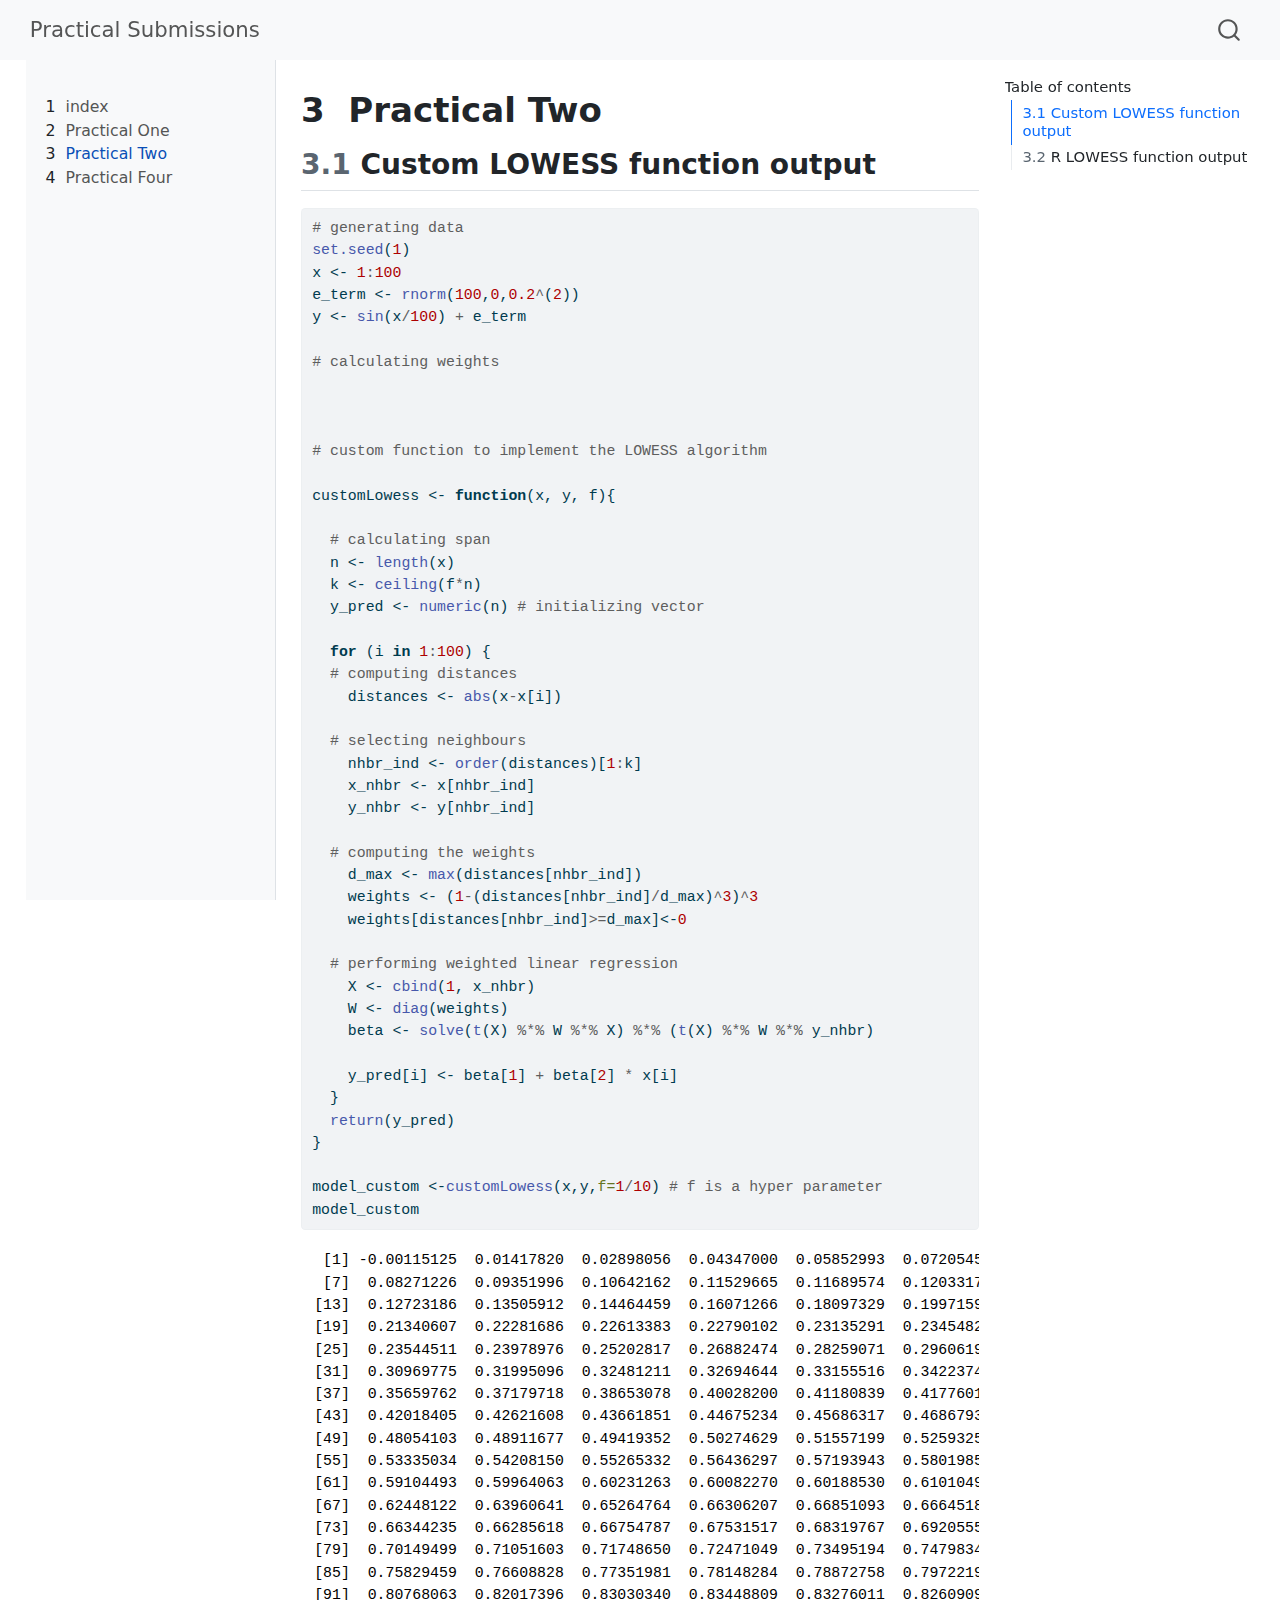
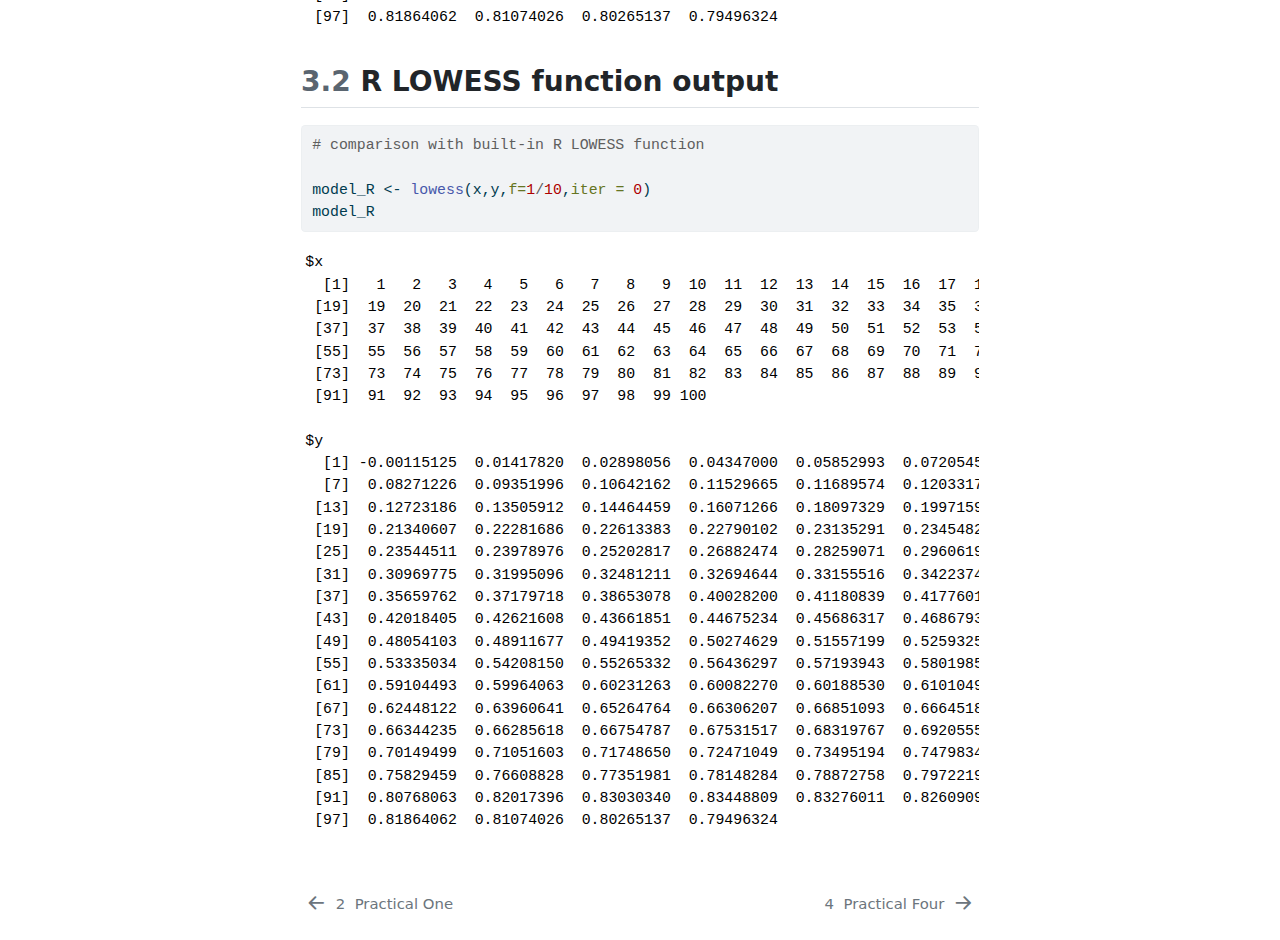
<file: docs/Practical Two.html>
<!DOCTYPE html>
<html xmlns="http://www.w3.org/1999/xhtml" lang="en" xml:lang="en"><head>

<meta charset="utf-8">
<meta name="generator" content="quarto-1.5.57">

<meta name="viewport" content="width=device-width, initial-scale=1.0, user-scalable=yes">


<title>3&nbsp; Practical Two – Practical Submissions</title>
<style>
code{white-space: pre-wrap;}
span.smallcaps{font-variant: small-caps;}
div.columns{display: flex; gap: min(4vw, 1.5em);}
div.column{flex: auto; overflow-x: auto;}
div.hanging-indent{margin-left: 1.5em; text-indent: -1.5em;}
ul.task-list{list-style: none;}
ul.task-list li input[type="checkbox"] {
  width: 0.8em;
  margin: 0 0.8em 0.2em -1em; /* quarto-specific, see https://github.com/quarto-dev/quarto-cli/issues/4556 */ 
  vertical-align: middle;
}
/* CSS for syntax highlighting */
pre > code.sourceCode { white-space: pre; position: relative; }
pre > code.sourceCode > span { line-height: 1.25; }
pre > code.sourceCode > span:empty { height: 1.2em; }
.sourceCode { overflow: visible; }
code.sourceCode > span { color: inherit; text-decoration: inherit; }
div.sourceCode { margin: 1em 0; }
pre.sourceCode { margin: 0; }
@media screen {
div.sourceCode { overflow: auto; }
}
@media print {
pre > code.sourceCode { white-space: pre-wrap; }
pre > code.sourceCode > span { display: inline-block; text-indent: -5em; padding-left: 5em; }
}
pre.numberSource code
  { counter-reset: source-line 0; }
pre.numberSource code > span
  { position: relative; left: -4em; counter-increment: source-line; }
pre.numberSource code > span > a:first-child::before
  { content: counter(source-line);
    position: relative; left: -1em; text-align: right; vertical-align: baseline;
    border: none; display: inline-block;
    -webkit-touch-callout: none; -webkit-user-select: none;
    -khtml-user-select: none; -moz-user-select: none;
    -ms-user-select: none; user-select: none;
    padding: 0 4px; width: 4em;
  }
pre.numberSource { margin-left: 3em;  padding-left: 4px; }
div.sourceCode
  {   }
@media screen {
pre > code.sourceCode > span > a:first-child::before { text-decoration: underline; }
}
</style>


<script src="site_libs/quarto-nav/quarto-nav.js"></script>
<script src="site_libs/quarto-nav/headroom.min.js"></script>
<script src="site_libs/clipboard/clipboard.min.js"></script>
<script src="site_libs/quarto-search/autocomplete.umd.js"></script>
<script src="site_libs/quarto-search/fuse.min.js"></script>
<script src="site_libs/quarto-search/quarto-search.js"></script>
<meta name="quarto:offset" content="./">
<link href="./Practical Four.html" rel="next">
<link href="./Practical One.html" rel="prev">
<script src="site_libs/quarto-html/quarto.js"></script>
<script src="site_libs/quarto-html/popper.min.js"></script>
<script src="site_libs/quarto-html/tippy.umd.min.js"></script>
<script src="site_libs/quarto-html/anchor.min.js"></script>
<link href="site_libs/quarto-html/tippy.css" rel="stylesheet">
<link href="site_libs/quarto-html/quarto-syntax-highlighting.css" rel="stylesheet" id="quarto-text-highlighting-styles">
<script src="site_libs/bootstrap/bootstrap.min.js"></script>
<link href="site_libs/bootstrap/bootstrap-icons.css" rel="stylesheet">
<link href="site_libs/bootstrap/bootstrap.min.css" rel="stylesheet" id="quarto-bootstrap" data-mode="light">
<script id="quarto-search-options" type="application/json">{
  "location": "navbar",
  "copy-button": false,
  "collapse-after": 3,
  "panel-placement": "end",
  "type": "overlay",
  "limit": 50,
  "keyboard-shortcut": [
    "f",
    "/",
    "s"
  ],
  "show-item-context": false,
  "language": {
    "search-no-results-text": "No results",
    "search-matching-documents-text": "matching documents",
    "search-copy-link-title": "Copy link to search",
    "search-hide-matches-text": "Hide additional matches",
    "search-more-match-text": "more match in this document",
    "search-more-matches-text": "more matches in this document",
    "search-clear-button-title": "Clear",
    "search-text-placeholder": "",
    "search-detached-cancel-button-title": "Cancel",
    "search-submit-button-title": "Submit",
    "search-label": "Search"
  }
}</script>


</head>

<body class="nav-sidebar floating nav-fixed">

<div id="quarto-search-results"></div>
  <header id="quarto-header" class="headroom fixed-top">
    <nav class="navbar navbar-expand-lg " data-bs-theme="dark">
      <div class="navbar-container container-fluid">
      <div class="navbar-brand-container mx-auto">
    <a class="navbar-brand" href="./index.html">
    <span class="navbar-title">Practical Submissions</span>
    </a>
  </div>
        <div class="quarto-navbar-tools tools-end">
</div>
          <div id="quarto-search" class="" title="Search"></div>
      </div> <!-- /container-fluid -->
    </nav>
  <nav class="quarto-secondary-nav">
    <div class="container-fluid d-flex">
      <button type="button" class="quarto-btn-toggle btn" data-bs-toggle="collapse" role="button" data-bs-target=".quarto-sidebar-collapse-item" aria-controls="quarto-sidebar" aria-expanded="false" aria-label="Toggle sidebar navigation" onclick="if (window.quartoToggleHeadroom) { window.quartoToggleHeadroom(); }">
        <i class="bi bi-layout-text-sidebar-reverse"></i>
      </button>
        <nav class="quarto-page-breadcrumbs" aria-label="breadcrumb"><ol class="breadcrumb"><li class="breadcrumb-item"><a href="./Practical Two.html"><span class="chapter-number">3</span>&nbsp; <span class="chapter-title">Practical Two</span></a></li></ol></nav>
        <a class="flex-grow-1" role="navigation" data-bs-toggle="collapse" data-bs-target=".quarto-sidebar-collapse-item" aria-controls="quarto-sidebar" aria-expanded="false" aria-label="Toggle sidebar navigation" onclick="if (window.quartoToggleHeadroom) { window.quartoToggleHeadroom(); }">      
        </a>
    </div>
  </nav>
</header>
<!-- content -->
<div id="quarto-content" class="quarto-container page-columns page-rows-contents page-layout-article page-navbar">
<!-- sidebar -->
  <nav id="quarto-sidebar" class="sidebar collapse collapse-horizontal quarto-sidebar-collapse-item sidebar-navigation floating overflow-auto">
    <div class="sidebar-menu-container"> 
    <ul class="list-unstyled mt-1">
        <li class="sidebar-item">
  <div class="sidebar-item-container"> 
  <a href="./index.html" class="sidebar-item-text sidebar-link">
 <span class="menu-text"><span class="chapter-number">1</span>&nbsp; <span class="chapter-title">index</span></span></a>
  </div>
</li>
        <li class="sidebar-item">
  <div class="sidebar-item-container"> 
  <a href="./Practical One.html" class="sidebar-item-text sidebar-link">
 <span class="menu-text"><span class="chapter-number">2</span>&nbsp; <span class="chapter-title">Practical One</span></span></a>
  </div>
</li>
        <li class="sidebar-item">
  <div class="sidebar-item-container"> 
  <a href="./Practical Two.html" class="sidebar-item-text sidebar-link active">
 <span class="menu-text"><span class="chapter-number">3</span>&nbsp; <span class="chapter-title">Practical Two</span></span></a>
  </div>
</li>
        <li class="sidebar-item">
  <div class="sidebar-item-container"> 
  <a href="./Practical Four.html" class="sidebar-item-text sidebar-link">
 <span class="menu-text"><span class="chapter-number">4</span>&nbsp; <span class="chapter-title">Practical Four</span></span></a>
  </div>
</li>
    </ul>
    </div>
</nav>
<div id="quarto-sidebar-glass" class="quarto-sidebar-collapse-item" data-bs-toggle="collapse" data-bs-target=".quarto-sidebar-collapse-item"></div>
<!-- margin-sidebar -->
    <div id="quarto-margin-sidebar" class="sidebar margin-sidebar">
        <nav id="TOC" role="doc-toc" class="toc-active">
    <h2 id="toc-title">Table of contents</h2>
   
  <ul>
  <li><a href="#custom-lowess-function-output" id="toc-custom-lowess-function-output" class="nav-link active" data-scroll-target="#custom-lowess-function-output"><span class="header-section-number">3.1</span> Custom LOWESS function output</a></li>
  <li><a href="#r-lowess-function-output" id="toc-r-lowess-function-output" class="nav-link" data-scroll-target="#r-lowess-function-output"><span class="header-section-number">3.2</span> R LOWESS function output</a></li>
  </ul>
</nav>
    </div>
<!-- main -->
<main class="content" id="quarto-document-content">

<header id="title-block-header" class="quarto-title-block default">
<div class="quarto-title">
<h1 class="title"><span class="chapter-number">3</span>&nbsp; <span class="chapter-title">Practical Two</span></h1>
</div>



<div class="quarto-title-meta">

    
  
    
  </div>
  


</header>


<section id="custom-lowess-function-output" class="level2" data-number="3.1">
<h2 data-number="3.1" class="anchored" data-anchor-id="custom-lowess-function-output"><span class="header-section-number">3.1</span> Custom LOWESS function output</h2>
<div class="cell">
<div class="sourceCode cell-code" id="cb1"><pre class="sourceCode r code-with-copy"><code class="sourceCode r"><span id="cb1-1"><a href="#cb1-1" aria-hidden="true" tabindex="-1"></a><span class="co"># generating data</span></span>
<span id="cb1-2"><a href="#cb1-2" aria-hidden="true" tabindex="-1"></a><span class="fu">set.seed</span>(<span class="dv">1</span>)</span>
<span id="cb1-3"><a href="#cb1-3" aria-hidden="true" tabindex="-1"></a>x <span class="ot">&lt;-</span> <span class="dv">1</span><span class="sc">:</span><span class="dv">100</span></span>
<span id="cb1-4"><a href="#cb1-4" aria-hidden="true" tabindex="-1"></a>e_term <span class="ot">&lt;-</span> <span class="fu">rnorm</span>(<span class="dv">100</span>,<span class="dv">0</span>,<span class="fl">0.2</span><span class="sc">^</span>(<span class="dv">2</span>))</span>
<span id="cb1-5"><a href="#cb1-5" aria-hidden="true" tabindex="-1"></a>y <span class="ot">&lt;-</span> <span class="fu">sin</span>(x<span class="sc">/</span><span class="dv">100</span>) <span class="sc">+</span> e_term</span>
<span id="cb1-6"><a href="#cb1-6" aria-hidden="true" tabindex="-1"></a></span>
<span id="cb1-7"><a href="#cb1-7" aria-hidden="true" tabindex="-1"></a><span class="co"># calculating weights</span></span>
<span id="cb1-8"><a href="#cb1-8" aria-hidden="true" tabindex="-1"></a>  </span>
<span id="cb1-9"><a href="#cb1-9" aria-hidden="true" tabindex="-1"></a></span>
<span id="cb1-10"><a href="#cb1-10" aria-hidden="true" tabindex="-1"></a></span>
<span id="cb1-11"><a href="#cb1-11" aria-hidden="true" tabindex="-1"></a><span class="co"># custom function to implement the LOWESS algorithm</span></span>
<span id="cb1-12"><a href="#cb1-12" aria-hidden="true" tabindex="-1"></a></span>
<span id="cb1-13"><a href="#cb1-13" aria-hidden="true" tabindex="-1"></a>customLowess <span class="ot">&lt;-</span> <span class="cf">function</span>(x, y, f){</span>
<span id="cb1-14"><a href="#cb1-14" aria-hidden="true" tabindex="-1"></a>  </span>
<span id="cb1-15"><a href="#cb1-15" aria-hidden="true" tabindex="-1"></a>  <span class="co"># calculating span</span></span>
<span id="cb1-16"><a href="#cb1-16" aria-hidden="true" tabindex="-1"></a>  n <span class="ot">&lt;-</span> <span class="fu">length</span>(x)</span>
<span id="cb1-17"><a href="#cb1-17" aria-hidden="true" tabindex="-1"></a>  k <span class="ot">&lt;-</span> <span class="fu">ceiling</span>(f<span class="sc">*</span>n)</span>
<span id="cb1-18"><a href="#cb1-18" aria-hidden="true" tabindex="-1"></a>  y_pred <span class="ot">&lt;-</span> <span class="fu">numeric</span>(n) <span class="co"># initializing vector</span></span>
<span id="cb1-19"><a href="#cb1-19" aria-hidden="true" tabindex="-1"></a>  </span>
<span id="cb1-20"><a href="#cb1-20" aria-hidden="true" tabindex="-1"></a>  <span class="cf">for</span> (i <span class="cf">in</span> <span class="dv">1</span><span class="sc">:</span><span class="dv">100</span>) {</span>
<span id="cb1-21"><a href="#cb1-21" aria-hidden="true" tabindex="-1"></a>  <span class="co"># computing distances</span></span>
<span id="cb1-22"><a href="#cb1-22" aria-hidden="true" tabindex="-1"></a>    distances <span class="ot">&lt;-</span> <span class="fu">abs</span>(x<span class="sc">-</span>x[i])</span>
<span id="cb1-23"><a href="#cb1-23" aria-hidden="true" tabindex="-1"></a>  </span>
<span id="cb1-24"><a href="#cb1-24" aria-hidden="true" tabindex="-1"></a>  <span class="co"># selecting neighbours</span></span>
<span id="cb1-25"><a href="#cb1-25" aria-hidden="true" tabindex="-1"></a>    nhbr_ind <span class="ot">&lt;-</span> <span class="fu">order</span>(distances)[<span class="dv">1</span><span class="sc">:</span>k]</span>
<span id="cb1-26"><a href="#cb1-26" aria-hidden="true" tabindex="-1"></a>    x_nhbr <span class="ot">&lt;-</span> x[nhbr_ind]</span>
<span id="cb1-27"><a href="#cb1-27" aria-hidden="true" tabindex="-1"></a>    y_nhbr <span class="ot">&lt;-</span> y[nhbr_ind]</span>
<span id="cb1-28"><a href="#cb1-28" aria-hidden="true" tabindex="-1"></a>    </span>
<span id="cb1-29"><a href="#cb1-29" aria-hidden="true" tabindex="-1"></a>  <span class="co"># computing the weights</span></span>
<span id="cb1-30"><a href="#cb1-30" aria-hidden="true" tabindex="-1"></a>    d_max <span class="ot">&lt;-</span> <span class="fu">max</span>(distances[nhbr_ind])</span>
<span id="cb1-31"><a href="#cb1-31" aria-hidden="true" tabindex="-1"></a>    weights <span class="ot">&lt;-</span> (<span class="dv">1</span><span class="sc">-</span>(distances[nhbr_ind]<span class="sc">/</span>d_max)<span class="sc">^</span><span class="dv">3</span>)<span class="sc">^</span><span class="dv">3</span></span>
<span id="cb1-32"><a href="#cb1-32" aria-hidden="true" tabindex="-1"></a>    weights[distances[nhbr_ind]<span class="sc">&gt;=</span>d_max]<span class="ot">&lt;-</span><span class="dv">0</span></span>
<span id="cb1-33"><a href="#cb1-33" aria-hidden="true" tabindex="-1"></a>    </span>
<span id="cb1-34"><a href="#cb1-34" aria-hidden="true" tabindex="-1"></a>  <span class="co"># performing weighted linear regression </span></span>
<span id="cb1-35"><a href="#cb1-35" aria-hidden="true" tabindex="-1"></a>    X <span class="ot">&lt;-</span> <span class="fu">cbind</span>(<span class="dv">1</span>, x_nhbr)</span>
<span id="cb1-36"><a href="#cb1-36" aria-hidden="true" tabindex="-1"></a>    W <span class="ot">&lt;-</span> <span class="fu">diag</span>(weights)</span>
<span id="cb1-37"><a href="#cb1-37" aria-hidden="true" tabindex="-1"></a>    beta <span class="ot">&lt;-</span> <span class="fu">solve</span>(<span class="fu">t</span>(X) <span class="sc">%*%</span> W <span class="sc">%*%</span> X) <span class="sc">%*%</span> (<span class="fu">t</span>(X) <span class="sc">%*%</span> W <span class="sc">%*%</span> y_nhbr)</span>
<span id="cb1-38"><a href="#cb1-38" aria-hidden="true" tabindex="-1"></a>    </span>
<span id="cb1-39"><a href="#cb1-39" aria-hidden="true" tabindex="-1"></a>    y_pred[i] <span class="ot">&lt;-</span> beta[<span class="dv">1</span>] <span class="sc">+</span> beta[<span class="dv">2</span>] <span class="sc">*</span> x[i]</span>
<span id="cb1-40"><a href="#cb1-40" aria-hidden="true" tabindex="-1"></a>  }</span>
<span id="cb1-41"><a href="#cb1-41" aria-hidden="true" tabindex="-1"></a>  <span class="fu">return</span>(y_pred)</span>
<span id="cb1-42"><a href="#cb1-42" aria-hidden="true" tabindex="-1"></a>}</span>
<span id="cb1-43"><a href="#cb1-43" aria-hidden="true" tabindex="-1"></a></span>
<span id="cb1-44"><a href="#cb1-44" aria-hidden="true" tabindex="-1"></a>model_custom <span class="ot">&lt;-</span><span class="fu">customLowess</span>(x,y,<span class="at">f=</span><span class="dv">1</span><span class="sc">/</span><span class="dv">10</span>) <span class="co"># f is a hyper parameter</span></span>
<span id="cb1-45"><a href="#cb1-45" aria-hidden="true" tabindex="-1"></a>model_custom</span></code><button title="Copy to Clipboard" class="code-copy-button"><i class="bi"></i></button></pre></div>
<div class="cell-output cell-output-stdout">
<pre><code>  [1] -0.00115125  0.01417820  0.02898056  0.04347000  0.05852993  0.07205459
  [7]  0.08271226  0.09351996  0.10642162  0.11529665  0.11689574  0.12033173
 [13]  0.12723186  0.13505912  0.14464459  0.16071266  0.18097329  0.19971591
 [19]  0.21340607  0.22281686  0.22613383  0.22790102  0.23135291  0.23454823
 [25]  0.23544511  0.23978976  0.25202817  0.26882474  0.28259071  0.29606199
 [31]  0.30969775  0.31995096  0.32481211  0.32694644  0.33155516  0.34223746
 [37]  0.35659762  0.37179718  0.38653078  0.40028200  0.41180839  0.41776018
 [43]  0.42018405  0.42621608  0.43661851  0.44675234  0.45686317  0.46867936
 [49]  0.48054103  0.48911677  0.49419352  0.50274629  0.51557199  0.52593250
 [55]  0.53335034  0.54208150  0.55265332  0.56436297  0.57193943  0.58019854
 [61]  0.59104493  0.59964063  0.60231263  0.60082270  0.60188530  0.61010491
 [67]  0.62448122  0.63960641  0.65264764  0.66306207  0.66851093  0.66645187
 [73]  0.66344235  0.66285618  0.66754787  0.67531517  0.68319767  0.69205550
 [79]  0.70149499  0.71051603  0.71748650  0.72471049  0.73495194  0.74798344
 [85]  0.75829459  0.76608828  0.77351981  0.78148284  0.78872758  0.79722193
 [91]  0.80768063  0.82017396  0.83030340  0.83448809  0.83276011  0.82609094
 [97]  0.81864062  0.81074026  0.80265137  0.79496324</code></pre>
</div>
</div>
</section>
<section id="r-lowess-function-output" class="level2" data-number="3.2">
<h2 data-number="3.2" class="anchored" data-anchor-id="r-lowess-function-output"><span class="header-section-number">3.2</span> R LOWESS function output</h2>
<div class="cell">
<div class="sourceCode cell-code" id="cb3"><pre class="sourceCode r code-with-copy"><code class="sourceCode r"><span id="cb3-1"><a href="#cb3-1" aria-hidden="true" tabindex="-1"></a><span class="co"># comparison with built-in R LOWESS function</span></span>
<span id="cb3-2"><a href="#cb3-2" aria-hidden="true" tabindex="-1"></a></span>
<span id="cb3-3"><a href="#cb3-3" aria-hidden="true" tabindex="-1"></a>model_R <span class="ot">&lt;-</span> <span class="fu">lowess</span>(x,y,<span class="at">f=</span><span class="dv">1</span><span class="sc">/</span><span class="dv">10</span>,<span class="at">iter =</span> <span class="dv">0</span>)</span>
<span id="cb3-4"><a href="#cb3-4" aria-hidden="true" tabindex="-1"></a>model_R</span></code><button title="Copy to Clipboard" class="code-copy-button"><i class="bi"></i></button></pre></div>
<div class="cell-output cell-output-stdout">
<pre><code>$x
  [1]   1   2   3   4   5   6   7   8   9  10  11  12  13  14  15  16  17  18
 [19]  19  20  21  22  23  24  25  26  27  28  29  30  31  32  33  34  35  36
 [37]  37  38  39  40  41  42  43  44  45  46  47  48  49  50  51  52  53  54
 [55]  55  56  57  58  59  60  61  62  63  64  65  66  67  68  69  70  71  72
 [73]  73  74  75  76  77  78  79  80  81  82  83  84  85  86  87  88  89  90
 [91]  91  92  93  94  95  96  97  98  99 100

$y
  [1] -0.00115125  0.01417820  0.02898056  0.04347000  0.05852993  0.07205459
  [7]  0.08271226  0.09351996  0.10642162  0.11529665  0.11689574  0.12033173
 [13]  0.12723186  0.13505912  0.14464459  0.16071266  0.18097329  0.19971591
 [19]  0.21340607  0.22281686  0.22613383  0.22790102  0.23135291  0.23454823
 [25]  0.23544511  0.23978976  0.25202817  0.26882474  0.28259071  0.29606199
 [31]  0.30969775  0.31995096  0.32481211  0.32694644  0.33155516  0.34223746
 [37]  0.35659762  0.37179718  0.38653078  0.40028200  0.41180839  0.41776018
 [43]  0.42018405  0.42621608  0.43661851  0.44675234  0.45686317  0.46867936
 [49]  0.48054103  0.48911677  0.49419352  0.50274629  0.51557199  0.52593250
 [55]  0.53335034  0.54208150  0.55265332  0.56436297  0.57193943  0.58019854
 [61]  0.59104493  0.59964063  0.60231263  0.60082270  0.60188530  0.61010491
 [67]  0.62448122  0.63960641  0.65264764  0.66306207  0.66851093  0.66645187
 [73]  0.66344235  0.66285618  0.66754787  0.67531517  0.68319767  0.69205550
 [79]  0.70149499  0.71051603  0.71748650  0.72471049  0.73495194  0.74798344
 [85]  0.75829459  0.76608828  0.77351981  0.78148284  0.78872758  0.79722193
 [91]  0.80768063  0.82017396  0.83030340  0.83448809  0.83276011  0.82609094
 [97]  0.81864062  0.81074026  0.80265137  0.79496324</code></pre>
</div>
</div>


</section>

</main> <!-- /main -->
<script id="quarto-html-after-body" type="application/javascript">
window.document.addEventListener("DOMContentLoaded", function (event) {
  const toggleBodyColorMode = (bsSheetEl) => {
    const mode = bsSheetEl.getAttribute("data-mode");
    const bodyEl = window.document.querySelector("body");
    if (mode === "dark") {
      bodyEl.classList.add("quarto-dark");
      bodyEl.classList.remove("quarto-light");
    } else {
      bodyEl.classList.add("quarto-light");
      bodyEl.classList.remove("quarto-dark");
    }
  }
  const toggleBodyColorPrimary = () => {
    const bsSheetEl = window.document.querySelector("link#quarto-bootstrap");
    if (bsSheetEl) {
      toggleBodyColorMode(bsSheetEl);
    }
  }
  toggleBodyColorPrimary();  
  const icon = "";
  const anchorJS = new window.AnchorJS();
  anchorJS.options = {
    placement: 'right',
    icon: icon
  };
  anchorJS.add('.anchored');
  const isCodeAnnotation = (el) => {
    for (const clz of el.classList) {
      if (clz.startsWith('code-annotation-')) {                     
        return true;
      }
    }
    return false;
  }
  const onCopySuccess = function(e) {
    // button target
    const button = e.trigger;
    // don't keep focus
    button.blur();
    // flash "checked"
    button.classList.add('code-copy-button-checked');
    var currentTitle = button.getAttribute("title");
    button.setAttribute("title", "Copied!");
    let tooltip;
    if (window.bootstrap) {
      button.setAttribute("data-bs-toggle", "tooltip");
      button.setAttribute("data-bs-placement", "left");
      button.setAttribute("data-bs-title", "Copied!");
      tooltip = new bootstrap.Tooltip(button, 
        { trigger: "manual", 
          customClass: "code-copy-button-tooltip",
          offset: [0, -8]});
      tooltip.show();    
    }
    setTimeout(function() {
      if (tooltip) {
        tooltip.hide();
        button.removeAttribute("data-bs-title");
        button.removeAttribute("data-bs-toggle");
        button.removeAttribute("data-bs-placement");
      }
      button.setAttribute("title", currentTitle);
      button.classList.remove('code-copy-button-checked');
    }, 1000);
    // clear code selection
    e.clearSelection();
  }
  const getTextToCopy = function(trigger) {
      const codeEl = trigger.previousElementSibling.cloneNode(true);
      for (const childEl of codeEl.children) {
        if (isCodeAnnotation(childEl)) {
          childEl.remove();
        }
      }
      return codeEl.innerText;
  }
  const clipboard = new window.ClipboardJS('.code-copy-button:not([data-in-quarto-modal])', {
    text: getTextToCopy
  });
  clipboard.on('success', onCopySuccess);
  if (window.document.getElementById('quarto-embedded-source-code-modal')) {
    // For code content inside modals, clipBoardJS needs to be initialized with a container option
    // TODO: Check when it could be a function (https://github.com/zenorocha/clipboard.js/issues/860)
    const clipboardModal = new window.ClipboardJS('.code-copy-button[data-in-quarto-modal]', {
      text: getTextToCopy,
      container: window.document.getElementById('quarto-embedded-source-code-modal')
    });
    clipboardModal.on('success', onCopySuccess);
  }
    var localhostRegex = new RegExp(/^(?:http|https):\/\/localhost\:?[0-9]*\//);
    var mailtoRegex = new RegExp(/^mailto:/);
      var filterRegex = new RegExp('/' + window.location.host + '/');
    var isInternal = (href) => {
        return filterRegex.test(href) || localhostRegex.test(href) || mailtoRegex.test(href);
    }
    // Inspect non-navigation links and adorn them if external
 	var links = window.document.querySelectorAll('a[href]:not(.nav-link):not(.navbar-brand):not(.toc-action):not(.sidebar-link):not(.sidebar-item-toggle):not(.pagination-link):not(.no-external):not([aria-hidden]):not(.dropdown-item):not(.quarto-navigation-tool):not(.about-link)');
    for (var i=0; i<links.length; i++) {
      const link = links[i];
      if (!isInternal(link.href)) {
        // undo the damage that might have been done by quarto-nav.js in the case of
        // links that we want to consider external
        if (link.dataset.originalHref !== undefined) {
          link.href = link.dataset.originalHref;
        }
      }
    }
  function tippyHover(el, contentFn, onTriggerFn, onUntriggerFn) {
    const config = {
      allowHTML: true,
      maxWidth: 500,
      delay: 100,
      arrow: false,
      appendTo: function(el) {
          return el.parentElement;
      },
      interactive: true,
      interactiveBorder: 10,
      theme: 'quarto',
      placement: 'bottom-start',
    };
    if (contentFn) {
      config.content = contentFn;
    }
    if (onTriggerFn) {
      config.onTrigger = onTriggerFn;
    }
    if (onUntriggerFn) {
      config.onUntrigger = onUntriggerFn;
    }
    window.tippy(el, config); 
  }
  const noterefs = window.document.querySelectorAll('a[role="doc-noteref"]');
  for (var i=0; i<noterefs.length; i++) {
    const ref = noterefs[i];
    tippyHover(ref, function() {
      // use id or data attribute instead here
      let href = ref.getAttribute('data-footnote-href') || ref.getAttribute('href');
      try { href = new URL(href).hash; } catch {}
      const id = href.replace(/^#\/?/, "");
      const note = window.document.getElementById(id);
      if (note) {
        return note.innerHTML;
      } else {
        return "";
      }
    });
  }
  const xrefs = window.document.querySelectorAll('a.quarto-xref');
  const processXRef = (id, note) => {
    // Strip column container classes
    const stripColumnClz = (el) => {
      el.classList.remove("page-full", "page-columns");
      if (el.children) {
        for (const child of el.children) {
          stripColumnClz(child);
        }
      }
    }
    stripColumnClz(note)
    if (id === null || id.startsWith('sec-')) {
      // Special case sections, only their first couple elements
      const container = document.createElement("div");
      if (note.children && note.children.length > 2) {
        container.appendChild(note.children[0].cloneNode(true));
        for (let i = 1; i < note.children.length; i++) {
          const child = note.children[i];
          if (child.tagName === "P" && child.innerText === "") {
            continue;
          } else {
            container.appendChild(child.cloneNode(true));
            break;
          }
        }
        if (window.Quarto?.typesetMath) {
          window.Quarto.typesetMath(container);
        }
        return container.innerHTML
      } else {
        if (window.Quarto?.typesetMath) {
          window.Quarto.typesetMath(note);
        }
        return note.innerHTML;
      }
    } else {
      // Remove any anchor links if they are present
      const anchorLink = note.querySelector('a.anchorjs-link');
      if (anchorLink) {
        anchorLink.remove();
      }
      if (window.Quarto?.typesetMath) {
        window.Quarto.typesetMath(note);
      }
      // TODO in 1.5, we should make sure this works without a callout special case
      if (note.classList.contains("callout")) {
        return note.outerHTML;
      } else {
        return note.innerHTML;
      }
    }
  }
  for (var i=0; i<xrefs.length; i++) {
    const xref = xrefs[i];
    tippyHover(xref, undefined, function(instance) {
      instance.disable();
      let url = xref.getAttribute('href');
      let hash = undefined; 
      if (url.startsWith('#')) {
        hash = url;
      } else {
        try { hash = new URL(url).hash; } catch {}
      }
      if (hash) {
        const id = hash.replace(/^#\/?/, "");
        const note = window.document.getElementById(id);
        if (note !== null) {
          try {
            const html = processXRef(id, note.cloneNode(true));
            instance.setContent(html);
          } finally {
            instance.enable();
            instance.show();
          }
        } else {
          // See if we can fetch this
          fetch(url.split('#')[0])
          .then(res => res.text())
          .then(html => {
            const parser = new DOMParser();
            const htmlDoc = parser.parseFromString(html, "text/html");
            const note = htmlDoc.getElementById(id);
            if (note !== null) {
              const html = processXRef(id, note);
              instance.setContent(html);
            } 
          }).finally(() => {
            instance.enable();
            instance.show();
          });
        }
      } else {
        // See if we can fetch a full url (with no hash to target)
        // This is a special case and we should probably do some content thinning / targeting
        fetch(url)
        .then(res => res.text())
        .then(html => {
          const parser = new DOMParser();
          const htmlDoc = parser.parseFromString(html, "text/html");
          const note = htmlDoc.querySelector('main.content');
          if (note !== null) {
            // This should only happen for chapter cross references
            // (since there is no id in the URL)
            // remove the first header
            if (note.children.length > 0 && note.children[0].tagName === "HEADER") {
              note.children[0].remove();
            }
            const html = processXRef(null, note);
            instance.setContent(html);
          } 
        }).finally(() => {
          instance.enable();
          instance.show();
        });
      }
    }, function(instance) {
    });
  }
      let selectedAnnoteEl;
      const selectorForAnnotation = ( cell, annotation) => {
        let cellAttr = 'data-code-cell="' + cell + '"';
        let lineAttr = 'data-code-annotation="' +  annotation + '"';
        const selector = 'span[' + cellAttr + '][' + lineAttr + ']';
        return selector;
      }
      const selectCodeLines = (annoteEl) => {
        const doc = window.document;
        const targetCell = annoteEl.getAttribute("data-target-cell");
        const targetAnnotation = annoteEl.getAttribute("data-target-annotation");
        const annoteSpan = window.document.querySelector(selectorForAnnotation(targetCell, targetAnnotation));
        const lines = annoteSpan.getAttribute("data-code-lines").split(",");
        const lineIds = lines.map((line) => {
          return targetCell + "-" + line;
        })
        let top = null;
        let height = null;
        let parent = null;
        if (lineIds.length > 0) {
            //compute the position of the single el (top and bottom and make a div)
            const el = window.document.getElementById(lineIds[0]);
            top = el.offsetTop;
            height = el.offsetHeight;
            parent = el.parentElement.parentElement;
          if (lineIds.length > 1) {
            const lastEl = window.document.getElementById(lineIds[lineIds.length - 1]);
            const bottom = lastEl.offsetTop + lastEl.offsetHeight;
            height = bottom - top;
          }
          if (top !== null && height !== null && parent !== null) {
            // cook up a div (if necessary) and position it 
            let div = window.document.getElementById("code-annotation-line-highlight");
            if (div === null) {
              div = window.document.createElement("div");
              div.setAttribute("id", "code-annotation-line-highlight");
              div.style.position = 'absolute';
              parent.appendChild(div);
            }
            div.style.top = top - 2 + "px";
            div.style.height = height + 4 + "px";
            div.style.left = 0;
            let gutterDiv = window.document.getElementById("code-annotation-line-highlight-gutter");
            if (gutterDiv === null) {
              gutterDiv = window.document.createElement("div");
              gutterDiv.setAttribute("id", "code-annotation-line-highlight-gutter");
              gutterDiv.style.position = 'absolute';
              const codeCell = window.document.getElementById(targetCell);
              const gutter = codeCell.querySelector('.code-annotation-gutter');
              gutter.appendChild(gutterDiv);
            }
            gutterDiv.style.top = top - 2 + "px";
            gutterDiv.style.height = height + 4 + "px";
          }
          selectedAnnoteEl = annoteEl;
        }
      };
      const unselectCodeLines = () => {
        const elementsIds = ["code-annotation-line-highlight", "code-annotation-line-highlight-gutter"];
        elementsIds.forEach((elId) => {
          const div = window.document.getElementById(elId);
          if (div) {
            div.remove();
          }
        });
        selectedAnnoteEl = undefined;
      };
        // Handle positioning of the toggle
    window.addEventListener(
      "resize",
      throttle(() => {
        elRect = undefined;
        if (selectedAnnoteEl) {
          selectCodeLines(selectedAnnoteEl);
        }
      }, 10)
    );
    function throttle(fn, ms) {
    let throttle = false;
    let timer;
      return (...args) => {
        if(!throttle) { // first call gets through
            fn.apply(this, args);
            throttle = true;
        } else { // all the others get throttled
            if(timer) clearTimeout(timer); // cancel #2
            timer = setTimeout(() => {
              fn.apply(this, args);
              timer = throttle = false;
            }, ms);
        }
      };
    }
      // Attach click handler to the DT
      const annoteDls = window.document.querySelectorAll('dt[data-target-cell]');
      for (const annoteDlNode of annoteDls) {
        annoteDlNode.addEventListener('click', (event) => {
          const clickedEl = event.target;
          if (clickedEl !== selectedAnnoteEl) {
            unselectCodeLines();
            const activeEl = window.document.querySelector('dt[data-target-cell].code-annotation-active');
            if (activeEl) {
              activeEl.classList.remove('code-annotation-active');
            }
            selectCodeLines(clickedEl);
            clickedEl.classList.add('code-annotation-active');
          } else {
            // Unselect the line
            unselectCodeLines();
            clickedEl.classList.remove('code-annotation-active');
          }
        });
      }
  const findCites = (el) => {
    const parentEl = el.parentElement;
    if (parentEl) {
      const cites = parentEl.dataset.cites;
      if (cites) {
        return {
          el,
          cites: cites.split(' ')
        };
      } else {
        return findCites(el.parentElement)
      }
    } else {
      return undefined;
    }
  };
  var bibliorefs = window.document.querySelectorAll('a[role="doc-biblioref"]');
  for (var i=0; i<bibliorefs.length; i++) {
    const ref = bibliorefs[i];
    const citeInfo = findCites(ref);
    if (citeInfo) {
      tippyHover(citeInfo.el, function() {
        var popup = window.document.createElement('div');
        citeInfo.cites.forEach(function(cite) {
          var citeDiv = window.document.createElement('div');
          citeDiv.classList.add('hanging-indent');
          citeDiv.classList.add('csl-entry');
          var biblioDiv = window.document.getElementById('ref-' + cite);
          if (biblioDiv) {
            citeDiv.innerHTML = biblioDiv.innerHTML;
          }
          popup.appendChild(citeDiv);
        });
        return popup.innerHTML;
      });
    }
  }
});
</script>
<nav class="page-navigation">
  <div class="nav-page nav-page-previous">
      <a href="./Practical One.html" class="pagination-link" aria-label="Practical One">
        <i class="bi bi-arrow-left-short"></i> <span class="nav-page-text"><span class="chapter-number">2</span>&nbsp; <span class="chapter-title">Practical One</span></span>
      </a>          
  </div>
  <div class="nav-page nav-page-next">
      <a href="./Practical Four.html" class="pagination-link" aria-label="Practical Four">
        <span class="nav-page-text"><span class="chapter-number">4</span>&nbsp; <span class="chapter-title">Practical Four</span></span> <i class="bi bi-arrow-right-short"></i>
      </a>
  </div>
</nav>
</div> <!-- /content -->




</body></html>
</file>
<file: docs/site_libs/quarto-html/tippy.css>
.tippy-box[data-animation=fade][data-state=hidden]{opacity:0}[data-tippy-root]{max-width:calc(100vw - 10px)}.tippy-box{position:relative;background-color:#333;color:#fff;border-radius:4px;font-size:14px;line-height:1.4;white-space:normal;outline:0;transition-property:transform,visibility,opacity}.tippy-box[data-placement^=top]>.tippy-arrow{bottom:0}.tippy-box[data-placement^=top]>.tippy-arrow:before{bottom:-7px;left:0;border-width:8px 8px 0;border-top-color:initial;transform-origin:center top}.tippy-box[data-placement^=bottom]>.tippy-arrow{top:0}.tippy-box[data-placement^=bottom]>.tippy-arrow:before{top:-7px;left:0;border-width:0 8px 8px;border-bottom-color:initial;transform-origin:center bottom}.tippy-box[data-placement^=left]>.tippy-arrow{right:0}.tippy-box[data-placement^=left]>.tippy-arrow:before{border-width:8px 0 8px 8px;border-left-color:initial;right:-7px;transform-origin:center left}.tippy-box[data-placement^=right]>.tippy-arrow{left:0}.tippy-box[data-placement^=right]>.tippy-arrow:before{left:-7px;border-width:8px 8px 8px 0;border-right-color:initial;transform-origin:center right}.tippy-box[data-inertia][data-state=visible]{transition-timing-function:cubic-bezier(.54,1.5,.38,1.11)}.tippy-arrow{width:16px;height:16px;color:#333}.tippy-arrow:before{content:"";position:absolute;border-color:transparent;border-style:solid}.tippy-content{position:relative;padding:5px 9px;z-index:1}
</file>
<file: docs/site_libs/quarto-html/quarto-syntax-highlighting.css>
/* quarto syntax highlight colors */
:root {
  --quarto-hl-ot-color: #003B4F;
  --quarto-hl-at-color: #657422;
  --quarto-hl-ss-color: #20794D;
  --quarto-hl-an-color: #5E5E5E;
  --quarto-hl-fu-color: #4758AB;
  --quarto-hl-st-color: #20794D;
  --quarto-hl-cf-color: #003B4F;
  --quarto-hl-op-color: #5E5E5E;
  --quarto-hl-er-color: #AD0000;
  --quarto-hl-bn-color: #AD0000;
  --quarto-hl-al-color: #AD0000;
  --quarto-hl-va-color: #111111;
  --quarto-hl-bu-color: inherit;
  --quarto-hl-ex-color: inherit;
  --quarto-hl-pp-color: #AD0000;
  --quarto-hl-in-color: #5E5E5E;
  --quarto-hl-vs-color: #20794D;
  --quarto-hl-wa-color: #5E5E5E;
  --quarto-hl-do-color: #5E5E5E;
  --quarto-hl-im-color: #00769E;
  --quarto-hl-ch-color: #20794D;
  --quarto-hl-dt-color: #AD0000;
  --quarto-hl-fl-color: #AD0000;
  --quarto-hl-co-color: #5E5E5E;
  --quarto-hl-cv-color: #5E5E5E;
  --quarto-hl-cn-color: #8f5902;
  --quarto-hl-sc-color: #5E5E5E;
  --quarto-hl-dv-color: #AD0000;
  --quarto-hl-kw-color: #003B4F;
}

/* other quarto variables */
:root {
  --quarto-font-monospace: SFMono-Regular, Menlo, Monaco, Consolas, "Liberation Mono", "Courier New", monospace;
}

pre > code.sourceCode > span {
  color: #003B4F;
}

code span {
  color: #003B4F;
}

code.sourceCode > span {
  color: #003B4F;
}

div.sourceCode,
div.sourceCode pre.sourceCode {
  color: #003B4F;
}

code span.ot {
  color: #003B4F;
  font-style: inherit;
}

code span.at {
  color: #657422;
  font-style: inherit;
}

code span.ss {
  color: #20794D;
  font-style: inherit;
}

code span.an {
  color: #5E5E5E;
  font-style: inherit;
}

code span.fu {
  color: #4758AB;
  font-style: inherit;
}

code span.st {
  color: #20794D;
  font-style: inherit;
}

code span.cf {
  color: #003B4F;
  font-weight: bold;
  font-style: inherit;
}

code span.op {
  color: #5E5E5E;
  font-style: inherit;
}

code span.er {
  color: #AD0000;
  font-style: inherit;
}

code span.bn {
  color: #AD0000;
  font-style: inherit;
}

code span.al {
  color: #AD0000;
  font-style: inherit;
}

code span.va {
  color: #111111;
  font-style: inherit;
}

code span.bu {
  font-style: inherit;
}

code span.ex {
  font-style: inherit;
}

code span.pp {
  color: #AD0000;
  font-style: inherit;
}

code span.in {
  color: #5E5E5E;
  font-style: inherit;
}

code span.vs {
  color: #20794D;
  font-style: inherit;
}

code span.wa {
  color: #5E5E5E;
  font-style: italic;
}

code span.do {
  color: #5E5E5E;
  font-style: italic;
}

code span.im {
  color: #00769E;
  font-style: inherit;
}

code span.ch {
  color: #20794D;
  font-style: inherit;
}

code span.dt {
  color: #AD0000;
  font-style: inherit;
}

code span.fl {
  color: #AD0000;
  font-style: inherit;
}

code span.co {
  color: #5E5E5E;
  font-style: inherit;
}

code span.cv {
  color: #5E5E5E;
  font-style: italic;
}

code span.cn {
  color: #8f5902;
  font-style: inherit;
}

code span.sc {
  color: #5E5E5E;
  font-style: inherit;
}

code span.dv {
  color: #AD0000;
  font-style: inherit;
}

code span.kw {
  color: #003B4F;
  font-weight: bold;
  font-style: inherit;
}

.prevent-inlining {
  content: "</";
}

/*# sourceMappingURL=debc5d5d77c3f9108843748ff7464032.css.map */
</file>
